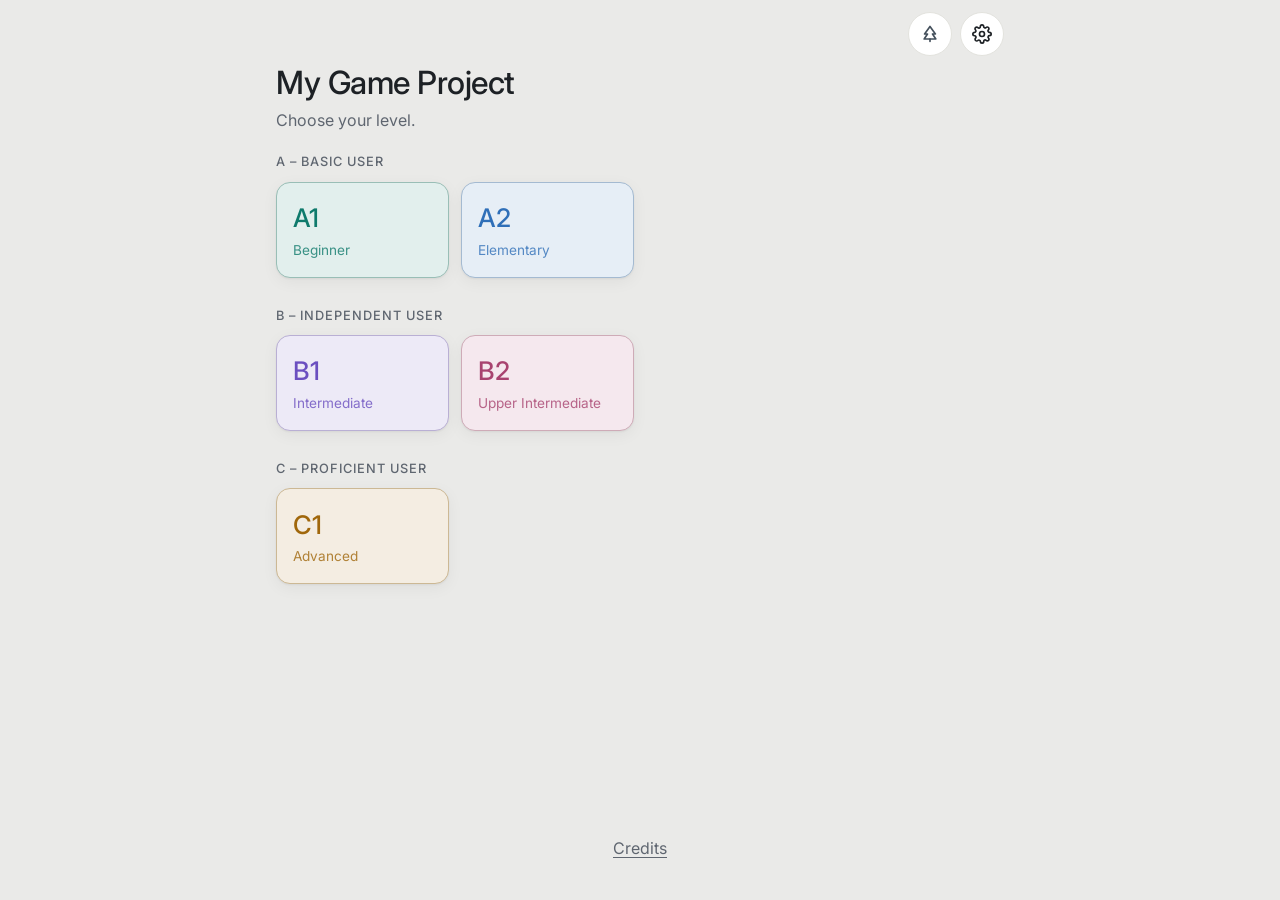
<file: index.html>
<!DOCTYPE html>
<html lang="en">
<head>
<meta charset="UTF-8">
<meta name="viewport" content="width=device-width, initial-scale=1">
<meta name="color-scheme" content="light dark">
<title>My Game Project</title>
<script>
  // Apply the saved theme before first paint (see DESIGN.md "Light and dark mode").
  try {
    var savedTheme = localStorage.getItem('lg-theme');
    if (savedTheme === 'light' || savedTheme === 'dark') document.documentElement.dataset.theme = savedTheme;
  } catch (e) { /* storage unavailable: follow the device */ }
</script>
<link rel="preconnect" href="https://fonts.googleapis.com">
<link rel="preconnect" href="https://fonts.gstatic.com" crossorigin>
<link rel="stylesheet" href="https://fonts.googleapis.com/css2?family=Inter:wght@400;500&display=swap">
<style>
  /* Design language: see DESIGN.md. Change token values here, not inline. */
  :root {
    --lvl-A1: #0F7A6C;
    --lvl-A2: #2F6FB8;
    --lvl-B1: #6B4FC0;
    --lvl-B2: #A8436F;
    --lvl-C1: #A0670B;
    --neutral-accent: #44505C;

    --bg: #F6F6F3;
    --surface: #FFFFFF;
    --fg: #1D2125;
    --muted: #5F6670;
    --border: #E3E3DE;
    --ok: #1E7B3C;
    --bad: #B3261E;
    --extra: #C2410C;
    --on-accent: #FFFFFF;
    --knob: #FFFFFF;
    --shadow: 0 1px 2px rgba(20, 24, 28, 0.05), 0 4px 16px rgba(20, 24, 28, 0.05);
    --shadow-lg: 0 8px 32px rgba(20, 24, 28, 0.16);
    --overlay: rgba(20, 24, 28, 0.5);
    --tint: 7%;
    --soft: 12%;

    --accent: var(--neutral-accent);
    --radius: 14px;
    --radius-sm: 10px;
    --gap: 12px;
    --font: "Inter", system-ui, -apple-system, "Segoe UI", Roboto, "Helvetica Neue", Arial, sans-serif;
    color-scheme: light;
  }

  @media (prefers-color-scheme: dark) {
    :root:not([data-theme="light"]) {
      --lvl-A1: #5CC9B8;
      --lvl-A2: #7DB1EC;
      --lvl-B1: #A894EE;
      --lvl-B2: #E89BBB;
      --lvl-C1: #E7B54F;
      --neutral-accent: #B4BEC9;
      --bg: #121417;
      --surface: #1A1D21;
      --fg: #E6E8EB;
      --muted: #9AA1AA;
      --border: #2C3137;
      --ok: #6CCB8A;
      --bad: #F08A80;
      --extra: #FB923C;
      --on-accent: #121417;
      --knob: #E6E8EB;
      --shadow: 0 1px 2px rgba(0, 0, 0, 0.3), 0 4px 16px rgba(0, 0, 0, 0.25);
      --shadow-lg: 0 8px 32px rgba(0, 0, 0, 0.5);
      --overlay: rgba(0, 0, 0, 0.66);
      --tint: 10%;
      --soft: 18%;
      color-scheme: dark;
    }
  }

  :root[data-theme="dark"] {
    --lvl-A1: #5CC9B8;
    --lvl-A2: #7DB1EC;
    --lvl-B1: #A894EE;
    --lvl-B2: #E89BBB;
    --lvl-C1: #E7B54F;
    --neutral-accent: #B4BEC9;
    --bg: #121417;
    --surface: #1A1D21;
    --fg: #E6E8EB;
    --muted: #9AA1AA;
    --border: #2C3137;
    --ok: #6CCB8A;
    --bad: #F08A80;
    --extra: #FB923C;
    --on-accent: #121417;
    --knob: #E6E8EB;
    --shadow: 0 1px 2px rgba(0, 0, 0, 0.3), 0 4px 16px rgba(0, 0, 0, 0.25);
    --shadow-lg: 0 8px 32px rgba(0, 0, 0, 0.5);
    --overlay: rgba(0, 0, 0, 0.66);
    --tint: 10%;
    --soft: 18%;
    color-scheme: dark;
  }

  /* The level accent is chosen by body[data-level]; derived tints are computed on body. */
  body[data-level="A1"] { --accent: var(--lvl-A1); }
  body[data-level="A2"] { --accent: var(--lvl-A2); }
  body[data-level="B1"] { --accent: var(--lvl-B1); }
  body[data-level="B2"] { --accent: var(--lvl-B2); }
  body[data-level="C1"] { --accent: var(--lvl-C1); }

  * { box-sizing: border-box; }

  html { -webkit-text-size-adjust: 100%; }

  body {
    --page-bg: color-mix(in srgb, var(--accent) var(--tint), var(--bg));
    --accent-soft: color-mix(in srgb, var(--accent) var(--soft), var(--surface));
    --accent-line: color-mix(in srgb, var(--accent) 40%, var(--border));
    --ok-soft: color-mix(in srgb, var(--ok) var(--soft), var(--surface));
    --bad-soft: color-mix(in srgb, var(--bad) var(--soft), var(--surface));
    margin: 0;
    min-height: 100vh;
    min-height: 100dvh;
    display: flex;
    flex-direction: column;
    background: var(--page-bg);
    color: var(--fg);
    font-family: var(--font);
    font-weight: 400;
    font-size: 16px;
    line-height: 1.5;
    transition: background-color 0.3s ease;
  }

  [hidden] { display: none !important; }

  /* Top bar (Settings button), hidden on the quiz screen */
  .topbar {
    width: 100%;
    max-width: 760px;
    margin: 0 auto;
    padding: 12px 16px 0;
    display: flex;
    justify-content: flex-end;
    gap: 8px;
  }
  .icon-btn {
    width: 44px;
    height: 44px;
    min-height: 44px;
    padding: 0;
    display: inline-flex;
    align-items: center;
    justify-content: center;
    border-radius: 50%;
  }
  .icon-btn svg { width: 20px; height: 20px; }

  main {
    flex: 1;
    width: 100%;
    max-width: 760px;
    margin: 0 auto;
    padding: 8px 16px 32px;
  }

  .screen { animation: rise 0.22s ease-out; }

  h1 {
    margin: 0 0 6px;
    font-size: clamp(1.5rem, 1.2rem + 1.2vw, 2rem);
    font-weight: 500;
    letter-spacing: -0.015em;
    line-height: 1.2;
  }
  .subtitle, .breadcrumb { margin: 0 0 20px; color: var(--muted); }
  .breadcrumb { font-size: 0.95rem; }
  .breadcrumb:empty { display: none; }

  /* Buttons */
  button {
    font: inherit;
    font-weight: 500;
    color: inherit;
    min-height: 48px;
    padding: 12px 18px;
    border: 1px solid var(--border);
    border-radius: var(--radius-sm);
    background: var(--surface);
    cursor: pointer;
    -webkit-tap-highlight-color: transparent;
    transition: background-color 0.15s, border-color 0.15s, color 0.15s, transform 0.1s;
  }
  button:hover:not(:disabled) { border-color: var(--accent-line); background: var(--accent-soft); }
  button:active:not(:disabled) { transform: scale(0.98); }
  button:focus-visible { outline: 3px solid color-mix(in srgb, var(--accent) 55%, transparent); outline-offset: 2px; }
  button:disabled { opacity: 0.55; cursor: not-allowed; }
  button.primary { background: var(--accent); border-color: var(--accent); color: var(--on-accent); }
  button.primary:hover:not(:disabled) {
    background: color-mix(in srgb, var(--accent) 86%, var(--fg));
    border-color: color-mix(in srgb, var(--accent) 86%, var(--fg));
  }

  .back-btn {
    margin: 0 0 12px -8px;
    padding: 8px 14px 8px 8px;
    min-height: 44px;
    background: transparent;
    border-color: transparent;
    color: var(--muted);
  }
  .back-btn:hover:not(:disabled) { color: var(--fg); }

  .card {
    background: var(--surface);
    border: 1px solid var(--border);
    border-radius: var(--radius);
    box-shadow: var(--shadow);
    padding: 20px;
  }

  /* Menu grids: 2 columns on phones, auto-fill on wider screens */
  .grid { display: grid; grid-template-columns: repeat(2, minmax(0, 1fr)); gap: var(--gap); }
  @media (min-width: 600px) {
    .grid { grid-template-columns: repeat(auto-fill, minmax(160px, 1fr)); }
  }
  .menu-btn {
    position: relative;
    min-height: 72px;
    padding: 14px 16px;
    border-radius: var(--radius);
    box-shadow: var(--shadow);
    text-align: left;
    display: flex;
    flex-direction: column;
    justify-content: center;
    gap: 2px;
  }
  .menu-btn small { color: var(--muted); font-weight: 400; font-size: 0.9rem; }
  /* The quiz suggested by "Next exercise" on the Difficulty screen */
  .menu-btn.is-next { border-color: var(--accent); box-shadow: 0 0 0 2px var(--accent); }
  .next-tag {
    position: absolute;
    top: 8px;
    right: 10px;
    padding: 1px 9px;
    border-radius: 999px;
    background: var(--accent);
    color: var(--on-accent);
    font-size: 0.75rem;
    font-weight: 500;
    line-height: 1.5;
  }

  .level-btn {
    --chip: var(--accent);
    min-height: 96px;
    font-size: 1.6rem;
    letter-spacing: -0.01em;
    color: var(--chip);
    background: color-mix(in srgb, var(--chip) var(--soft), var(--surface));
    border-color: color-mix(in srgb, var(--chip) 35%, var(--border));
  }
  .level-btn small { color: var(--chip); opacity: 0.8; font-size: 0.85rem; letter-spacing: 0; }
  .level-group + .level-group { margin-top: 28px; }
  .level-group-title {
    margin: 0 0 10px;
    font-size: 0.8rem;
    font-weight: 500;
    letter-spacing: 0.08em;
    text-transform: uppercase;
    color: var(--muted);
  }
  .level-btn:hover:not(:disabled) {
    background: color-mix(in srgb, var(--chip) calc(var(--soft) * 1.7), var(--surface));
    border-color: var(--chip);
  }

  /* Switch */
  .switch-row {
    display: flex;
    align-items: center;
    gap: 14px;
    margin-top: 20px;
    padding: 14px 16px;
    min-height: 56px;
    background: var(--surface);
    border: 1px solid var(--border);
    border-radius: var(--radius);
    cursor: pointer;
  }
  .switch { position: relative; flex: none; width: 48px; height: 28px; }
  .switch input { position: absolute; inset: 0; opacity: 0; width: 100%; height: 100%; margin: 0; cursor: pointer; }
  .switch .slider {
    position: absolute;
    inset: 0;
    background: color-mix(in srgb, var(--fg) 22%, var(--surface));
    border-radius: 14px;
    pointer-events: none;
    transition: background-color 0.2s;
  }
  .switch .slider::before {
    content: "";
    position: absolute;
    top: 3px;
    left: 3px;
    width: 22px;
    height: 22px;
    background: var(--knob);
    border-radius: 50%;
    box-shadow: 0 1px 2px rgba(0, 0, 0, 0.2);
    transition: transform 0.2s ease;
  }
  .switch input:checked + .slider { background: var(--accent); }
  .switch input:checked + .slider::before { transform: translateX(20px); background: var(--on-accent); }
  .switch input:focus-visible + .slider { outline: 3px solid color-mix(in srgb, var(--accent) 55%, transparent); outline-offset: 2px; }

  /* Quiz header */
  .quiz-meta {
    display: flex;
    flex-wrap: wrap;
    justify-content: space-between;
    align-items: center;
    gap: 8px;
    margin-bottom: 10px;
    color: var(--muted);
    font-weight: 500;
    font-variant-numeric: tabular-nums;
  }
  #quiz-timer-text { color: var(--fg); }
  #quiz-timer-text.is-extension { color: var(--extra); }
  .timer-bar {
    height: 8px;
    margin-bottom: 20px;
    border-radius: 999px;
    overflow: hidden;
    background: color-mix(in srgb, var(--accent) 16%, var(--surface));
  }
  .timer-fill { height: 100%; width: 100%; border-radius: inherit; background: var(--accent); transition: width 0.1s linear; }
  .timer-bar.is-low .timer-fill { animation: pulse 1s ease-in-out infinite; }
  .timer-bar.is-extension { background: color-mix(in srgb, var(--extra) 16%, var(--surface)); }
  .timer-bar.is-extension .timer-fill {
    background: repeating-linear-gradient(-45deg, var(--extra) 0 8px, color-mix(in srgb, var(--extra) 70%, var(--surface)) 8px 16px);
  }

  .prompt { font-size: 1.25rem; font-weight: 500; line-height: 1.45; margin: 0 0 18px; }
  .instructions { color: var(--muted); margin: 0 0 12px; }
  .options { display: grid; gap: 10px; }
  .options.two { grid-template-columns: 1fr 1fr; }
  .option { min-height: 56px; text-align: left; font-size: 1.05rem; }
  .options.two .option { text-align: center; }

  .is-correct { background: var(--ok-soft) !important; border-color: var(--ok) !important; color: var(--ok) !important; }
  .is-wrong { background: var(--bad-soft) !important; border-color: var(--bad) !important; color: var(--bad) !important; }
  button.is-correct:disabled, button.is-wrong:disabled { opacity: 1; }
  .pop { animation: pop 0.32s ease-out; }

  .check-btn { width: 100%; margin-top: 4px; }
  @media (min-width: 600px) { .check-btn { width: auto; min-width: 160px; } }

  /* Fill in the blanks */
  .word-bank {
    display: flex;
    flex-wrap: wrap;
    gap: 10px;
    min-height: 66px;
    padding: 10px;
    margin-bottom: 18px;
    background: var(--accent-soft);
    border: 1.5px dashed var(--accent-line);
    border-radius: var(--radius-sm);
  }
  .chip {
    display: inline-flex;
    align-items: center;
    min-height: 44px;
    padding: 8px 18px;
    background: var(--surface);
    border: 1px solid var(--border);
    border-radius: 999px;
    box-shadow: var(--shadow);
    font-weight: 500;
  }
  .fill-sentence { line-height: 2.4; }
  /* Typed blank: fixed width so it never hints at the word's length */
  .blank-input {
    width: 9.5em;
    max-width: 100%;
    min-height: 46px;
    padding: 4px 10px;
    vertical-align: middle;
    font: inherit;
    color: var(--fg);
    background: color-mix(in srgb, var(--accent) 6%, var(--surface));
    border: none;
    border-bottom: 2px solid var(--accent);
    border-radius: 8px 8px 0 0;
    outline: none;
  }
  .blank-input:focus-visible { background: var(--accent-soft); box-shadow: 0 0 0 2px var(--accent-line); }
  .blank-input:disabled { opacity: 1; }
  .blank-input.is-partial { background: var(--accent-soft) !important; border-color: var(--accent) !important; }

  /* SmartBoard mode: tappable bank words and a tappable blank (no typing) */
  button.chip { cursor: pointer; font: inherit; font-weight: 500; color: var(--fg); }
  .chip.is-used { opacity: 0.4; border-style: dashed; }
  .blank-slot {
    display: inline-block;
    width: 9.5em;
    max-width: 100%;
    min-height: 46px;
    padding: 4px 10px;
    vertical-align: middle;
    font: inherit;
    font-weight: 500;
    text-align: center;
    color: var(--fg);
    background: color-mix(in srgb, var(--accent) 6%, var(--surface));
    border: none;
    border-bottom: 2px solid var(--accent);
    border-radius: 8px 8px 0 0;
    cursor: pointer;
  }
  .blank-slot:disabled { opacity: 1; }

  /* Matching */
  /* Phones: the word column is only as wide as its longest word (words never break), the meanings get
     the rest, and the pair badge sits on the top-right corner, so no text space is kept free for it.
     Wider screens: equal columns, badge inside the box on the right. */
  .match-columns { display: grid; grid-template-columns: auto 1fr; gap: var(--gap); margin-bottom: 16px; }
  .match-col { display: grid; gap: 10px; align-content: start; }
  .match-item { position: relative; min-height: 52px; padding: 10px 12px; text-align: left; overflow-wrap: anywhere; }
  .match-col:first-child .match-item { overflow-wrap: normal; }
  .match-item[data-pair] { border-color: var(--accent-line); }
  .match-item.is-selected { border-color: var(--accent); background: var(--accent-soft); box-shadow: inset 0 0 0 1px var(--accent); }
  .match-item[data-pair]::after {
    content: attr(data-pair);
    position: absolute;
    top: -8px;
    right: -8px;
    width: 22px;
    height: 22px;
    display: flex;
    align-items: center;
    justify-content: center;
    border-radius: 50%;
    background: var(--accent);
    color: var(--on-accent);
    font-size: 0.8rem;
  }
  @media (min-width: 600px) {
    .match-columns { grid-template-columns: 1fr 1fr; }
    .match-item { padding: 12px 42px 12px 18px; }
    .match-item[data-pair]::after { top: 50%; right: 10px; width: 24px; height: 24px; transform: translateY(-50%); }
  }

  .feedback {
    margin: 16px 0;
    padding: 14px 16px;
    border: 1px solid var(--border);
    border-radius: var(--radius-sm);
    animation: rise 0.25s ease-out;
  }
  .feedback.ok { background: var(--ok-soft); border-color: color-mix(in srgb, var(--ok) 40%, var(--surface)); }
  .feedback.bad { background: var(--bad-soft); border-color: color-mix(in srgb, var(--bad) 40%, var(--surface)); }
  .feedback.partial { background: var(--accent-soft); border-color: var(--accent-line); }
  .feedback.ok strong { color: var(--ok); }
  .feedback.bad strong { color: var(--bad); }
  .feedback.partial strong { color: var(--accent); }
  .feedback .points { color: var(--muted); }
  .feedback p { margin: 4px 0; }
  .feedback strong { font-weight: 500; font-size: 1.1rem; }

  #quiz-next { width: 100%; }
  @media (min-width: 600px) { #quiz-next { width: auto; min-width: 160px; } }

  .actions { display: flex; flex-wrap: wrap; gap: var(--gap); margin-top: 16px; }
  .actions button { flex: 1 1 auto; }
  @media (min-width: 600px) { .actions button { flex: 0 0 auto; min-width: 140px; } }

  /* Results */
  .results-hero { text-align: center; }
  .results-score { margin: 4px 0 0; font-variant-numeric: tabular-nums; }
  .score-num { font-size: 3.5rem; font-weight: 500; line-height: 1.1; color: var(--accent); letter-spacing: -0.02em; }
  .score-max { font-size: 1.25rem; color: var(--muted); }
  .score-na { font-size: 1.5rem; font-weight: 500; color: var(--accent); }
  .results-summary { display: flex; flex-wrap: wrap; justify-content: center; gap: 8px; margin: 14px 0 0; padding: 0; list-style: none; }
  .results-summary li { padding: 4px 12px; border-radius: 999px; background: var(--accent-soft); font-size: 0.9rem; }
  .results-hero .actions { justify-content: center; }
  .results-list { list-style: none; padding: 0; margin: 20px 0 0; display: grid; gap: var(--gap); }
  .results-list li {
    padding: 14px 16px;
    background: var(--surface);
    border: 1px solid var(--border);
    border-left: 4px solid var(--muted);
    border-radius: var(--radius-sm);
  }
  .results-list li.st-correct { border-left-color: var(--ok); }
  .results-list li.st-incorrect { border-left-color: var(--bad); }
  .results-list li.st-partial { border-left-color: var(--accent); }
  .results-list p { margin: 2px 0; }
  .results-list strong { font-weight: 500; }
  .results-list .label { color: var(--muted); }

  /* Footer / credits */
  footer { padding: 16px 16px 28px; text-align: center; }
  .link-btn {
    min-height: 44px;
    background: none;
    border: none;
    color: var(--muted);
    font-weight: 400;
    text-decoration: underline;
    text-underline-offset: 3px;
  }
  .link-btn:hover:not(:disabled) { background: none; color: var(--accent); }

  /* Modal */
  .modal-overlay {
    position: fixed;
    inset: 0;
    z-index: 900;
    display: flex;
    align-items: center;
    justify-content: center;
    padding: 16px;
    background: var(--overlay);
    animation: fade 0.2s ease-out;
  }
  .modal {
    width: 100%;
    max-width: 440px;
    max-height: 90vh;
    overflow: auto;
    padding: 24px;
    background: var(--surface);
    border: 1px solid var(--border);
    border-radius: 16px;
    box-shadow: var(--shadow-lg);
    animation: rise 0.2s ease-out;
  }
  .modal-head { display: flex; align-items: center; gap: 12px; margin: 0 0 8px; }
  .modal-head .icon-btn { margin-left: -6px; flex: none; }
  .modal h2 { margin: 0; font-size: 1.35rem; font-weight: 500; }
  .modal p { color: var(--muted); }
  .modal ul { padding-left: 20px; }
  /* "Words in this game" pop-up: word, type, meaning */
  .modal ul.word-list { list-style: none; padding: 0; margin: 8px 0 0; display: grid; gap: 8px; }
  .word-list li {
    padding: 8px 12px;
    background: var(--accent-soft);
    border-radius: var(--radius-sm);
  }
  .word-list .word { font-weight: 500; }
  .modal .word-list .word-sense { margin: 2px 0 0; color: var(--fg); }
  .word-list .word-type { margin-right: 4px; color: var(--muted); font-size: 0.85rem; font-style: italic; }
  /* the word type used in this game */
  .word-list .word-type.is-used {
    color: var(--fg);
    text-decoration: underline;
    text-decoration-color: var(--accent);
    text-decoration-thickness: 2px;
    text-underline-offset: 3px;
  }

  /* Settings pop-up: one row per setting (name + control, short explanation underneath) */
  .settings { display: grid; gap: var(--gap); margin-top: 12px; }
  .setting { padding: 12px 14px; border: 1px solid var(--border); border-radius: var(--radius-sm); }
  .setting-head { display: flex; align-items: center; justify-content: space-between; gap: 14px; }
  label.setting-head { min-height: 44px; cursor: pointer; }
  .setting-name { font-weight: 500; }
  .modal .setting-help { margin: 4px 0 0; font-size: 0.9rem; color: var(--muted); }
  .segmented { display: flex; gap: 4px; margin-top: 8px; padding: 4px; background: var(--accent-soft); border-radius: var(--radius-sm); }
  .segmented button {
    flex: 1 1 0;
    min-height: 44px;
    padding: 8px;
    display: inline-flex;
    align-items: center;
    justify-content: center;
    gap: 6px;
    border: none;
    background: transparent;
    font-weight: 400;
  }
  .segmented button svg { width: 18px; height: 18px; flex: none; }
  .segmented button[aria-pressed="true"],
  .segmented button[aria-pressed="true"]:hover:not(:disabled) { background: var(--accent); color: var(--on-accent); font-weight: 500; }
  .settings-note { margin: 12px 0 0; text-align: center; font-size: 0.85rem; color: var(--muted); }
  .setting-head.can-wrap { flex-wrap: wrap; }

  /* Language toggle (Settings): a sliding pill, both names always shown (DESIGN.md "Language toggle").
     Plain elements, not buttons: a tap on a half picks that side, arrow keys pick a side, Space / Enter switch. */
  .lang-toggle {
    position: relative;
    display: grid;
    grid-template-columns: 1fr 1fr;
    flex: none;
    box-sizing: border-box;
    width: 176px;
    height: 44px;
    padding: 3px;
    border-radius: 22px;
    background: color-mix(in srgb, var(--accent) 11%, var(--surface));
    border: 1px solid color-mix(in srgb, var(--accent) 26%, var(--surface));
    cursor: pointer;
    user-select: none;
    -webkit-tap-highlight-color: transparent;
  }
  .lang-toggle:focus-visible { outline: 3px solid color-mix(in srgb, var(--accent) 55%, transparent); outline-offset: 2px; }
  .lang-thumb {
    position: absolute;
    top: 3px;
    left: 3px;
    width: calc(50% - 3px);
    height: 36px;
    border-radius: 18px;
    background: var(--accent);
    box-shadow: 0 1px 4px color-mix(in srgb, #000 28%, transparent), inset 0 1px 0 color-mix(in srgb, #fff 30%, transparent);
    transition: transform 0.3s cubic-bezier(0.22, 0.9, 0.3, 1);
  }
  .lang-toggle[aria-checked="true"] .lang-thumb { transform: translateX(100%); }
  .lang-toggle:active .lang-thumb { transform: scale(0.98); }
  .lang-toggle[aria-checked="true"]:active .lang-thumb { transform: translateX(100%) scale(0.98); }
  .lang-lbl {
    position: relative;
    display: flex;
    align-items: center;
    justify-content: center;
    font-weight: 500;
    letter-spacing: 0.01em;
    color: var(--muted);
    transition: color 0.22s ease-out;
  }
  .lang-lbl.is-on { color: var(--on-accent); }

  /* Menu tree: a drawer on the right on wide screens, a bottom sheet on phones */
  #tree-btn, #home-btn { color: var(--accent); }
  .tree-overlay {
    position: fixed;
    inset: 0;
    z-index: 890;
    background: var(--overlay);
    opacity: 0;
    transition: opacity 0.25s ease;
  }
  .tree-overlay.is-open { opacity: 1; }
  .tree-panel {
    position: absolute;
    top: 0;
    right: 0;
    bottom: 0;
    width: min(340px, 100%);
    padding: 20px;
    overflow: auto;
    background: var(--surface);
    border-left: 1px solid var(--border);
    box-shadow: var(--shadow-lg);
    transform: translateX(100%);
    transition: transform 0.28s cubic-bezier(0.2, 0.8, 0.2, 1);
    will-change: transform; /* the panel is moved on the graphics card, no repaint per frame */
  }
  .tree-overlay.is-open .tree-panel { transform: none; }
  @media (max-width: 599px) {
    .tree-panel {
      top: auto;
      left: 0;
      width: auto;
      max-height: 75vh;
      max-height: 75dvh;
      padding-bottom: max(20px, env(safe-area-inset-bottom));
      border-left: none;
      border-top: 1px solid var(--border);
      border-radius: 16px 16px 0 0;
      transform: translateY(100%);
      transition-duration: 0.22s;
    }
  }
  .tree-head { display: flex; align-items: center; justify-content: space-between; gap: 12px; margin-bottom: 12px; }
  .tree-head h2 { margin: 0; font-size: 1.35rem; font-weight: 500; }
  .tree-close { min-height: 44px; padding: 8px 14px; }
  .tree { list-style: none; margin: 0; padding: 0; }
  /* each step sits one level deeper; an elbow line joins it to the step above, a dot marks it */
  .tree li {
    position: relative;
    margin-left: calc(var(--depth) * 14px);
    padding-left: 22px;
    opacity: 0;
    transform: translateX(10px);
    transition: opacity 0.3s ease, transform 0.3s ease;
  }
  .tree-overlay.is-open .tree li {
    opacity: 1;
    transform: none;
    transition-delay: calc(0.12s + var(--i) * 0.06s);
  }
  .tree li + li::before {
    content: "";
    position: absolute;
    left: -8px;
    top: 0;
    width: 14px;
    height: 21px;
    border-left: 2px solid var(--accent-line);
    border-bottom: 2px solid var(--accent-line);
    border-bottom-left-radius: 8px;
  }
  .tree li::after {
    content: "";
    position: absolute;
    left: 0;
    top: 15px;
    width: 12px;
    height: 12px;
    border-radius: 50%;
    background: var(--accent);
  }
  .tree li.is-pending::after { background: var(--surface); border: 2px solid var(--muted); }
  .tree li.is-current::after { box-shadow: 0 0 0 4px color-mix(in srgb, var(--accent) 30%, transparent); }
  .tree-step {
    display: block;
    width: 100%;
    min-height: 56px;
    margin: 2px 0;
    padding: 8px 12px;
    text-align: left;
    border: 1px solid transparent;
    background: transparent;
    font-weight: 400;
  }
  .tree-step .cap { display: block; color: var(--muted); font-size: 0.8rem; }
  .tree-step .val { display: block; font-weight: 500; overflow-wrap: anywhere; }
  .tree li.is-pending .tree-step .val { font-weight: 400; color: var(--muted); }
  .tree li.is-current .tree-step { background: var(--accent-soft); border-color: var(--accent-line); }
  .tree-here {
    margin-left: 6px;
    padding: 0 8px;
    border-radius: 999px;
    background: var(--accent);
    color: var(--on-accent);
    font-size: 0.72rem;
    font-weight: 500;
    white-space: nowrap;
  }

  .confetti { position: fixed; inset: 0; width: 100%; height: 100%; pointer-events: none; z-index: 950; }

  @keyframes fade { from { opacity: 0; } to { opacity: 1; } }
  @keyframes rise { from { opacity: 0; transform: translateY(6px); } to { opacity: 1; transform: none; } }
  @keyframes pop { 0% { transform: scale(1); } 40% { transform: scale(1.035); } 100% { transform: scale(1); } }
  @keyframes pulse { 0%, 100% { opacity: 1; } 50% { opacity: 0.55; } }

  @media (prefers-reduced-motion: reduce) {
    *, *::before, *::after { animation: none !important; transition: none !important; }
  }
</style>
</head>
<body>

<header class="topbar" id="topbar">
  <button class="icon-btn" id="home-btn" type="button" title="Main menu" aria-label="Main menu" data-i18n-label="mainMenu"></button>
  <button class="icon-btn" id="tree-btn" type="button" title="Menu tree" aria-label="Menu tree" data-i18n-label="menuTree"></button>
  <button class="icon-btn" id="settings-btn" type="button" title="Settings" aria-label="Settings" data-i18n-label="settings"></button>
</header>

<main id="app">

  <!-- Screen: level selection (root, no back button) -->
  <section id="screen-level" class="screen">
    <h1>My Game Project</h1>
    <p class="subtitle" data-i18n="chooseLevel">Choose your level.</p>
    <div id="level-buttons"></div>
  </section>

  <!-- Screen: category (Vocabulary / Grammar) -->
  <section id="screen-category" class="screen" hidden>
    <button class="back-btn" data-back="level" data-i18n="backArrow">&larr; Back</button>
    <h1 data-i18n="practiceTitle">What do you want to practice?</h1>
    <p class="breadcrumb"></p>
    <div class="grid" id="category-buttons"></div>
  </section>

  <!-- Screen: topic -->
  <section id="screen-topic" class="screen" hidden>
    <button class="back-btn" data-back="category" data-i18n="backArrow">&larr; Back</button>
    <h1 data-i18n="topicTitle">Choose a topic</h1>
    <p class="breadcrumb"></p>
    <div class="grid" id="topic-buttons"></div>
  </section>

  <!-- Screen: question type -->
  <section id="screen-type" class="screen" hidden>
    <button class="back-btn" data-back="topic" data-i18n="backArrow">&larr; Back</button>
    <h1 data-i18n="typeTitle">Choose a question type</h1>
    <p class="breadcrumb"></p>
    <div class="grid" id="type-buttons"></div>
  </section>

  <!-- Screen: difficulty + same-duration switch -->
  <section id="screen-difficulty" class="screen" hidden>
    <button class="back-btn" data-back="type" data-i18n="backArrow">&larr; Back</button>
    <h1 data-i18n="difficultyTitle">Choose a difficulty</h1>
    <p class="breadcrumb"></p>
    <div class="grid" id="difficulty-buttons"></div>
    <label class="switch-row">
      <span class="switch">
        <input type="checkbox" id="same-duration-switch">
        <span class="slider"></span>
      </span>
      <span data-i18n="sameDuration">Same duration per question across all difficulty settings</span>
    </label>
  </section>

  <!-- Screen: quiz (game page: no credits, no top bar) -->
  <section id="screen-quiz" class="screen" hidden>
    <button class="back-btn" id="quiz-quit" data-i18n="backArrow">&larr; Back</button>
    <p class="breadcrumb"></p>
    <div class="quiz-meta">
      <span id="quiz-progress"></span>
      <span id="quiz-score"></span>
      <span id="quiz-timer-text"></span>
    </div>
    <div class="timer-bar" id="quiz-timer-bar"><div class="timer-fill" id="quiz-timer-fill"></div></div>
    <div id="quiz-question" class="card" lang="en"></div>
    <div id="quiz-feedback" class="feedback" hidden></div>
    <button id="quiz-next" class="primary" hidden>Next</button>
  </section>

  <!-- Screen: results -->
  <section id="screen-results" class="screen" hidden>
    <button class="back-btn" data-back="difficulty" data-i18n="backArrow">&larr; Back</button>
    <h1 data-i18n="resultsTitle">Your results</h1>
    <p class="breadcrumb"></p>
    <div class="card results-hero">
      <p class="results-score" id="results-score"></p>
      <ul class="results-summary" id="results-summary"></ul>
      <div class="actions">
        <button class="primary" id="results-next" data-i18n="nextExercise">Next exercise</button>
        <button id="results-retry" data-i18n="retry">Retry</button>
        <button id="results-home" data-i18n="mainMenu">Main menu</button>
      </div>
    </div>
    <ol class="results-list" id="results-list"></ol>
  </section>

</main>

<footer id="credits-footer">
  <button class="link-btn" id="credits-btn" data-i18n="credits">Credits</button>
</footer>

<div class="tree-overlay" id="tree-overlay" hidden>
  <aside class="tree-panel" role="dialog" aria-modal="true" aria-labelledby="tree-title">
    <div class="tree-head">
      <h2 id="tree-title" data-i18n="treeTitle">Where you are</h2>
      <button type="button" class="tree-close" id="tree-close" data-i18n="close">Close</button>
    </div>
    <ol class="tree" id="tree-list"></ol>
  </aside>
</div>

<div class="modal-overlay" id="modal-overlay" hidden>
  <div class="modal" role="dialog" aria-modal="true" aria-labelledby="modal-title">
    <div class="modal-head">
      <button type="button" class="icon-btn" id="modal-back" title="Back" aria-label="Back" data-i18n-label="back" hidden></button>
      <h2 id="modal-title"></h2>
    </div>
    <div id="modal-body"></div>
    <div class="actions" id="modal-actions"></div>
  </div>
</div>

<!--
  Real questions. Key: "level|category|topicIndex|type|difficulty" (e.g. "A1|vocabulary|0|mc|easy").
  Value: array of question objects; shapes in README.md "Question types". The correct answer is stored first
  (options[0], bank[0]); the game shuffles. Missing keys get lorem ipsum questions.
  Must be valid JSON: checked by .gitignore/tools/check_questions.ps1.
-->
<script type="application/json" id="question-bank">
{
  "A1|vocabulary|0|mc|easy": [
    { "type": "mc", "prompt": "Ken sees Anna at school in the morning. He says, \"___, Anna! How are you?\"", "options": ["Hello", "Bye", "Please", "No"], "target": "hello", "targetType": "exclamation", "explanation": "We say \"hello\" when we meet someone. \"Bye\" is for when we leave." },
    { "type": "mc", "prompt": "Lisa: \"See you tomorrow, Sam!\" Sam: \"___, Lisa!\"", "options": ["Bye", "Hello", "Please", "Welcome"], "target": "bye", "explanation": "\"See you tomorrow\" tells us Lisa is leaving. We say \"bye\" to friends when we leave." },
    { "type": "mc", "prompt": "Tom is going to Tokyo for a year. What does his mother say to him at the airport?", "options": ["Goodbye", "Hello", "Please", "Yes"], "target": "goodbye", "targetType": "exclamation", "explanation": "Tom is leaving, so his mother says \"goodbye\". \"Bye\" means the same, but we say it more to friends." },
    { "type": "mc", "prompt": "Emma gives Ben a pen. Ben says, \"___ for the pen, Emma!\"", "options": ["Thanks", "Hello", "Bye", "Please"], "target": "thanks", "targetType": "exclamation", "explanation": "We say \"thanks\" when someone gives us something. It means \"thank you\"." },
    { "type": "mc", "prompt": "Maria is at a cafe. She says, \"A cup of tea, ___.\"", "options": ["please", "sorry", "bye", "hello"], "explanation": "We say \"please\" when we ask for something. It is the nice way to ask." },
    { "type": "mc", "prompt": "Leo is late for class. He says, \"___ I'm late!\"", "options": ["Sorry", "Thanks", "Welcome", "Please"], "target": "sorry", "targetType": "exclamation", "explanation": "We say \"sorry\" when we do something wrong, like being late. \"Sorry I'm late!\" is very common." },
    { "type": "mc", "prompt": "Mia: \"How are you, Ali?\" Ali: \"I'm ___, thank you.\"", "options": ["fine", "blue", "cheap", "tall"], "explanation": "\"I'm fine\" means \"I'm OK, I'm well\". It is a common answer to \"How are you?\"." },
    { "type": "mc", "prompt": "Tom: \"Let's play tennis after school.\" Anna: \"___! Good idea.\"", "options": ["OK", "Sorry", "Bye", "Hello"], "targetType": "exclamation", "explanation": "We say \"OK\" when we agree with an idea. Anna wants to play, too." }
  ],
  "A1|vocabulary|0|mc|medium": [
    { "type": "mc", "prompt": "\"Can I have a sandwich? I'm ___,\" Ken says.", "options": ["hungry", "thirsty", "afraid", "angry"], "explanation": "When you are hungry, you want to eat. When you are thirsty, you want to drink." },
    { "type": "mc", "prompt": "It is very hot today. Maria wants a big glass of cold water. She is ___.", "options": ["thirsty", "hungry", "angry", "afraid"], "explanation": "Maria wants water, so she is thirsty. Hungry people want food." },
    { "type": "mc", "prompt": "Tom works from morning to night. Now he wants to go to bed. He is ___.", "options": ["tired", "hungry", "thirsty", "afraid"], "explanation": "When you are tired, you want to sleep. Tom wants to go to bed." },
    { "type": "mc", "prompt": "Lisa's best friend is moving to another country. Lisa is very ___.", "options": ["sad", "happy", "hot", "hungry"], "explanation": "Lisa is not going to see her best friend every day, so she is sad. \"Sad\" means \"not happy\"." },
    { "type": "mc", "prompt": "Kate's brother breaks her new phone. Kate is very ___.", "options": ["angry", "happy", "tired", "thirsty"], "explanation": "We are angry when someone does something bad to us. Kate's brother broke her new phone." },
    { "type": "mc", "prompt": "Anna: \"My cat is sick.\" Mia: \"___, no! I'm sorry.\"", "options": ["Oh", "Hi", "Bye", "Welcome"], "target": "oh", "explanation": "We say \"oh\" when we hear something new, good or bad. \"Oh, no!\" shows we are sad about the news." },
    { "type": "mc", "prompt": "Tom: \"Do you want to play football?\" Ali: \"___! Let's go!\"", "options": ["Yeah", "Sorry", "Bye", "Welcome"], "target": "yeah", "explanation": "\"Yeah\" means \"yes\". We say it to friends." },
    { "type": "mc", "prompt": "\"___ to our school!\" the teacher says to the new students.", "options": ["Welcome", "Sorry", "Thanks", "Bye"], "target": "welcome", "targetType": "exclamation", "explanation": "We say \"welcome\" to people when they come to a new place. The students are new at the school." }
  ],
  "A1|vocabulary|0|mc|hard": [
    { "type": "mc", "prompt": "Emma runs away from big dogs. She is ___ of them.", "options": ["afraid", "angry", "hungry", "excited"], "explanation": "When you are afraid, you think something bad can happen. We say \"afraid of\" something." },
    { "type": "mc", "prompt": "There is nothing to do at home. Sam watches the clock all day. He is ___.", "options": ["bored", "afraid", "angry", "thirsty"], "explanation": "When there is nothing to do, we feel bored. Sam wants the day to end." },
    { "type": "mc", "prompt": "Tomorrow is Ali's birthday party. He can't wait! He is very ___.", "options": ["excited", "bored", "tired", "afraid"], "explanation": "When something good is going to happen, we are excited. \"I can't wait\" shows this." },
    { "type": "mc", "prompt": "Mia reads lots of books about animals. She is ___ in animals.", "options": ["interested", "afraid", "excited", "bored"], "explanation": "When you are interested in something, you want to know more about it. We say \"interested in\"." },
    { "type": "mc", "prompt": "Teacher: \"Is the answer 12?\" Ken: \"Yes, I'm ___. I checked it twice.\"", "options": ["sure", "sorry", "bored", "hungry"], "explanation": "\"I'm sure\" means \"I know it is true\". Ken checked the answer two times." },
    { "type": "mc", "prompt": "\"I want to ___ you for the beautiful flowers,\" says Tom.", "options": ["thank", "like", "miss", "laugh"], "targetType": "verb", "explanation": "We thank people when they give us something or help us. \"Thank you for…\" is very common." },
    { "type": "mc", "prompt": "Ben writes an email to his aunt. He starts with \"___ Aunt Mary,\".", "options": ["Dear", "Sure", "Sorry", "Afraid"], "target": "dear", "explanation": "We often start a letter or an email with \"Dear\" and the person's name." },
    { "type": "mc", "prompt": "The movie is very funny. Everyone in the theater ___ a lot.", "options": ["laughs", "misses", "hopes", "believes"], "target": "laugh", "targetType": "verb", "explanation": "When something is funny, we laugh. The movie is funny, so the people laugh." }
  ],
  "A1|vocabulary|0|mc|veryhard": [
    { "type": "mc", "prompt": "The lesson is long and slow. Everyone in the class is sleeping! It's so ___.", "options": ["boring", "bored", "exciting", "interesting"], "explanation": "A lesson that makes people sleep is boring. We use \"boring\" for things and \"bored\" for people." },
    { "type": "mc", "prompt": "Our team wins in the last minute! It's a very ___ game.", "options": ["exciting", "excited", "bored", "interested"], "explanation": "A game is exciting; the people who watch it are excited. \"-ing\" words describe the thing, and \"-ed\" words describe how people feel." },
    { "type": "mc", "prompt": "Tom reads a book about space. He learns a lot of new things. The book is very ___.", "options": ["interesting", "interested", "excited", "bored"], "explanation": "A book can be interesting, but it can't be interested. People are interested; things are interesting." },
    { "type": "mc", "prompt": "Ali says he can fly. Nobody ___ him.", "options": ["believes", "misses", "hopes", "thanks"], "target": "believe", "explanation": "To believe someone is to think that their words are true. People can't fly, so nobody thinks Ali's words are true." },
    { "type": "mc", "prompt": "Anna is going to Paris tomorrow. Her friend says, \"I ___ you have a great trip!\"", "options": ["hope", "miss", "thank", "feel"], "explanation": "We use \"hope\" when we want something good to happen. Her friend wants Anna's trip to be great." },
    { "type": "mc", "prompt": "\"What ___?\" Maria asks. There are police cars on our street.", "options": ["happened", "missed", "hoped", "laughed"], "target": "happen", "explanation": "\"What happened?\" asks about something that took place. The police are there, so something took place." },
    { "type": "mc", "prompt": "Mehmet lives in London now. His family is in Ankara. He ___ them a lot.", "options": ["misses", "hopes", "believes", "thanks"], "target": "miss", "explanation": "We miss people when they are not with us and we want to see them. Mehmet's family lives far away." },
    { "type": "mc", "prompt": "Love is a beautiful ___.", "options": ["feeling", "laugh", "goodbye", "hello"], "explanation": "Love is something we feel, so it is a feeling. Happy, sad and angry are feelings, too." }
  ],
  "A1|vocabulary|0|fill|easy": [
    { "type": "fill", "before": "Sara sees her friend Omar in the park. She says, \"", "after": "! How are you, Omar?\"", "answer": "Hi", "bank": ["Hi", "Bye", "Please"], "target": "hi", "explanation": "We say \"hi\" when we meet a friend. It is like \"hello\", but we say it more to friends." },
    { "type": "fill", "before": "Ali answers the phone: \"", "after": "? Who is it?\"", "answer": "Hello", "bank": ["Hello", "Bye", "Thanks"], "target": "hello", "targetType": "exclamation", "explanation": "We often say \"hello\" when we answer the phone. \"Hello? Who is it?\" is very common." },
    { "type": "fill", "before": "Paul leaves school and says, \"", "after": ", everyone! See you on Monday!\"", "answer": "Bye", "bank": ["Bye", "Hello", "Please"], "target": "bye", "explanation": "Paul is leaving, so he says \"bye\". We say \"hello\" when we arrive." },
    { "type": "fill", "before": "The train is leaving. Mia's mother says, \"", "after": ", Mia! Call me tonight!\"", "answer": "Goodbye", "bank": ["Goodbye", "Hello", "Welcome"], "target": "goodbye", "targetType": "exclamation", "explanation": "Mia is leaving on the train, so her mother says \"goodbye\"." },
    { "type": "fill", "before": "Waiter: \"Here is your pizza.\" Lucas: \"", "after": "!\"", "answer": "Thanks", "bank": ["Thanks", "Sorry", "Bye"], "target": "thanks", "targetType": "exclamation", "explanation": "We say \"thanks\" when someone gives us something. The waiter gives Lucas his pizza." },
    { "type": "fill", "before": "Can I have some water,", "after": "?", "answer": "please", "bank": ["please", "sorry", "hello"], "explanation": "We say \"please\" when we ask for something. It makes the question nice." },
    { "type": "fill", "before": "\"I'm", "after": "I broke your cup,\" Nina says.", "answer": "sorry", "bank": ["sorry", "fine", "blue"], "targetType": "adjective", "explanation": "We say \"I'm sorry\" when we do something wrong. Nina broke her friend's cup." },
    { "type": "fill", "before": "My brother is sick, but my sister is", "after": ".", "answer": "fine", "bank": ["fine", "blue", "cheap"], "explanation": "\"Fine\" means \"well, not sick\". The brother is sick, but the sister is not." }
  ],
  "A1|vocabulary|0|fill|medium": [
    { "type": "fill", "before": "\"", "after": ", Mike! Wait for me!\" Sam calls from across the street.", "answer": "Hey", "bank": ["Hey", "Goodbye", "Welcome"], "target": "hey", "explanation": "We say \"hey\" when we want a friend to look at us or listen. It is like \"hi\", but only for friends." },
    { "type": "fill", "before": "Mom: \"Your phone is on the table.\" Carlos: \"", "after": ", good! Thank you.\"", "answer": "Oh", "bank": ["Oh", "Bye", "Welcome"], "target": "oh", "explanation": "We say \"oh\" when we hear something new. \"Oh, good!\" means we are happy about the news." },
    { "type": "fill", "before": "Amy: \"Thank you for the cake!\" Yuki: \"You're", "after": "!\"", "answer": "welcome", "bank": ["welcome", "hungry", "sad"], "targetType": "adjective", "explanation": "\"You're welcome\" is the answer to \"Thank you\". It is a nice, friendly answer." },
    { "type": "fill", "before": "Elif: \"Let's have lunch now. I'm", "after": "!\"", "answer": "hungry", "bank": ["hungry", "thirsty", "sad"], "explanation": "Elif wants to eat, so she is hungry. \"Thirsty\" is for when we want a drink." },
    { "type": "fill", "before": "After the game, the players drink lots of water. They are", "after": ".", "answer": "thirsty", "bank": ["thirsty", "hungry", "sad"], "explanation": "People drink water when they are thirsty. Players are often thirsty after a game." },
    { "type": "fill", "before": "Omar walks ten miles today. Now he is very", "after": "and sits down.", "answer": "tired", "bank": ["tired", "angry", "sad"], "explanation": "After a long walk, we are tired. We want to sit down or sleep." },
    { "type": "fill", "before": "It's raining, so the children can't go to the park. They are", "after": ".", "answer": "sad", "bank": ["sad", "thirsty", "hungry"], "explanation": "The children can't go to the park, so they are not happy. They are sad." },
    { "type": "fill", "before": "\"Don't take my things without asking!\" Ahmet is", "after": "with his brother.", "answer": "angry", "bank": ["angry", "thirsty", "tired"], "explanation": "Ahmet's brother takes his things, and Ahmet is not happy about it. We are \"angry with\" someone." }
  ],
  "A1|vocabulary|0|fill|hard": [
    { "type": "fill", "before": "Lisa is", "after": "to fly, so she always goes by train.", "answer": "afraid", "bank": ["afraid", "bored", "excited", "interested"], "explanation": "Lisa thinks flying is dangerous, so she is afraid to fly. She takes the train." },
    { "type": "fill", "before": "It's Sunday afternoon, and Ben has nothing to do. He is", "after": ".", "answer": "bored", "bank": ["bored", "afraid", "excited", "sure"], "explanation": "Ben has nothing to do, so he is bored." },
    { "type": "fill", "before": "The children are very", "after": "about the school trip tomorrow.", "answer": "excited", "bank": ["excited", "bored", "afraid", "interested"], "explanation": "The trip is something good that is going to happen, so the children are excited. We say \"excited about\"." },
    { "type": "fill", "before": "\"Are you", "after": "in art?\" \"Yes, I love painting.\"", "answer": "interested", "bank": ["interested", "excited", "bored", "afraid"], "explanation": "The answer \"I love painting\" tells us the person likes art. We say \"interested in\"." },
    { "type": "fill", "before": "\"Is the museum open today?\" \"I'm not", "after": ". Let's check online.\"", "answer": "sure", "bank": ["sure", "afraid", "bored", "interested"], "explanation": "\"I'm not sure\" means \"I don't know\". So they check online." },
    { "type": "fill", "before": "Don't forget to", "after": "your grandfather for the birthday money.", "answer": "thank", "bank": ["thank", "laugh", "hope", "miss"], "targetType": "verb", "explanation": "We thank people when they give us something. Your grandfather gives you money, so you thank him." },
    { "type": "fill", "before": "Maria's email starts: \"", "after": "Tom, thanks for your letter.\"", "answer": "Dear", "bank": ["Dear", "Sure", "Afraid", "Bored"], "target": "dear", "explanation": "Letters and emails often start with \"Dear\" and the person's name." },
    { "type": "fill", "before": "My brother is very funny. He always makes me", "after": ".", "answer": "laugh", "bank": ["laugh", "miss", "hope", "thank"], "targetType": "verb", "explanation": "Funny people make us laugh." }
  ],
  "A1|vocabulary|0|fill|veryhard": [
    { "type": "fill", "before": "This TV show is the same every week. It's really", "after": ".", "answer": "boring", "bank": ["boring", "bored", "exciting", "interesting"], "explanation": "A show that is the same every week is not interesting. It is boring." },
    { "type": "fill", "before": "Nina rides a fast horse for the first time. \"This is so", "after": "!\" she says.", "answer": "exciting", "bank": ["exciting", "excited", "bored", "interested"], "explanation": "Nina is excited, and the ride is exciting. \"-ing\" words describe the thing, and \"-ed\" words describe how people feel." },
    { "type": "fill", "before": "Our new history teacher tells great stories. Her lessons are very", "after": ".", "answer": "interesting", "bank": ["interesting", "interested", "boring", "bored"], "explanation": "Great stories make a lesson interesting. \"Interested\" is for people, not lessons." },
    { "type": "fill", "before": "\"I can speak ten languages,\" says Paul. \"I don't", "after": "you!\" says his friend.", "answer": "believe", "bank": ["believe", "hope", "miss", "happen"], "explanation": "His friend thinks Paul's words are not true. \"I don't believe you\" means \"I don't think it's true\"." },
    { "type": "fill", "before": "I", "after": "it doesn't rain tomorrow. We want to go to the beach.", "answer": "hope", "bank": ["hope", "miss", "laugh", "happen"], "explanation": "We hope for good things in the future. They want good weather for the beach." },
    { "type": "fill", "before": "\"What", "after": "to your arm?\" \"I fell off my bike.\"", "answer": "happened", "bank": ["happened", "hoped", "missed", "believed"], "target": "happen", "explanation": "We ask \"What happened?\" when we want to know about something that took place. He fell off his bike." },
    { "type": "fill", "before": "I", "after": "the bus this morning, so I was late for school.", "answer": "missed", "bank": ["missed", "hoped", "happened", "believed"], "target": "miss", "explanation": "When you miss the bus, you are too late and it goes without you. Then you are late, too." },
    { "type": "fill", "before": "I see my family after a long time. It's a wonderful", "after": ".", "answer": "feeling", "bank": ["feeling", "problem", "question", "mistake"], "explanation": "Seeing your family again makes you very happy. It is a wonderful feeling." }
  ],
  "A1|vocabulary|0|tf|easy": [
    { "type": "tf", "prompt": "When Anna meets her teacher in the morning, she can say \"hello\".", "answer": true, "target": "hello", "targetType": "exclamation", "explanation": "Yes. We say \"hello\" when we meet someone." },
    { "type": "tf", "prompt": "You say \"goodbye\" when you arrive at a party.", "answer": false, "target": "goodbye", "targetType": "exclamation", "explanation": "No. We say \"goodbye\" when we leave. When we arrive, we say \"hello\" or \"hi\"." },
    { "type": "tf", "prompt": "\"Hi\" is a short, friendly way to say \"hello\".", "answer": true, "target": "hi", "explanation": "Yes. We often say \"hi\" to friends and family." },
    { "type": "tf", "prompt": "We say \"thanks\" when we do something wrong.", "answer": false, "target": "thanks", "targetType": "exclamation", "explanation": "No. We say \"thanks\" when someone helps us or gives us something. When we do something wrong, we say \"sorry\"." },
    { "type": "tf", "prompt": "\"Please\" is the answer to \"Thank you\".", "answer": false, "target": "please", "explanation": "No. The answer to \"Thank you\" is \"You're welcome\". We say \"please\" when we ask for something." },
    { "type": "tf", "prompt": "Leo takes his sister's pen without asking. He should say \"sorry\".", "answer": true, "target": "sorry", "targetType": "exclamation", "explanation": "Yes. Leo did something wrong, so he should say \"sorry\"." },
    { "type": "tf", "prompt": "\"I'm fine\" is a good answer to \"How are you?\".", "answer": true, "target": "fine", "explanation": "Yes. \"I'm fine, thank you\" is a very common answer." },
    { "type": "tf", "prompt": "\"OK\" means \"no\".", "answer": false, "target": "OK", "targetType": "exclamation", "explanation": "No. \"OK\" means \"yes\" or \"all right\". We say it when we agree." }
  ],
  "A1|vocabulary|0|tf|medium": [
    { "type": "tf", "prompt": "A thirsty person wants something to eat.", "answer": false, "target": "thirsty", "explanation": "No. A thirsty person wants something to drink, like water or juice. A hungry person wants to eat." },
    { "type": "tf", "prompt": "If you have no breakfast, you are often hungry before lunch.", "answer": true, "target": "hungry", "explanation": "Yes. When we don't eat in the morning, we want food early. We are hungry." },
    { "type": "tf", "prompt": "After a long day at work, people are often tired.", "answer": true, "target": "tired", "explanation": "Yes. Work makes us tired, and we want to sit down or sleep." },
    { "type": "tf", "prompt": "Kate is sad because she gets a great birthday present.", "answer": false, "target": "sad", "explanation": "No. A great present makes us happy, not sad." },
    { "type": "tf", "prompt": "People say \"Welcome!\" when friends come to their new house.", "answer": true, "target": "welcome", "targetType": "exclamation", "explanation": "Yes. We say \"welcome\" when someone comes to our home or a new place." },
    { "type": "tf", "prompt": "When your team wins a game, you feel angry.", "answer": false, "target": "angry", "explanation": "No. When our team wins, we are happy. We are angry when someone does something bad." },
    { "type": "tf", "prompt": "\"Hey\" is a way to say \"goodbye\".", "answer": false, "target": "hey", "explanation": "No. \"Hey\" is like \"hi\". We say it when we meet a friend or want them to listen." },
    { "type": "tf", "prompt": "\"Yeah\" means \"yes\", and we say it to friends.", "answer": true, "target": "yeah", "explanation": "Yes. \"Yeah\" is a friendly way to say \"yes\"." }
  ],
  "A1|vocabulary|0|tf|hard": [
    { "type": "tf", "prompt": "People who are afraid of dogs stay away from them.", "answer": true, "target": "afraid", "explanation": "Yes. When we are afraid of something, we don't want to be near it." },
    { "type": "tf", "prompt": "An exciting movie makes people bored.", "answer": false, "target": "bored", "explanation": "No. An exciting movie makes people excited. We feel bored when we have nothing to do, or when something is not interesting." },
    { "type": "tf", "prompt": "\"I'm excited\" means \"I'm very tired\".", "answer": false, "target": "excited", "explanation": "No. \"Excited\" means very happy because something good is going to happen." },
    { "type": "tf", "prompt": "A person interested in music wants to know more about it.", "answer": true, "target": "interested", "explanation": "Yes. When we are interested in something, we want to learn more about it." },
    { "type": "tf", "prompt": "\"I'm sure\" means \"I don't know\".", "answer": false, "target": "sure", "explanation": "No. \"I'm sure\" means \"I know it is true\". \"I'm not sure\" means \"I don't know\"." },
    { "type": "tf", "prompt": "You can thank a friend for a nice birthday card.", "answer": true, "target": "thank", "targetType": "verb", "explanation": "Yes. We thank people when they give us something or help us." },
    { "type": "tf", "prompt": "People often write \"Dear\" at the end of a letter.", "answer": false, "target": "dear", "explanation": "No. We write \"Dear\" at the start of a letter or email, before the person's name." },
    { "type": "tf", "prompt": "A laugh is a happy sound.", "answer": true, "target": "laugh", "targetType": "noun", "explanation": "Yes. We make this happy sound when something is funny." }
  ],
  "A1|vocabulary|0|tf|veryhard": [
    { "type": "tf", "prompt": "\"I'm boring\" and \"I'm bored\" mean the same thing.", "answer": false, "target": "boring", "explanation": "No. \"I'm bored\" tells how I feel. \"I'm boring\" means other people think I am not interesting!" },
    { "type": "tf", "prompt": "An exciting game makes the people who watch it excited.", "answer": true, "target": "exciting", "explanation": "Yes. \"Exciting\" is for the game, and \"excited\" is for how people feel." },
    { "type": "tf", "prompt": "People want to stop reading an interesting book.", "answer": false, "target": "interesting", "explanation": "No. An interesting book makes you want to read more." },
    { "type": "tf", "prompt": "If you believe someone, you think their words are true.", "answer": true, "target": "believe", "explanation": "Yes. \"I believe you\" means \"I think your words are true\"." },
    { "type": "tf", "prompt": "You can hope for good weather for your vacation.", "answer": true, "target": "hope", "explanation": "Yes. We hope for good things that we want to happen." },
    { "type": "tf", "prompt": "\"What happened?\" is a question about the future.", "answer": false, "target": "happen", "explanation": "No. \"What happened?\" asks about something that took place before now, not later." },
    { "type": "tf", "prompt": "People often miss their friends when they move to another city.", "answer": true, "target": "miss", "explanation": "Yes. We miss people when they are far away and we can't see them." },
    { "type": "tf", "prompt": "A bad feeling about a test means you think it's easy.", "answer": false, "target": "feeling", "explanation": "No. A bad feeling means you think something bad is going to happen." }
  ],
  "A1|vocabulary|0|match|easy": [
    { "type": "match", "prompt": "Match each word with its meaning.", "pairs": [
      { "left": "hello", "right": "you often say it when you answer the phone", "type": "exclamation" },
      { "left": "sorry", "right": "you say it when you make a mistake", "type": "exclamation" },
      { "left": "fine", "right": "well; not sick" },
      { "left": "please", "right": "a nice word to use when you ask for something" }
    ], "explanation": "We say \"hello\" on the phone and \"sorry\" for a mistake. \"Fine\" means well, and \"please\" makes a question nice." },
    { "type": "match", "prompt": "Match each word with its meaning.", "pairs": [
      { "left": "hi", "right": "a short, friendly \"hello\"" },
      { "left": "bye", "right": "a short way to say \"goodbye\"" },
      { "left": "thanks", "right": "you say it when someone helps you", "type": "exclamation" },
      { "left": "OK", "right": "you say it to agree, like \"yes\"", "type": "exclamation" }
    ], "explanation": "\"Hi\" is for meeting and \"bye\" is for leaving. We say \"thanks\" for help, and \"OK\" when we agree." }
  ],
  "A1|vocabulary|0|match|medium": [
    { "type": "match", "prompt": "Match each word with its meaning.", "pairs": [
      { "left": "hey", "right": "you say it to a friend to make them look at you" },
      { "left": "hungry", "right": "you need food" },
      { "left": "sad", "right": "how you feel when something bad happens" },
      { "left": "welcome", "right": "you say it when someone comes to your home", "type": "exclamation" }
    ], "explanation": "\"Hey\" gets a friend to look at you. Hungry people need food, and we say \"welcome\" to people who come to our home." },
    { "type": "match", "prompt": "Match each word with its meaning.", "pairs": [
      { "left": "yeah", "right": "\"yes\" when you talk to friends" },
      { "left": "oh", "right": "you say it before \"no!\" when you hear bad news" },
      { "left": "tired", "right": "how you feel after a long day of work" },
      { "left": "angry", "right": "how you feel when someone is bad to you" }
    ], "explanation": "\"Yeah\" is a friendly \"yes\", and \"Oh, no!\" is what we say when we hear bad news. After a long day we are tired, and we are angry when someone is bad to us." }
  ],
  "A1|vocabulary|0|match|hard": [
    { "type": "match", "prompt": "Match each word with its meaning.", "pairs": [
      { "left": "afraid", "right": "how you feel near a big, dangerous animal" },
      { "left": "excited", "right": "how you feel the night before your birthday party" },
      { "left": "sure", "right": "you know you are right" },
      { "left": "dear", "right": "you write it before a name at the start of a letter" }
    ], "explanation": "We are afraid of dangerous things and excited about good things. \"Sure\" means we know we are right, and \"Dear\" starts a letter." },
    { "type": "match", "prompt": "Match each word with its meaning.", "pairs": [
      { "left": "bored", "right": "you have nothing to do, and the day is long" },
      { "left": "interested", "right": "you like a subject and want to learn about it" },
      { "left": "thank", "right": "to tell someone you are happy about their help", "type": "verb" },
      { "left": "laugh", "right": "what you do when something is funny", "type": "verb" }
    ], "explanation": "With nothing to do, we are bored. We want to learn more when we are interested, we thank people for help, and we laugh at funny things." }
  ],
  "A1|vocabulary|0|match|veryhard": [
    { "type": "match", "prompt": "Match each word with its meaning.", "pairs": [
      { "left": "boring", "right": "it makes people feel bored" },
      { "left": "exciting", "right": "it makes people feel excited" },
      { "left": "believe", "right": "to think that someone's words are true" },
      { "left": "miss", "right": "to feel sad because a person is far away" }
    ], "explanation": "\"-ing\" words describe the thing: a boring lesson makes people bored. We believe true words, and we miss people who are far away." },
    { "type": "match", "prompt": "Match each word with its meaning.", "pairs": [
      { "left": "interesting", "right": "a book like this makes you want to read more" },
      { "left": "hope", "right": "to want a good result, for example in a test" },
      { "left": "happen", "right": "to take place, like a party or a problem" },
      { "left": "feeling", "right": "happy, sad and angry are examples of this" }
    ], "explanation": "An interesting book makes us want to read more, and we hope for good results. Events happen, and happy, sad and angry are feelings." }
  ],
  "A1|vocabulary|1|mc|easy": [
    { "type": "mc", "prompt": "The teacher says, \"Open your book at page 1.\" That is page ___.", "options": ["one", "four", "seven", "nine"], "target": "one", "targetType": "number", "explanation": "The number 1 is \"one\". Page one is the first page of the book." },
    { "type": "mc", "prompt": "People have ___ hands.", "options": ["two", "five", "eight", "ten"], "explanation": "We have a left hand and a right hand. That is two hands." },
    { "type": "mc", "prompt": "Ken has an apple, a banana and an egg in his bag. He has ___ things in his bag.", "options": ["three", "six", "eight", "ten"], "explanation": "An apple, a banana and an egg are three things." },
    { "type": "mc", "prompt": "A cat has ___ legs.", "options": ["four", "two", "six", "nine"], "explanation": "A cat walks on four legs. A person has two legs." },
    { "type": "mc", "prompt": "Mia has pens: red, blue, green, pink and black. She has ___ pens.", "options": ["five", "two", "three", "seven"], "explanation": "Red, blue, green, pink and black are five colors, so Mia has five pens." },
    { "type": "mc", "prompt": "Ali takes bus 6 to school. He takes bus ___.", "options": ["six", "one", "three", "ten"], "explanation": "The number 6 is \"six\"." },
    { "type": "mc", "prompt": "A week has ___ days.", "options": ["seven", "three", "four", "nine"], "explanation": "A week has seven days: Monday, Tuesday, Wednesday, Thursday, Friday, Saturday and Sunday." },
    { "type": "mc", "prompt": "The book is $8. It is ___ dollars.", "options": ["eight", "two", "five", "six"], "explanation": "The number 8 is \"eight\". The book is eight dollars." }
  ],
  "A1|vocabulary|1|mc|medium": [
    { "type": "mc", "prompt": "January is the ___ month of the year.", "options": ["first", "second", "third", "fourth"], "target": "first", "targetType": "number", "explanation": "January comes first in the year, so it is the first month." },
    { "type": "mc", "prompt": "Ali, Ken and Tom run to school. Ali is 1st and Ken is 2nd. Ken is ___.", "options": ["second", "first", "third", "fifth"], "target": "second", "targetType": "number", "explanation": "Ali is first. Ken comes next after Ali, so he is second." },
    { "type": "mc", "prompt": "Sam lives on the 3rd floor. He lives on the ___ floor.", "options": ["third", "second", "fourth", "fifth"], "explanation": "We write 3rd and we say \"third\"." },
    { "type": "mc", "prompt": "Today is July 4th. It is the ___ of July.", "options": ["fourth", "third", "fifth", "first"], "explanation": "We write 4th and we say \"fourth\". July 4th is the fourth day of July." },
    { "type": "mc", "prompt": "Anna writes her phone ___ on the paper: 555-0182.", "options": ["number", "name", "address", "email"], "explanation": "A phone number has numbers in it. Anna writes them on the paper." },
    { "type": "mc", "prompt": "Maria cuts a pizza in two. The two parts look the same. Each part is a ___.", "options": ["half", "quarter", "pair", "number"], "target": "half", "targetType": "noun", "explanation": "Each of two parts that look the same is a half. A quarter is one of four parts." },
    { "type": "mc", "prompt": "Anna buys new shoes. One shoe is for each foot, so she buys a ___ of shoes.", "options": ["pair", "mile", "meter", "quarter"], "explanation": "A pair is two things that go together, like two shoes." },
    { "type": "mc", "prompt": "Ali walks to school every day. It is 2 ___ and takes him one hour.", "options": ["miles", "meters", "pairs", "numbers"], "target": "mile", "explanation": "A meter is very short, but Ali walks for one hour. A mile is a long way, so it is two miles." }
  ],
  "A1|vocabulary|1|mc|hard": [
    { "type": "mc", "prompt": "The movie starts at 11:15. Ben says, \"Oh! It starts at ___ fifteen!\"", "options": ["eleven", "twelve", "ten", "twenty"], "explanation": "We say 11:15 \"eleven fifteen\". The number 11 is \"eleven\"." },
    { "type": "mc", "prompt": "A year has ___ months.", "options": ["twelve", "eleven", "thirteen", "ten"], "explanation": "A year has twelve months, from January to December." },
    { "type": "mc", "prompt": "Emma opens her birthday card. It says, \"Happy birthday! You are 13 today!\" Emma says, \"Yes, I am ___!\"", "options": ["thirteen", "thirty", "twelve", "fourteen"], "explanation": "The number 13 ends with \"-teen\": thirteen. The number 30 ends with \"-ty\": thirty." },
    { "type": "mc", "prompt": "The teacher says, \"Go to room 14.\" Tom says, \"OK, room ___.\"", "options": ["fourteen", "forty", "fifteen", "thirteen"], "explanation": "The number 14 ends with \"-teen\": fourteen. The number 40 is \"forty\"." },
    { "type": "mc", "prompt": "The bus comes at 8:15. It comes at eight ___.", "options": ["fifteen", "fifty", "fourteen", "sixteen"], "explanation": "We say 8:15 \"eight fifteen\". The number 15 is \"fifteen\" and the number 50 is \"fifty\"." },
    { "type": "mc", "prompt": "The teacher says, \"Open your books at page 16.\" Anna says, \"Page ___?\"", "options": ["sixteen", "sixty", "fifteen", "seventeen"], "explanation": "The number 16 ends with \"-teen\": sixteen. The number 60 ends with \"-ty\": sixty." },
    { "type": "mc", "prompt": "The big building has 18 floors. It has ___ floors.", "options": ["eighteen", "eighty", "seventeen", "nineteen"], "explanation": "In 18, the 1 comes first and the 8 comes next: eighteen. In 80, the 8 comes first: eighty." },
    { "type": "mc", "prompt": "The pizza is $20. It is ___ dollars.", "options": ["twenty", "twelve", "thirty", "nineteen"], "explanation": "The number 20 is \"twenty\". It has no \"-teen\" at the end." }
  ],
  "A1|vocabulary|1|mc|veryhard": [
    { "type": "mc", "prompt": "Ali says, \"The bag is $30.\" Anna says, \"OK, ___ dollars.\"", "options": ["thirty", "thirteen", "forty", "twenty"], "explanation": "The number 30 ends with \"-ty\": thirty. The number 13 ends with \"-teen\": thirteen." },
    { "type": "mc", "prompt": "The bus is late! It is 6:40. Ali says, \"It is six ___!\"", "options": ["forty", "fourteen", "fifty", "thirty"], "explanation": "We say 6:40 \"six forty\". Forty has no \"u\"." },
    { "type": "mc", "prompt": "Mia says, \"My class is big. It has 50 students.\" Ken says, \"Oh, ___ students!\"", "options": ["fifty", "fifteen", "sixty", "forty"], "explanation": "The number 50 ends with \"-ty\": fifty. The number 15 ends with \"-teen\": fifteen." },
    { "type": "mc", "prompt": "A minute has ___ seconds.", "options": ["sixty", "sixteen", "fifty", "seventy"], "explanation": "A minute has sixty seconds. The number 60 is \"sixty\" and the number 16 is \"sixteen\"." },
    { "type": "mc", "prompt": "Mia says, \"My grandmother is 70.\" Ken says, \"Oh, she is ___!\"", "options": ["seventy", "seventeen", "sixty", "eighty"], "explanation": "The number 70 ends with \"-ty\": seventy. The number 17 ends with \"-teen\": seventeen." },
    { "type": "mc", "prompt": "The city is 80 miles from here. It is ___ miles.", "options": ["eighty", "eighteen", "seventy", "ninety"], "explanation": "In 80, the 8 comes first: eighty. In 18, the 1 comes first and the 8 comes next: eighteen." },
    { "type": "mc", "prompt": "The test is 90 minutes long. It is ___ minutes.", "options": ["ninety", "nineteen", "eighty", "seventy"], "explanation": "The number 90 is \"ninety\". The number 19 is \"nineteen\" and ends with \"-teen\"." },
    { "type": "mc", "prompt": "The new bike costs $1,000. It costs one ___ dollars.", "options": ["thousand", "hundred", "million", "ten"], "explanation": "One thousand is 1,000. One hundred is only 100, and one million is a very big number." }
  ],
  "A1|vocabulary|1|fill|easy": [
    { "type": "fill", "before": "Mia's bus is number 1. She takes bus", "after": ".", "answer": "one", "bank": ["one", "five", "nine"], "target": "one", "targetType": "number", "explanation": "The number 1 is \"one\". Mia takes bus one." },
    { "type": "fill", "before": "One, two,", "after": ", four.", "answer": "three", "bank": ["three", "eight", "ten"], "explanation": "The numbers go: one, two, three, four." },
    { "type": "fill", "before": "The bus leaves at 5:30. It leaves at", "after": "thirty.", "answer": "five", "bank": ["five", "seven", "ten"], "explanation": "We say 5:30 \"five thirty\". The number 5 is \"five\"." },
    { "type": "fill", "before": "Open your book at page 6. Please read page", "after": ".", "answer": "six", "bank": ["six", "three", "eight"], "explanation": "The number 6 is \"six\"." },
    { "type": "fill", "before": "Ali lives at 7 Park Street. He lives at number", "after": "Park Street.", "answer": "seven", "bank": ["seven", "one", "nine"], "explanation": "The number 7 is \"seven\". Ali lives at number seven." },
    { "type": "fill", "before": "Mia's phone number is 555-0128. The last number is", "after": ".", "answer": "eight", "bank": ["eight", "three", "five"], "explanation": "The last number in 555-0128 is 8, and 8 is \"eight\"." },
    { "type": "fill", "before": "The class has 9 boys. There are", "after": "boys in the class.", "answer": "nine", "bank": ["nine", "six", "ten"], "explanation": "The number 9 is \"nine\"." },
    { "type": "fill", "before": "Tom says the numbers: eight, nine,", "after": ".", "answer": "ten", "bank": ["ten", "five", "one"], "explanation": "After nine comes ten." }
  ],
  "A1|vocabulary|1|fill|medium": [
    { "type": "fill", "before": "Sam lives on floor 3. It is the", "after": "floor.", "answer": "third", "bank": ["third", "first", "fifth"], "explanation": "Floor 3 is the third floor. We write 3rd and we say \"third\"." },
    { "type": "fill", "before": "Tom lives at 12 Green Street. His house", "after": "is 12.", "answer": "number", "bank": ["number", "name", "color"], "explanation": "A house number tells us where a house is on the street. Tom's house number is 12." },
    { "type": "fill", "before": "Ken and Mia run to school. Ken is 3rd and Mia is 4th. Mia is", "after": ".", "answer": "fourth", "bank": ["fourth", "second", "fifth"], "explanation": "Ken is third and Mia comes next, so she is fourth." },
    { "type": "fill", "before": "Maria cuts a cake in four parts that look the same. Each part is a", "after": ".", "answer": "quarter", "bank": ["quarter", "half", "pair"], "explanation": "Each of four parts that look the same is a quarter. Two of them make a half." },
    { "type": "fill", "before": "Maria's birthday is on May 5th. It is on May", "after": ".", "answer": "fifth", "bank": ["fifth", "third", "fourth"], "explanation": "We write 5th and we say \"fifth\". We say \"May fifth\"." },
    { "type": "fill", "before": "Ken has two new shoes. They are a", "after": "of shoes.", "answer": "pair", "bank": ["pair", "mile", "meter"], "explanation": "A pair is two things that go together, like two shoes." },
    { "type": "fill", "before": "A door is about two", "after": "tall.", "answer": "meters", "bank": ["meters", "miles", "numbers"], "target": "meter", "explanation": "A door is not very tall, so it is two meters, not two miles." },
    { "type": "fill", "before": "The bus goes 60", "after": "in one hour.", "answer": "miles", "bank": ["miles", "meters", "pairs"], "target": "mile", "explanation": "A bus goes a long way in one hour. A mile is much longer than a meter, so the bus goes 60 miles." }
  ],
  "A1|vocabulary|1|fill|hard": [
    { "type": "fill", "before": "Ten,", "after": ", twelve.", "answer": "eleven", "bank": ["eleven", "thirteen", "fifteen", "twenty"], "explanation": "The numbers go: ten, eleven, twelve." },
    { "type": "fill", "before": "It is 12:30. It is", "after": "thirty.", "answer": "twelve", "bank": ["twelve", "ten", "nineteen", "fourteen"], "explanation": "We say 12:30 \"twelve thirty\". The number 12 is \"twelve\"." },
    { "type": "fill", "before": "Ken says, \"I am in room 13.\" Mia asks, \"Room", "after": "?\"", "answer": "thirteen", "bank": ["thirteen", "thirty", "fourteen", "eleven"], "explanation": "The number 13 ends with \"-teen\": thirteen. The number 30 ends with \"-ty\": thirty." },
    { "type": "fill", "before": "The teacher says, \"Read page 14.\" Mia says, \"Page", "after": "?\"", "answer": "fourteen", "bank": ["fourteen", "forty", "sixteen", "twelve"], "explanation": "The number 14 ends with \"-teen\": fourteen. The number 40 is \"forty\"." },
    { "type": "fill", "before": "Ali says, \"The test is 15 minutes long.\" Ken says, \"OK,", "after": "minutes.\"", "answer": "fifteen", "bank": ["fifteen", "fifty", "fourteen", "eleven"], "explanation": "The number 15 is \"fifteen\" and the number 50 is \"fifty\"." },
    { "type": "fill", "before": "The big hotel has 17 floors. It has", "after": "floors.", "answer": "seventeen", "bank": ["seventeen", "seventy", "eighteen", "sixteen"], "explanation": "In 17, the 1 comes first: seventeen. In 70, the 7 comes first: seventy." },
    { "type": "fill", "before": "The ticket is $19. It is", "after": "dollars.", "answer": "nineteen", "bank": ["nineteen", "ninety", "eleven", "twelve"], "explanation": "The number 19 ends with \"-teen\": nineteen. The number 90 is \"ninety\"." },
    { "type": "fill", "before": "Eighteen, nineteen,", "after": ".", "answer": "twenty", "bank": ["twenty", "twelve", "thirty", "fifteen"], "explanation": "The numbers go: eighteen, nineteen, twenty." }
  ],
  "A1|vocabulary|1|fill|veryhard": [
    { "type": "fill", "before": "Ten, twenty,", "after": ", forty.", "answer": "thirty", "bank": ["thirty", "thirteen", "fifty", "sixty"], "explanation": "The numbers go up by tens: ten, twenty, thirty, forty." },
    { "type": "fill", "before": "Mia says, \"The bag is $40.\" Ali says, \"OK,", "after": "dollars.\"", "answer": "forty", "bank": ["forty", "fourteen", "fifty", "thirty"], "explanation": "The number 40 is \"forty\". Forty has no \"u\"." },
    { "type": "fill", "before": "Half of 100 is", "after": ".", "answer": "fifty", "bank": ["fifty", "fifteen", "forty", "sixty"], "explanation": "One of two same parts of 100 is 50, and 50 is \"fifty\"." },
    { "type": "fill", "before": "An hour has", "after": "minutes.", "answer": "sixty", "bank": ["sixty", "sixteen", "seventy", "fifty"], "explanation": "An hour has sixty minutes. The number 60 is \"sixty\"." },
    { "type": "fill", "before": "Ken says, \"The bus has 70 students.\" Mia says, \"Oh,", "after": "students!\"", "answer": "seventy", "bank": ["seventy", "seventeen", "sixty", "eighty"], "explanation": "The number 70 is \"seventy\". The number 17 is \"seventeen\"." },
    { "type": "fill", "before": "Eighty,", "after": ", one hundred.", "answer": "ninety", "bank": ["ninety", "nineteen", "forty", "seventy"], "explanation": "The numbers go up by tens: eighty, ninety, one hundred." },
    { "type": "fill", "before": "The old tree is 100 years old. It is one", "after": "years old.", "answer": "hundred", "bank": ["hundred", "thousand", "million", "seventy"], "explanation": "The number 100 is \"one hundred\". One thousand is much more than that." },
    { "type": "fill", "before": "The city has 1,000,000 people. It has a", "after": "people.", "answer": "million", "bank": ["million", "hundred", "thousand", "ninety"], "explanation": "The number 1,000,000 is \"one million\". A million is much more than a thousand." }
  ],
  "A1|vocabulary|1|tf|easy": [
    { "type": "tf", "prompt": "A weekend has two days.", "answer": true, "target": "two", "explanation": "A weekend is Saturday and Sunday. That is two days." },
    { "type": "tf", "prompt": "We say \"three\" for the number 4.", "answer": false, "target": "three", "explanation": "The number 3 is \"three\". The number 4 is \"four\"." },
    { "type": "tf", "prompt": "Four is bigger than 5.", "answer": false, "target": "four", "explanation": "Five comes after four, so four is smaller than 5." },
    { "type": "tf", "prompt": "The number before 7 is \"six\".", "answer": true, "target": "six", "explanation": "The numbers go: five, six, seven. Six comes before seven." },
    { "type": "tf", "prompt": "Seven is more than 6.", "answer": true, "target": "seven", "explanation": "Seven comes after six, so it is more than 6." },
    { "type": "tf", "prompt": "Eight comes before 7.", "answer": false, "target": "eight", "explanation": "The numbers go: seven, eight. Eight comes after seven." },
    { "type": "tf", "prompt": "The number 9 is \"nine\".", "answer": true, "target": "nine", "explanation": "We write 9 and we say \"nine\"." },
    { "type": "tf", "prompt": "A baby is ten years old.", "answer": false, "target": "ten", "explanation": "A baby is very young. A child of ten years is not a baby." }
  ],
  "A1|vocabulary|1|tf|medium": [
    { "type": "tf", "prompt": "January is the fifth month of the year.", "answer": false, "target": "fifth", "explanation": "January is the first month, not the fifth." },
    { "type": "tf", "prompt": "We write 1st and we say \"first\".", "answer": true, "target": "first", "targetType": "number", "explanation": "The number 1 is \"one\", and 1st is \"first\"." },
    { "type": "tf", "prompt": "In a line, the person after the first one is second.", "answer": true, "target": "second", "targetType": "number", "explanation": "The first person is first. The next person is second." },
    { "type": "tf", "prompt": "In a line of three people, Tom is fourth.", "answer": false, "target": "fourth", "explanation": "A line of three people has a first, a second and a third person. There is no fourth." },
    { "type": "tf", "prompt": "\"Number\" means a kind of fruit.", "answer": false, "target": "number", "explanation": "A number is something like 7 or 15 that tells how many. It is not a fruit." },
    { "type": "tf", "prompt": "Half of 10 is 5.", "answer": true, "target": "half", "targetType": "noun", "explanation": "Five and five is ten, so 5 is half of 10." },
    { "type": "tf", "prompt": "A quarter is one of two parts that look the same.", "answer": false, "target": "quarter", "explanation": "A quarter is one of four parts that look the same. One of two parts is a half." },
    { "type": "tf", "prompt": "A meter is shorter than a mile.", "answer": true, "target": "meter", "explanation": "A mile is a long way. A meter is much shorter." }
  ],
  "A1|vocabulary|1|tf|hard": [
    { "type": "tf", "prompt": "The number after 10 is \"eleven\".", "answer": true, "target": "eleven", "explanation": "The numbers go: ten, eleven, twelve." },
    { "type": "tf", "prompt": "Twelve is more than 11.", "answer": true, "target": "twelve", "explanation": "Twelve comes after eleven, so it is more than 11." },
    { "type": "tf", "prompt": "We say \"fourteen\" for the number 40.", "answer": false, "target": "fourteen", "explanation": "The number 14 is \"fourteen\" and the number 40 is \"forty\"." },
    { "type": "tf", "prompt": "Sixteen ends with \"-teen\".", "answer": true, "target": "sixteen", "explanation": "The numbers 13 to 19 end with \"-teen\": sixteen, seventeen, eighteen." },
    { "type": "tf", "prompt": "We write \"seventeen\" as 71.", "answer": false, "target": "seventeen", "explanation": "Seventeen is 17. The number 71 is \"seventy-one\"." },
    { "type": "tf", "prompt": "Eighteen is smaller than 17.", "answer": false, "target": "eighteen", "explanation": "Seventeen comes before eighteen, so eighteen is more than 17." },
    { "type": "tf", "prompt": "Nineteen comes before 20.", "answer": true, "target": "nineteen", "explanation": "The numbers go: nineteen, twenty. Nineteen comes before twenty." },
    { "type": "tf", "prompt": "Twenty ends with \"-teen\".", "answer": false, "target": "twenty", "explanation": "Twenty ends with \"-ty\". Only the numbers 13 to 19 end with \"-teen\"." }
  ],
  "A1|vocabulary|1|tf|veryhard": [
    { "type": "tf", "prompt": "The word \"forty\" has a \"u\".", "answer": false, "target": "forty", "explanation": "Forty has no \"u\". The word \"fourteen\" has a \"u\"." },
    { "type": "tf", "prompt": "Fifty ends with \"-teen\".", "answer": false, "target": "fifty", "explanation": "Fifty ends with \"-ty\". Fifteen ends with \"-teen\"." },
    { "type": "tf", "prompt": "The numbers go by tens: 60, seventy, 80.", "answer": true, "target": "seventy", "explanation": "We say 70 \"seventy\". It comes after 60 and before 80." },
    { "type": "tf", "prompt": "Eighty is smaller than 70.", "answer": false, "target": "eighty", "explanation": "Seventy comes before eighty, so eighty is more than 70." },
    { "type": "tf", "prompt": "Ninety ends with \"-ty\".", "answer": true, "target": "ninety", "explanation": "Ninety ends with \"-ty\". Nineteen ends with \"-teen\"." },
    { "type": "tf", "prompt": "A hundred is more than 90.", "answer": true, "target": "hundred", "explanation": "Ninety comes before a hundred, so a hundred is more than 90." },
    { "type": "tf", "prompt": "We say \"one thousand\" for the number 100.", "answer": false, "target": "thousand", "explanation": "The number 100 is \"one hundred\". The number 1,000 is \"one thousand\"." },
    { "type": "tf", "prompt": "The number 1,000,000 is \"one million\".", "answer": true, "target": "million", "explanation": "We say 1,000,000 \"one million\". It is a very big number." }
  ],
  "A1|vocabulary|1|match|easy": [
    { "type": "match", "prompt": "Match each word with its meaning.", "pairs": [
      { "left": "one", "right": "the number of heads people have", "type": "number" },
      { "left": "two", "right": "the number of eyes people have" },
      { "left": "four", "right": "the number of spring, summer, fall and winter" },
      { "left": "nine", "right": "the number before 10" }
    ], "explanation": "People have one head and two eyes. Spring, summer, fall and winter are four, and nine comes before ten." },
    { "type": "match", "prompt": "Match each word with its meaning.", "pairs": [
      { "left": "five", "right": "the number of school days from Monday to Friday" },
      { "left": "six", "right": "the number before 7" },
      { "left": "eight", "right": "the number after 7" },
      { "left": "ten", "right": "the number after 9" }
    ], "explanation": "Monday, Tuesday, Wednesday, Thursday and Friday are five days. Six comes before seven, and eight comes after seven. Ten comes after nine." }
  ],
  "A1|vocabulary|1|match|medium": [
    { "type": "match", "prompt": "Match each word with its meaning.", "pairs": [
      { "left": "second", "right": "the place of the letter B in A, B, C", "type": "number" },
      { "left": "half", "right": "the part of a class of 20 students that is 10 students", "type": "noun" },
      { "left": "pair", "right": "two people who do something together, like two friends" },
      { "left": "mile", "right": "how we say how far a person runs, like 3 of them in the park" }
    ], "explanation": "B is the second letter. Ten of twenty students is half of the class. Two friends who do something together are a pair, and people can run a mile or more." },
    { "type": "match", "prompt": "Match each word with its meaning.", "pairs": [
      { "left": "third", "right": "the place of the letter C in A, B, C" },
      { "left": "fifth", "right": "the place of the letter E in A, B, C, D, E" },
      { "left": "quarter", "right": "the part of an hour that is 15 minutes" },
      { "left": "meter", "right": "how long a room is: a room can be 4 of them long" }
    ], "explanation": "C is the third letter and E is the fifth letter. Fifteen minutes is a quarter of an hour. A meter is a short way, so a room can be 4 meters long." }
  ],
  "A1|vocabulary|1|match|hard": [
    { "type": "match", "prompt": "Match each word with its meaning.", "pairs": [
      { "left": "twelve", "right": "the number of hours in half a day" },
      { "left": "fifteen", "right": "the number on page 15 of a book" },
      { "left": "seventeen", "right": "the number before 18" },
      { "left": "twenty", "right": "the number after 19" }
    ], "explanation": "A day has twenty-four hours, so half a day is twelve hours. Page 15 has the number fifteen. Seventeen comes before 18, and twenty comes after 19." },
    { "type": "match", "prompt": "Match each word with its meaning.", "pairs": [
      { "left": "thirteen", "right": "one more than 12" },
      { "left": "sixteen", "right": "8 and 8 together" },
      { "left": "eighteen", "right": "the number on a hotel door: room 18" },
      { "left": "nineteen", "right": "the number before 20" }
    ], "explanation": "Thirteen is one more than 12. Eight and eight together are sixteen. Room 18 is room eighteen, and nineteen comes before 20." }
  ],
  "A1|vocabulary|1|match|veryhard": [
    { "type": "match", "prompt": "Match each word with its meaning.", "pairs": [
      { "left": "thirty", "right": "the number of days in April" },
      { "left": "seventy", "right": "the number after 69" },
      { "left": "hundred", "right": "the most points you can get on a test: 100" },
      { "left": "million", "right": "500,000 and 500,000 together" }
    ], "explanation": "April has thirty days. Seventy comes after 69. The most points you can get on a test is a hundred, and 500,000 and 500,000 together are a million." },
    { "type": "match", "prompt": "Match each word with its meaning.", "pairs": [
      { "left": "sixty", "right": "the number after 59" },
      { "left": "eighty", "right": "the price of a coat that costs $80" },
      { "left": "ninety", "right": "the number after 89" },
      { "left": "thousand", "right": "500 and 500 together" }
    ], "explanation": "Sixty comes after 59, and ninety comes after 89. A coat that costs $80 costs eighty dollars. 500 and 500 together are a thousand." }
  ]
}
</script>

<!--
  Glossary for the "Words in this game" pop-up: one short meaning per tested word, written once per level and
  reused in every quiz. Shape: { "A1": { "banana": { "type": "noun", "meaning": "a long yellow fruit" } } }.
  Keys are lower case. Checked by .gitignore/tools/check_questions.ps1.
-->
<script type="application/json" id="glossary">
{
  "A1": {
    "hello": [
      { "type": "exclamation", "meaning": "you say it when you meet someone" },
      { "type": "noun", "meaning": "the word people say when they meet" }
    ],
    "hi": { "type": "exclamation", "meaning": "you say it when you meet a friend" },
    "hey": { "type": "exclamation", "meaning": "you say it to a friend when you meet them or want them to listen" },
    "bye": { "type": "exclamation", "meaning": "you say it to a friend when you leave" },
    "goodbye": [
      { "type": "exclamation", "meaning": "you say it when you leave someone" },
      { "type": "noun", "meaning": "the word people say when they leave" }
    ],
    "thanks": [
      { "type": "exclamation", "meaning": "you say it when someone gives you something or helps you" },
      { "type": "noun", "meaning": "words that tell someone you are happy about their help" }
    ],
    "please": { "type": "exclamation", "meaning": "you say it when you ask for something in a nice way" },
    "sorry": [
      { "type": "adjective", "meaning": "sad about something you did" },
      { "type": "exclamation", "meaning": "you say it when you do something wrong" }
    ],
    "fine": { "type": "adjective", "meaning": "well or OK; not sick and not sad" },
    "ok": [
      { "type": "exclamation", "meaning": "you say it when you agree" },
      { "type": "adjective", "meaning": "good enough, not bad" },
      { "type": "adverb", "meaning": "in a way that is good enough" }
    ],
    "yeah": { "type": "exclamation", "meaning": "yes (you say it to friends)" },
    "oh": { "type": "exclamation", "meaning": "you say it when you hear something new, good or bad" },
    "welcome": [
      { "type": "exclamation", "meaning": "you say it to someone when they arrive" },
      { "type": "verb", "meaning": "to be nice to someone who comes to your home or a new place" },
      { "type": "adjective", "meaning": "people are happy to see you or have you with them" }
    ],
    "hungry": { "type": "adjective", "meaning": "you want to eat" },
    "thirsty": { "type": "adjective", "meaning": "you want to drink" },
    "tired": { "type": "adjective", "meaning": "you want to sleep or sit down" },
    "sad": { "type": "adjective", "meaning": "not happy" },
    "angry": { "type": "adjective", "meaning": "not happy with someone because of something bad they did" },
    "afraid": { "type": "adjective", "meaning": "you think something bad can happen to you" },
    "bored": { "type": "adjective", "meaning": "not interested, because there is nothing to do" },
    "excited": { "type": "adjective", "meaning": "very happy because something good is going to happen" },
    "interested": { "type": "adjective", "meaning": "you want to know more about something" },
    "sure": { "type": "adjective", "meaning": "you know something is true" },
    "thank": { "type": "verb", "meaning": "to tell someone you are happy about their help or about something they gave you" },
    "dear": { "type": "adjective", "meaning": "a word before a name at the start of a letter or email" },
    "laugh": [
      { "type": "verb", "meaning": "to make a happy sound when something is funny" },
      { "type": "noun", "meaning": "the happy sound people make when something is funny" }
    ],
    "boring": { "type": "adjective", "meaning": "not interesting at all" },
    "exciting": { "type": "adjective", "meaning": "it makes you feel very happy and interested" },
    "interesting": { "type": "adjective", "meaning": "it makes you want to know more" },
    "believe": { "type": "verb", "meaning": "to think that something is true" },
    "hope": { "type": "verb", "meaning": "to want something good to happen" },
    "happen": { "type": "verb", "meaning": "to take place, like an event or a problem" },
    "one": [
      { "type": "number", "meaning": "the number 1" },
      { "type": "determiner", "meaning": "only this person or thing, not two or more" },
      { "type": "pronoun", "meaning": "a person or thing from a group of them" }
    ],
    "two": { "type": "number", "meaning": "the number 2" },
    "three": { "type": "number", "meaning": "the number 3" },
    "four": { "type": "number", "meaning": "the number 4" },
    "five": { "type": "number", "meaning": "the number 5" },
    "six": { "type": "number", "meaning": "the number 6" },
    "seven": { "type": "number", "meaning": "the number 7" },
    "eight": { "type": "number", "meaning": "the number 8" },
    "first": [
      { "type": "determiner", "meaning": "that comes before all the others" },
      { "type": "number", "meaning": "the one in place number 1, like 1st" },
      { "type": "adverb", "meaning": "before anyone or anything else" }
    ],
    "second": [
      { "type": "number", "meaning": "the one in place number 2, like 2nd" },
      { "type": "determiner", "meaning": "that comes after the first one" },
      { "type": "noun", "meaning": "a very short time: 60 of them make a minute" }
    ],
    "third": { "type": "number", "meaning": "the one in place number 3, like 3rd" },
    "fourth": { "type": "number", "meaning": "the one in place number 4, like 4th" },
    "number": { "type": "noun", "meaning": "something like 7 or 15 that tells how many" },
    "half": [
      { "type": "noun", "meaning": "one of two parts that look the same" },
      { "type": "determiner", "meaning": "one of two parts that look the same, said before a word like class or cake" },
      { "type": "pronoun", "meaning": "one of two parts that look the same, said without a word after it" }
    ],
    "pair": { "type": "noun", "meaning": "two things that go together, like two shoes" },
    "mile": { "type": "noun", "meaning": "a long way, much longer than a meter" },
    "eleven": { "type": "number", "meaning": "the number 11" },
    "twelve": { "type": "number", "meaning": "the number 12" },
    "thirteen": { "type": "number", "meaning": "the number 13" },
    "fourteen": { "type": "number", "meaning": "the number 14" },
    "fifteen": { "type": "number", "meaning": "the number 15" },
    "sixteen": { "type": "number", "meaning": "the number 16" },
    "eighteen": { "type": "number", "meaning": "the number 18" },
    "twenty": { "type": "number", "meaning": "the number 20" },
    "thirty": { "type": "number", "meaning": "the number 30" },
    "forty": { "type": "number", "meaning": "the number 40" },
    "fifty": { "type": "number", "meaning": "the number 50" },
    "sixty": { "type": "number", "meaning": "the number 60" },
    "seventy": { "type": "number", "meaning": "the number 70" },
    "eighty": { "type": "number", "meaning": "the number 80" },
    "ninety": { "type": "number", "meaning": "the number 90" },
    "thousand": { "type": "number", "meaning": "the number 1,000" },
    "nine": { "type": "number", "meaning": "the number 9" },
    "ten": { "type": "number", "meaning": "the number 10" },
    "fifth": { "type": "number", "meaning": "the one in place number 5, like 5th" },
    "quarter": { "type": "noun", "meaning": "one of four parts that look the same" },
    "meter": { "type": "noun", "meaning": "a way to say how long or tall something is; a door is about 2 of them tall" },
    "seventeen": { "type": "number", "meaning": "the number 17" },
    "nineteen": { "type": "number", "meaning": "the number 19" },
    "hundred": { "type": "number", "meaning": "the number 100" },
    "million": { "type": "number", "meaning": "the number 1,000,000" },
    "miss": { "type": "verb", "meaning": "to feel sad because someone is not with you; also, to be late for a bus, train or plane" },
    "feeling": { "type": "noun", "meaning": "something you feel, like happy or sad" }
  }
}
</script>

<script>
'use strict';

/* =========================================================================
 * CONFIG — every tunable number lives here. See README.md "Configuration".
 * ========================================================================= */
const CONFIG = {
  LEVELS: ['A1', 'A2', 'B1', 'B2', 'C1'],
  // Level screen: the buttons are shown in these groups. The group headings and the level names
  // ("levelGroup.A", "levelName.A1") and the names of categories, types and difficulties are texts: see I18N.
  LEVEL_GROUPS: [
    { id: 'A', levels: ['A1', 'A2'] },
    { id: 'B', levels: ['B1', 'B2'] },
    { id: 'C', levels: ['C1'] },
  ],
  CATEGORIES: [
    { id: 'vocabulary' },
    { id: 'grammar' },
  ],
  TYPES: [
    { id: 'mc' },
    { id: 'fill' },
    { id: 'tf' },
    { id: 'match' },
  ],
  DIFFICULTIES: [
    { id: 'easy', seconds: 60 },
    { id: 'medium', seconds: 45 },
    { id: 'hard', seconds: 30 },
    { id: 'veryhard', seconds: 20 },
  ],
  SAME_DURATION_SECONDS: 60,     // used for every difficulty when the switch is ON
  QUESTIONS_PER_QUIZ: 8,
  POINTS_CORRECT: 12.5,
  POINTS_INCORRECT: 6,           // subtracted
  EXTENSION_SECONDS: 10,
  EXTENSION_PENALTY: 10,         // subtracted
  SCORE_MIN: 0,                  // clamp applied only on the results screen
  SCORE_MAX: 100,
  UNGRADED_TYPES: [],            // types that give/take no points (none since matching is graded)
  MC_OPTIONS: 4,
  MC_MAX_SAME_POSITION_IN_A_ROW: 2, // correct answer never in the same position more often in a row
  MATCH_PAIRS: 4,
  MATCH_MIN_QUESTIONS: 2,        // matching quizzes have a variable length (see README.md)
  MATCH_MAX_LOREM_QUESTIONS: 4,  // lorem matching quizzes: 2..this questions
  FILL_BANK_MIN: 3,
  FILL_BANK_MAX: 4,
  FILL_MISSPELLED_SHARE: 0.5,    // misspelled fill answer: this share of POINTS_CORRECT, no penalty
  SPELL_EXACT_MAX_LENGTH: 3,     // answers up to this many letters must be typed exactly (no "misspelled" half points)
  SPELL_SHORT_MAX_LENGTH: 5,     // answers up to this many letters count as "short"
  SPELL_MAX_EDITS_SHORT: 1,      // allowed spelling differences for short answers
  SPELL_MAX_EDITS_LONG: 2,       // allowed spelling differences for longer answers
  TIMER_TICK_MS: 100,
  TIMER_LOW_RATIO: 0.25,         // timer bar pulses below this fraction
  TICK_LAST_SECONDS: 5,          // tick sound in the last N seconds (normal and extra time)
  CONFETTI_MIN_SCORE: 80,        // final score >= this (multiple choice, fill, true/false)
  CONFETTI_MIN_MATCH_SCORE: 75,  // matching: final score >= this
  CONFETTI_COUNT: 90,
  CONFETTI_MS: 2800,
  TREE_CLOSE_MS: 280,            // menu tree: how long the close animation runs before the panel is hidden (matches the CSS)
};

/* =========================================================================
 * TEXTS (English / Turkish). t(key, params) gives a text in the chosen language; {name} is replaced from params.
 * Not translated, on purpose: topic names, questions, answer options and bank words, the game name, level codes,
 * the True / False answer buttons and people's names. See README.md "Language (English / Turkish)".
 * ========================================================================= */
const LANGS = ['en', 'tr'];
const LANG_NAMES = { en: 'English', tr: 'Türkçe' }; // always shown in their own language

const I18N = {
  en: {
    back: 'Back', backArrow: '← Back', close: 'Close',
    mainMenu: 'Main menu', menuTree: 'Menu tree', settings: 'Settings', credits: 'Credits',

    chooseLevel: 'Choose your level.',
    'levelGroup.A': 'A – Basic user', 'levelGroup.B': 'B – Independent user', 'levelGroup.C': 'C – Proficient user',
    'levelName.A1': 'Beginner', 'levelName.A2': 'Elementary', 'levelName.B1': 'Intermediate',
    'levelName.B2': 'Upper Intermediate', 'levelName.C1': 'Advanced',
    practiceTitle: 'What do you want to practice?', topicTitle: 'Choose a topic',
    typeTitle: 'Choose a question type', difficultyTitle: 'Choose a difficulty',
    'category.vocabulary': 'Vocabulary', 'category.grammar': 'Grammar',
    'type.mc': 'Multiple Choice', 'type.fill': 'Fill in the Blanks', 'type.tf': 'True or False', 'type.match': 'Matching',
    'difficulty.easy': 'Easy', 'difficulty.medium': 'Medium', 'difficulty.hard': 'Hard', 'difficulty.veryhard': 'Very Hard',
    nextTag: 'Next', secondsShort: '{n}s',
    sameDuration: 'Same duration per question across all difficulty settings',

    homeTitle: 'Go to the main menu?', homeBody: 'You will go back to the level selection screen.', no: 'No', yes: 'Yes',
    endTitle: 'End of {here}',
    endBody: 'You have reached the end of {here}. Where do you want to go next?',
    quitTitle: 'Quit quiz?', quitBody: 'Your answers in this quiz will be lost.', cancel: 'Cancel', quit: 'Quit',
    timeOutTitle: 'Time out',
    timeOutBodyPts: 'Time is up! Take {n} more seconds (−{p} points) or skip this question.',
    timeOutBody: 'Time is up! Take {n} more seconds or skip this question.',
    plusSecondsPts: '+{n} seconds (−{p} points)', plusSeconds: '+{n} seconds', skipQuestion: 'Skip question',
    gameOverTitle: 'Game over', gameOverBody: 'Time is up again, so the quiz ends here. Try again or see your results.',
    retry: 'Retry', seeResults: 'See results',
    wordsTitle: 'Words in this game', start: 'Start',

    languageName: 'Language',
    languageHelp: 'Choose the language of menus and buttons. Questions and answer options always stay in English.',
    themeName: 'Theme', themeHelp: 'Choose light or dark colors. Auto follows your device.',
    'theme.auto': 'Auto', 'theme.light': 'Light', 'theme.dark': 'Dark',
    soundName: 'Sound', soundHelp: 'Play sounds for correct and wrong answers and for the timer.',
    durationHelp: 'Every question gets {n} seconds, whatever the difficulty.',
    smartBoardName: 'SmartBoard mode',
    smartBoardHelp: 'Typing is hard on a smart board. When this is on, activities that ask you to type, like Fill in the Blanks, let you tap a word to put it in the blank instead.',
    smartBoardLock: 'You can change this between quizzes.',
    workInProgress: 'Work in Progress',

    treeTitle: 'Where you are',
    'step.level': 'Level', 'step.category': 'Category', 'step.topic': 'Topic', 'step.type': 'Question type', 'step.difficulty': 'Difficulty',
    notChosen: 'Not chosen yet', youAreHere: 'You are here',

    questionOf: 'Question {n} / {total}', score: 'Score', scoreNotGraded: 'Score: not graded yet',
    time: 'Time', extraTime: 'Extra time', next: 'Next', check: 'Check',
    typeInstruction: 'Type the missing word.', tapInstruction: 'Tap a word to put it in the blank.',
    yourAnswer: 'Your answer', theBlank: 'The blank',
    'feedback.correct': 'Correct!', 'feedback.almost': 'Almost!', 'feedback.partial': 'Partly correct.', 'feedback.incorrect': 'Incorrect.',
    answer: 'Answer', correctAnswer: 'Correct answer', explanation: 'Explanation', points: 'Points', result: 'Result', note: 'Note',
    spellingWarning: 'Check your spelling: "{answer}", not "{typed}".',
    pairsCorrect: '{n} of {total} pairs are correct.',
    resultsTitle: 'Your results', nextExercise: 'Next exercise',
    'count.correct': 'Correct', 'count.partial': 'Partly correct', 'count.misspelled': 'Misspelled',
    'count.incorrect': 'Incorrect', 'count.skipped': 'Skipped', 'count.unanswered': 'Not answered',
    'status.correct': 'Correct', 'status.partial': 'Partly correct', 'status.misspelled': 'Misspelled',
    'status.incorrect': 'Incorrect', 'status.skipped': 'Skipped (0)', 'status.unanswered': 'Not answered',
    'status.timedOut': 'Time ran out — game over',
    used: 'used', notGraded: 'not graded', questionNumber: 'Q{n}.',
  },
  tr: {
    back: 'Geri', backArrow: '← Geri', close: 'Kapat',
    mainMenu: 'Ana menü', menuTree: 'Menü ağacı', settings: 'Ayarlar', credits: 'Emeği Geçenler',

    chooseLevel: 'Seviyeni seç.',
    'levelGroup.A': 'A – Temel kullanıcı', 'levelGroup.B': 'B – Bağımsız kullanıcı', 'levelGroup.C': 'C – Yetkin kullanıcı',
    'levelName.A1': 'Başlangıç', 'levelName.A2': 'Temel', 'levelName.B1': 'Orta',
    'levelName.B2': 'Orta Üstü', 'levelName.C1': 'İleri',
    practiceTitle: 'Neyi çalışmak istiyorsun?', topicTitle: 'Bir konu seç',
    typeTitle: 'Bir soru türü seç', difficultyTitle: 'Bir zorluk seviyesi seç',
    'category.vocabulary': 'Kelime Bilgisi', 'category.grammar': 'Dil Bilgisi',
    'type.mc': 'Çoktan Seçmeli', 'type.fill': 'Boşluk Doldurma', 'type.tf': 'Doğru veya Yanlış', 'type.match': 'Eşleştirme',
    'difficulty.easy': 'Kolay', 'difficulty.medium': 'Orta', 'difficulty.hard': 'Zor', 'difficulty.veryhard': 'Çok Zor',
    nextTag: 'Sıradaki', secondsShort: '{n} sn',
    sameDuration: 'Tüm zorluk seviyelerinde soru başına aynı süre',

    homeTitle: 'Ana menüye gitmek istiyor musun?', homeBody: 'Seviye seçim ekranına geri döneceksin.', no: 'Hayır', yes: 'Evet',
    endTitle: '{here} tamamlandı',
    endBody: '{here} bölümünün sonuna geldin. Şimdi nereye gitmek istersin?',
    quitTitle: 'Alıştırmadan çıkmak istiyor musun?', quitBody: 'Bu alıştırmadaki cevapların kaybolacak.', cancel: 'Vazgeç', quit: 'Çık',
    timeOutTitle: 'Süre doldu',
    timeOutBodyPts: 'Süre doldu! {n} saniye daha al (−{p} puan) ya da bu soruyu atla.',
    timeOutBody: 'Süre doldu! {n} saniye daha al ya da bu soruyu atla.',
    plusSecondsPts: '+{n} saniye (−{p} puan)', plusSeconds: '+{n} saniye', skipQuestion: 'Soruyu atla',
    gameOverTitle: 'Oyun bitti', gameOverBody: 'Süre yine doldu, bu yüzden alıştırma burada bitiyor. Tekrar dene ya da sonuçlarını gör.',
    retry: 'Tekrar dene', seeResults: 'Sonuçları gör',
    wordsTitle: 'Bu oyundaki kelimeler', start: 'Başla',

    languageName: 'Dil',
    languageHelp: 'Menülerin ve düğmelerin dilini seç. Sorular ve cevap seçenekleri her zaman İngilizce kalır.',
    themeName: 'Tema', themeHelp: 'Açık ya da koyu renkleri seç. Otomatik, cihazının ayarını izler.',
    'theme.auto': 'Otomatik', 'theme.light': 'Açık', 'theme.dark': 'Koyu',
    soundName: 'Ses', soundHelp: 'Doğru ve yanlış cevaplarda ve süre sayacında ses çalınır.',
    durationHelp: 'Her soru, zorluk ne olursa olsun {n} saniye alır.',
    smartBoardName: 'Akıllı tahta modu',
    smartBoardHelp: 'Akıllı tahtada yazı yazmak zordur. Bu açıkken Boşluk Doldurma gibi yazmayı gerektiren etkinliklerde, yazmak yerine bir kelimeye dokunup boşluğa yerleştirirsin.',
    smartBoardLock: 'Bunu alıştırmalar arasında değiştirebilirsin.',
    workInProgress: 'Yapım aşamasında',

    treeTitle: 'Bulunduğun yer',
    'step.level': 'Seviye', 'step.category': 'Kategori', 'step.topic': 'Konu', 'step.type': 'Soru türü', 'step.difficulty': 'Zorluk',
    notChosen: 'Henüz seçilmedi', youAreHere: 'Buradasın',

    questionOf: 'Soru {n} / {total}', score: 'Puan', scoreNotGraded: 'Puan: henüz puanlanmıyor',
    time: 'Süre', extraTime: 'Ek süre', next: 'Sonraki', check: 'Kontrol et',
    typeInstruction: 'Eksik kelimeyi yaz.', tapInstruction: 'Boşluğa koymak için bir kelimeye dokun.',
    yourAnswer: 'Cevabın', theBlank: 'Boşluk',
    'feedback.correct': 'Doğru!', 'feedback.almost': 'Neredeyse!', 'feedback.partial': 'Kısmen doğru.', 'feedback.incorrect': 'Yanlış.',
    answer: 'Cevap', correctAnswer: 'Doğru cevap', explanation: 'Açıklama', points: 'Puan', result: 'Sonuç', note: 'Not',
    spellingWarning: 'Yazımını kontrol et: "{answer}" olmalı, "{typed}" değil.',
    pairsCorrect: '{total} çiftten {n} tanesi doğru.',
    resultsTitle: 'Sonuçların', nextExercise: 'Sonraki alıştırma',
    'count.correct': 'Doğru sayısı', 'count.partial': 'Kısmen doğru sayısı', 'count.misspelled': 'Yazım hatası sayısı',
    'count.incorrect': 'Yanlış sayısı', 'count.skipped': 'Atlanan sayısı', 'count.unanswered': 'Cevaplanmayan sayısı',
    'status.correct': 'Doğru', 'status.partial': 'Kısmen doğru', 'status.misspelled': 'Yazım hatalı',
    'status.incorrect': 'Yanlış', 'status.skipped': 'Atlandı (0)', 'status.unanswered': 'Cevaplanmadı',
    'status.timedOut': 'Süre bitti — oyun bitti',
    used: 'kullanıldı', notGraded: 'puanlanmıyor', questionNumber: 'Soru {n}.',
  },
};

// The text for `key` in the chosen language (English if a Turkish text is missing). {name} is replaced from params.
function t(key, params) {
  let text = I18N[state.lang] && I18N[state.lang][key];
  if (text === undefined) text = I18N.en[key];
  if (text === undefined) {
    console.warn(`Missing text: ${key}`);
    return key;
  }
  return params ? text.replace(/\{(\w+)\}/g, (match, name) => (name in params ? params[name] : match)) : text;
}

/* =========================================================================
 * TOPICS AND DATA (topic names, credits, the JSON blocks, lorem words, icons)
 * ========================================================================= */
// Placeholder topic names, used for every level/category without its own list.
const DEFAULT_TOPICS = [
  'Lorem Ipsum', 'Dolor Sit', 'Amet Consectetur', 'Adipiscing Elit', 'Sed Eiusmod',
  'Tempor Incididunt', 'Labore Dolore', 'Magna Aliqua', 'Enim Minim', 'Veniam Nostrud',
];

// Real topic names per section. Key: `${level}|${category}`. Order = button order.
const TOPICS_BY_SECTION = {
  'A1|vocabulary': [
    'Greetings and Feelings',
    'Numbers and Amounts',
    'People and Family',
    'School and Classroom',
    'Time and Dates',
    'Home and Daily Routine',
    'Food and Drink',
    'Clothes and Colors',
    'Town and Shopping',
    'Free Time and Sports',
    'Body and Health',
    'Nature and Animals',
    'Travel and the World',
    'Jobs and Technology',
    'Learning and Ideas',
  ],
  'A1|grammar': [
    'To be (am / is / are)',
    'A / an / the',
    'Present simple',
    'Present continuous',
    'Past simple of "to be" (was / were)',
    'Past simple',
    'Going to',
    'Imperatives',
    "Can / can't / could / couldn't",
    'Questions (yes/no and wh-)',
    'There is / there are',
    'How much / how many (countable and uncountable)',
    'Personal pronouns',
    "Possessives (my, mine, 's)",
    'This / that / these / those',
    'Adjectives with very / really',
    'Comparatives and superlatives',
    'Adverbs of frequency',
    'Prepositions of place',
    'Prepositions of time (in / on / at)',
    "Like / love / hate + -ing and I'd like",
  ],
};

function getTopics(nav) {
  return TOPICS_BY_SECTION[`${nav.level}|${nav.category}`] || DEFAULT_TOPICS;
}

// Placeholder credits.
const CREDITS = ['Claude', 'Ahmet Kaan Sarılarlı', 'Enes Miraç Ateş'];

// Real questions and the glossary live in JSON blocks (<script id="question-bank">, <script id="glossary">).
const QUESTION_BANK = loadJsonBlock('question-bank');
const GLOSSARY = loadJsonBlock('glossary');

function loadJsonBlock(id) {
  const node = document.getElementById(id);
  try {
    return node ? JSON.parse(node.textContent) : {};
  } catch (e) {
    console.warn(`#${id} is not valid JSON; it is ignored.`, e);
    return {};
  }
}

const LOREM_WORDS = Array.from(new Set((
  'lorem ipsum dolor sit amet consectetur adipiscing elit sed do eiusmod tempor incididunt ut labore et ' +
  'dolore magna aliqua enim ad minim veniam quis nostrud exercitation ullamco laboris nisi aliquip ex ea ' +
  'commodo consequat duis aute irure in reprehenderit voluptate velit esse cillum fugiat nulla pariatur ' +
  'excepteur sint occaecat cupidatat non proident sunt culpa qui officia deserunt mollit anim id est laborum'
).split(' ')));

// Inline SVG icons: the tree and Settings buttons in the top bar and the theme buttons in Settings (stroke uses currentColor).
const ICONS = {
  auto: '<svg viewBox="0 0 24 24" fill="none" stroke="currentColor" stroke-width="2" stroke-linecap="round" stroke-linejoin="round" aria-hidden="true"><circle cx="12" cy="12" r="9"/><path d="M12 3a9 9 0 0 1 0 18z" fill="currentColor"/></svg>',
  light: '<svg viewBox="0 0 24 24" fill="none" stroke="currentColor" stroke-width="2" stroke-linecap="round" stroke-linejoin="round" aria-hidden="true"><circle cx="12" cy="12" r="4"/><path d="M12 2v2M12 20v2M4.9 4.9l1.4 1.4M17.7 17.7l1.4 1.4M2 12h2M20 12h2M4.9 19.1l1.4-1.4M17.7 6.3l1.4-1.4"/></svg>',
  dark: '<svg viewBox="0 0 24 24" fill="none" stroke="currentColor" stroke-width="2" stroke-linecap="round" stroke-linejoin="round" aria-hidden="true"><path d="M21 12.8A9 9 0 1 1 11.2 3a7 7 0 0 0 9.8 9.8z"/></svg>',
  back: '<svg viewBox="0 0 24 24" fill="none" stroke="currentColor" stroke-width="2" stroke-linecap="round" stroke-linejoin="round" aria-hidden="true"><path d="M19 12H5"/><path d="m11 18-6-6 6-6"/></svg>',
  home: '<svg viewBox="0 0 24 24" fill="none" stroke="currentColor" stroke-width="2" stroke-linecap="round" stroke-linejoin="round" aria-hidden="true"><path d="M3 11.5 12 4l9 7.5"/><path d="M5.5 10v10h13V10"/><path d="M10 20v-5.5h4V20"/></svg>',
  tree: '<svg viewBox="0 0 24 24" fill="none" stroke="currentColor" stroke-width="2" stroke-linecap="round" stroke-linejoin="round" aria-hidden="true"><path d="M12 3 5.5 12H9l-4 6h14l-4-6h3.5z"/><path d="M12 18v3"/></svg>',
  settings: '<svg viewBox="0 0 24 24" fill="none" stroke="currentColor" stroke-width="2" stroke-linecap="round" stroke-linejoin="round" aria-hidden="true"><circle cx="12" cy="12" r="3"/><path d="M19.4 15a1.65 1.65 0 0 0 .33 1.82l.06.06a2 2 0 0 1 0 2.83 2 2 0 0 1-2.83 0l-.06-.06a1.65 1.65 0 0 0-1.82-.33 1.65 1.65 0 0 0-1 1.51V21a2 2 0 0 1-2 2 2 2 0 0 1-2-2v-.09A1.65 1.65 0 0 0 9 19.4a1.65 1.65 0 0 0-1.82.33l-.06.06a2 2 0 0 1-2.83 0 2 2 0 0 1 0-2.83l.06-.06a1.65 1.65 0 0 0 .33-1.82 1.65 1.65 0 0 0-1.51-1H3a2 2 0 0 1-2-2 2 2 0 0 1 2-2h.09A1.65 1.65 0 0 0 4.6 9a1.65 1.65 0 0 0-.33-1.82l-.06-.06a2 2 0 0 1 0-2.83 2 2 0 0 1 2.83 0l.06.06a1.65 1.65 0 0 0 1.82.33H9a1.65 1.65 0 0 0 1-1.51V3a2 2 0 0 1 2-2 2 2 0 0 1 2 2v.09a1.65 1.65 0 0 0 1 1.51 1.65 1.65 0 0 0 1.82-.33l.06-.06a2 2 0 0 1 2.83 0 2 2 0 0 1 0 2.83l-.06.06a1.65 1.65 0 0 0-.33 1.82V9a1.65 1.65 0 0 0 1.51 1H21a2 2 0 0 1 2 2 2 2 0 0 1-2 2h-.09a1.65 1.65 0 0 0-1.51 1z"/></svg>',
};

/* =========================================================================
 * STATE
 * ========================================================================= */
const state = {
  nav: { level: null, category: null, topic: null, type: null, difficulty: null, sameDuration: false },
  quiz: null, // created by startQuiz()
  smartBoard: false, // SmartBoard mode (Settings): Fill in the Blanks uses taps instead of typing; remembered ('lg-smartboard')
  lang: 'en', // language of menus, buttons and pop-ups (Settings): 'en' or 'tr'; remembered ('lg-lang'); set by initLanguage()
  screen: 'level', // the screen being shown (set by showScreen)
  nextHint: null, // { difficulty }: the quiz "Next exercise" suggests; marked on the Difficulty screen, cleared on any other screen
};

/* =========================================================================
 * HELPERS
 * ========================================================================= */
const $ = (sel) => document.querySelector(sel);

function el(tag, attrs = {}, children = []) {
  const node = document.createElement(tag);
  for (const [key, value] of Object.entries(attrs)) {
    if (key === 'text') node.textContent = value;
    else if (key === 'class') node.className = value;
    else if (key === 'disabled') node.disabled = value;
    else node.setAttribute(key, value);
  }
  for (const child of [].concat(children)) {
    node.append(child);
  }
  return node;
}

// Scores are kept exact (e.g. 3 × 33.33…); round away float noise, show at most 2 decimals (6.25, 33.33).
// Display only: in Turkish the decimal sign is a comma (6,25). Stored numbers always keep the dot.
function fmt(n) {
  const r = Math.round(n * 1e6) / 1e6;
  const text = String(Number(r.toFixed(2)));
  return state.lang === 'tr' ? text.replace('.', ',') : text;
}

// English content (a question, an answer, an explanation) inside a Turkish line says so with lang="en".
function englishText(text) {
  return el('span', { lang: 'en', text });
}

// A record's note is stored as { key, params } (not as a sentence), so it can be shown in either language later.
function noteText(note) {
  return t(note.key, note.params);
}

function clampScore(n) {
  return Math.min(CONFIG.SCORE_MAX, Math.max(CONFIG.SCORE_MIN, Math.round(n * 1e6) / 1e6));
}

function findById(list, id) {
  return list.find((item) => item.id === id);
}

// localStorage can throw (private mode, blocked storage): always fall back silently.
function loadPref(key, fallback) {
  try {
    const value = localStorage.getItem(key);
    return value === null ? fallback : value;
  } catch (e) {
    return fallback;
  }
}

function savePref(key, value) {
  try { localStorage.setItem(key, value); } catch (e) { /* ignore */ }
}

function prefersReducedMotion() {
  return window.matchMedia('(prefers-reduced-motion: reduce)').matches;
}

// Seeded RNG so the same quiz (level/category/topic/type) always yields the same questions.
function hashString(str) {
  let h = 2166136261;
  for (let i = 0; i < str.length; i++) {
    h ^= str.charCodeAt(i);
    h = Math.imul(h, 16777619);
  }
  return h >>> 0;
}

function mulberry32(seed) {
  let a = seed;
  return function () {
    a |= 0;
    a = (a + 0x6D2B79F5) | 0;
    let t = Math.imul(a ^ (a >>> 15), 1 | a);
    t = (t + Math.imul(t ^ (t >>> 7), 61 | t)) ^ t;
    return ((t ^ (t >>> 14)) >>> 0) / 4294967296;
  };
}

function makeLorem(rng) {
  const int = (min, max) => min + Math.floor(rng() * (max - min + 1));
  const shuffle = (arr) => {
    const copy = arr.slice();
    for (let i = copy.length - 1; i > 0; i--) {
      const j = Math.floor(rng() * (i + 1));
      [copy[i], copy[j]] = [copy[j], copy[i]];
    }
    return copy;
  };
  const words = (n) => shuffle(LOREM_WORDS).slice(0, n);
  const capitalize = (w) => w.charAt(0).toUpperCase() + w.slice(1);
  const sentence = (min, max, end = '.') => {
    const w = words(int(min, max));
    w[0] = capitalize(w[0]);
    return w.join(' ') + end;
  };
  return { int, shuffle, words, capitalize, sentence, bool: () => rng() < 0.5 };
}

/* =========================================================================
 * LANGUAGE  (English / Turkish, chosen in Settings, remembered in localStorage "lg-lang")
 * ========================================================================= */
function initLanguage() {
  const saved = loadPref('lg-lang', 'en');
  state.lang = LANGS.includes(saved) ? saved : 'en';
}

// Static texts carry data-i18n="key" (their text) or data-i18n-label="key" (tooltip and screen reader name).
// <html lang> follows the language; English content (questions, topic names, the word list) carries lang="en" itself.
function applyStaticTexts() {
  document.documentElement.lang = state.lang;
  document.querySelectorAll('[data-i18n]').forEach((node) => { node.textContent = t(node.dataset.i18n); });
  document.querySelectorAll('[data-i18n-label]').forEach((node) => {
    const label = t(node.dataset.i18nLabel);
    node.title = label;
    node.setAttribute('aria-label', label);
  });
}

function setLanguage(lang, save = true) {
  if (!LANGS.includes(lang) || lang === state.lang) return;
  state.lang = lang;
  if (save) savePref('lg-lang', lang);
  applyStaticTexts();
  renderMenus();
  renderDifficultyButtons();
  refreshBreadcrumb();
  // Settings is the only pop-up that can be open now: its texts change in place, so the toggle keeps its slide and its focus.
  if (modalState.kind === 'settings' && !$('#modal-overlay').hidden) translateSettings();
  // The results screen is built from the quiz record: build it again in the new language.
  if (state.screen === 'results' && state.quiz) renderResultsContent();
}

/* =========================================================================
 * THEME  (Auto / Light / Dark, chosen in Settings, remembered in localStorage "lg-theme")
 * ========================================================================= */
const THEMES = ['auto', 'light', 'dark'];
let currentTheme = 'auto';

function setTheme(theme, save = true) {
  if (!THEMES.includes(theme)) theme = 'auto';
  currentTheme = theme;
  if (theme === 'auto') delete document.documentElement.dataset.theme;
  else document.documentElement.dataset.theme = theme;
  if (save) savePref('lg-theme', theme);
  refreshSettings();
}

function initTheme() {
  setTheme(loadPref('lg-theme', 'auto'), false);
}

/* =========================================================================
 * SOUND  (Web Audio API, no files; mute remembered in localStorage "lg-muted")
 * ========================================================================= */
const sound = { ctx: null, muted: loadPref('lg-muted', '0') === '1' };

// Each note: { freq, endFreq?, type?, start (s), duration (s), gain }
const SOUNDS = {
  correct: [
    { freq: 659.25, type: 'sine', start: 0, duration: 0.5, gain: 0.12 },
    { freq: 987.77, type: 'sine', start: 0.09, duration: 0.7, gain: 0.09 },
  ],
  partial: [
    { freq: 587.33, type: 'sine', start: 0, duration: 0.45, gain: 0.1 },
  ],
  wrong: [
    { freq: 220, endFreq: 174.6, type: 'triangle', start: 0, duration: 0.45, gain: 0.13 },
  ],
  tick: [
    { freq: 1250, type: 'sine', start: 0, duration: 0.05, gain: 0.035 },
  ],
};

function getAudio() {
  if (sound.muted) return null;
  if (!sound.ctx) {
    const AudioCtx = window.AudioContext || window.webkitAudioContext;
    if (!AudioCtx) return null;
    sound.ctx = new AudioCtx();
  }
  if (sound.ctx.state === 'suspended') sound.ctx.resume();
  return sound.ctx;
}

function playNote(ctx, note) {
  const t0 = ctx.currentTime + note.start;
  const osc = ctx.createOscillator();
  const gain = ctx.createGain();
  osc.type = note.type || 'sine';
  osc.frequency.setValueAtTime(note.freq, t0);
  if (note.endFreq) osc.frequency.exponentialRampToValueAtTime(note.endFreq, t0 + note.duration);
  gain.gain.setValueAtTime(0.0001, t0);
  gain.gain.exponentialRampToValueAtTime(note.gain, t0 + 0.015);
  gain.gain.exponentialRampToValueAtTime(0.0001, t0 + note.duration);
  osc.connect(gain).connect(ctx.destination);
  osc.start(t0);
  osc.stop(t0 + note.duration + 0.05);
}

function playSound(name) {
  const ctx = getAudio();
  if (!ctx) return;
  SOUNDS[name].forEach((note) => playNote(ctx, note));
}

function setMuted(muted) {
  sound.muted = muted;
  savePref('lg-muted', muted ? '1' : '0');
  refreshSettings();
}

function initSound() {
  // Browsers only allow audio after a user gesture: create/resume the context on the first one.
  const unlock = () => { if (!sound.muted) getAudio(); };
  document.addEventListener('pointerdown', unlock, true);
  document.addEventListener('keydown', unlock, true);
}

/* =========================================================================
 * CONFETTI  (results screen, high score only, skipped with reduced motion)
 * ========================================================================= */
let confetti = null;

function launchConfetti() {
  stopConfetti();
  if (prefersReducedMotion()) return;
  const canvas = el('canvas', { class: 'confetti', 'aria-hidden': 'true' });
  document.body.append(canvas);
  const ctx = canvas.getContext('2d');
  const dpr = window.devicePixelRatio || 1;
  const width = window.innerWidth;
  const height = window.innerHeight;
  canvas.width = width * dpr;
  canvas.height = height * dpr;
  ctx.scale(dpr, dpr);

  const styles = getComputedStyle(document.documentElement);
  const colors = CONFIG.LEVELS.map((l) => styles.getPropertyValue(`--lvl-${l}`).trim());
  const pieces = Array.from({ length: CONFIG.CONFETTI_COUNT }, () => ({
    x: Math.random() * width,
    y: -20 - Math.random() * height * 0.4,
    w: 6 + Math.random() * 4,
    h: 8 + Math.random() * 6,
    vx: (Math.random() - 0.5) * 1.2,
    vy: 1.8 + Math.random() * 2.2,
    rot: Math.random() * Math.PI,
    vr: (Math.random() - 0.5) * 0.15,
    color: colors[Math.floor(Math.random() * colors.length)],
  }));

  const start = performance.now();
  confetti = { canvas, raf: 0 };
  const frame = (now) => {
    const elapsed = now - start;
    if (elapsed >= CONFIG.CONFETTI_MS) {
      stopConfetti();
      return;
    }
    const fadeStart = CONFIG.CONFETTI_MS - 700;
    ctx.globalAlpha = elapsed > fadeStart ? 1 - (elapsed - fadeStart) / 700 : 1;
    ctx.clearRect(0, 0, width, height);
    for (const p of pieces) {
      p.x += p.vx;
      p.y += p.vy;
      p.rot += p.vr;
      ctx.save();
      ctx.translate(p.x, p.y);
      ctx.rotate(p.rot);
      ctx.fillStyle = p.color;
      ctx.fillRect(-p.w / 2, -p.h / 2, p.w, p.h);
      ctx.restore();
    }
    confetti.raf = requestAnimationFrame(frame);
  };
  confetti.raf = requestAnimationFrame(frame);
}

function stopConfetti() {
  if (!confetti) return;
  cancelAnimationFrame(confetti.raf);
  confetti.canvas.remove();
  confetti = null;
}

/* =========================================================================
 * QUESTIONS
 * ========================================================================= */
function quizKey(nav) {
  return `${nav.level}|${nav.category}|${nav.topic}|${nav.type}|${nav.difficulty}`;
}

// Stored shapes: the correct answer is first (mc options[0], fill bank[0]); prepareQuiz() shuffles.
function getQuestions(nav) {
  const bank = QUESTION_BANK[quizKey(nav)];
  if (nav.type === 'match') {
    // Matching quizzes have a variable length: use every question of the entry.
    if (bank && bank.length >= CONFIG.MATCH_MIN_QUESTIONS) return bank;
  } else if (bank && bank.length >= CONFIG.QUESTIONS_PER_QUIZ) {
    return bank.slice(0, CONFIG.QUESTIONS_PER_QUIZ);
  }
  return generateLoremQuestions(nav);
}

function generateLoremQuestions(nav) {
  const L = makeLorem(mulberry32(hashString(quizKey(nav))));
  const count = nav.type === 'match'
    ? L.int(CONFIG.MATCH_MIN_QUESTIONS, CONFIG.MATCH_MAX_LOREM_QUESTIONS)
    : CONFIG.QUESTIONS_PER_QUIZ;
  const questions = [];
  for (let i = 0; i < count; i++) {
    const explanation = L.sentence(10, 16);
    if (nav.type === 'mc') {
      questions.push({ type: 'mc', prompt: L.sentence(6, 10, '?'), options: L.words(CONFIG.MC_OPTIONS), explanation });
    } else if (nav.type === 'tf') {
      const prompt = L.sentence(6, 10);
      questions.push({ type: 'tf', prompt, answer: i % 2 === 0, target: prompt.split(' ')[1], explanation });
    } else if (nav.type === 'fill') {
      const length = L.int(6, 9);                        // words in sentence incl. the blank
      const bankSize = L.int(CONFIG.FILL_BANK_MIN, CONFIG.FILL_BANK_MAX);
      const all = L.words(length - 1 + bankSize);
      const sentenceWords = all.slice(0, length - 1);
      const bankWords = all.slice(length - 1);           // bankWords[0] is the answer
      const pos = L.int(1, length - 2);                  // blank never first or last
      sentenceWords[0] = L.capitalize(sentenceWords[0]);
      questions.push({
        type: 'fill',
        before: sentenceWords.slice(0, pos).join(' '),
        after: sentenceWords.slice(pos).join(' ') + '.',
        answer: bankWords[0],
        bank: bankWords,
        explanation,
      });
    } else if (nav.type === 'match') {
      const w = L.words(CONFIG.MATCH_PAIRS * 2);
      const pairs = [];
      for (let p = 0; p < CONFIG.MATCH_PAIRS; p++) pairs.push({ left: w[p], right: w[p + CONFIG.MATCH_PAIRS] });
      questions.push({ type: 'match', prompt: L.sentence(5, 8), pairs, explanation });
    }
  }
  // Lorem true/false: 4 true and 4 false in a mixed (seeded) order, like real quizzes.
  return nav.type === 'tf' ? L.shuffle(questions) : questions;
}

/*
 * Mindful shuffling, seeded by the quiz key so Retry shows exactly the same quiz.
 * Returns copies; the stored questions are never changed.
 * - mc: each position holds the correct answer equally often (8 questions → each position twice),
 *       never more than MC_MAX_SAME_POSITION_IN_A_ROW times in a row. Sets q.answer (index).
 * - fill: bank order shuffled.
 * - match: right-side order shuffled, never the same order as the left side. Sets q.rightOrder.
 */
function prepareQuiz(questions, key) {
  const L = makeLorem(mulberry32(hashString(`shuffle|${key}`)));
  const mcCount = questions.filter((q) => q.type === 'mc').length;
  const positions = balancedPositions(mcCount, CONFIG.MC_OPTIONS, CONFIG.MC_MAX_SAME_POSITION_IN_A_ROW, L);
  let mcIndex = 0;
  return questions.map((q) => {
    if (q.type === 'mc') {
      const [correct, ...wrong] = q.options;
      const options = L.shuffle(wrong);
      const answer = positions[mcIndex++];
      options.splice(answer, 0, correct);
      return { ...q, options, answer };
    }
    if (q.type === 'fill') return { ...q, bank: L.shuffle(q.bank) };
    if (q.type === 'match') {
      const identity = q.pairs.map((_, i) => i);
      let order = L.shuffle(identity);
      while (order.every((v, i) => v === i)) order = L.shuffle(identity);
      return { ...q, rightOrder: order };
    }
    return { ...q };
  });
}

function balancedPositions(count, slots, maxRun, L) {
  const list = Array.from({ length: count }, (_, i) => i % slots);
  const runTooLong = (arr) => arr.some((_, i) => i >= maxRun && arr.slice(i - maxRun, i + 1).every((v) => v === arr[i]));
  let order = L.shuffle(list);
  for (let tries = 0; tries < 200 && runTooLong(order); tries++) order = L.shuffle(list);
  return order;
}

// Spelling: optimal string alignment distance (insert, delete, replace, or swap of two neighbors = 1).
function editDistance(a, b) {
  const d = Array.from({ length: a.length + 1 }, (_, i) => [i, ...Array(b.length).fill(0)]);
  for (let j = 1; j <= b.length; j++) d[0][j] = j;
  for (let i = 1; i <= a.length; i++) {
    for (let j = 1; j <= b.length; j++) {
      const cost = a[i - 1] === b[j - 1] ? 0 : 1;
      d[i][j] = Math.min(d[i - 1][j] + 1, d[i][j - 1] + 1, d[i - 1][j - 1] + cost);
      if (i > 1 && j > 1 && a[i - 1] === b[j - 2] && a[i - 2] === b[j - 1]) {
        d[i][j] = Math.min(d[i][j], d[i - 2][j - 2] + 1);
      }
    }
  }
  return d[a.length][b.length];
}

function normalizeAnswer(text) {
  return text.trim().toLowerCase().replace(/\s+/g, ' ').replace(/[‘’]/g, "'");
}

// Typed fill answer → 'correct' | 'misspelled' | 'incorrect' (see README.md "Typed Fill in the Blanks").
function judgeFill(input, q) {
  const typed = normalizeAnswer(input);
  const answer = normalizeAnswer(q.answer);
  const others = q.bank.map(normalizeAnswer).filter((w) => w !== answer);
  if (typed === answer) return 'correct';
  if (others.includes(typed)) return 'incorrect';
  if (answer.length <= CONFIG.SPELL_EXACT_MAX_LENGTH) return 'incorrect'; // very short answers (hi, oh, one, six) must be exact: one wrong letter often makes another real word
  const allowed = answer.length <= CONFIG.SPELL_SHORT_MAX_LENGTH ? CONFIG.SPELL_MAX_EDITS_SHORT : CONFIG.SPELL_MAX_EDITS_LONG;
  const toAnswer = editDistance(typed, answer);
  const closerToAnswer = others.every((w) => toAnswer < editDistance(typed, w));
  return toAnswer <= allowed && closerToAnswer ? 'misspelled' : 'incorrect';
}

function questionText(q) {
  if (q.type === 'fill') return `${fillBefore(q.before)}___${fillAfter(q.after)}`;
  return q.prompt;
}

function correctAnswerText(q) {
  if (q.type === 'mc') return q.options[q.answer];
  if (q.type === 'tf') return q.answer ? 'True' : 'False';
  if (q.type === 'fill') return q.answer;
  if (q.type === 'match') return q.pairs.map((p) => `${p.left} → ${p.right}`).join('; ');
  return '';
}

/* =========================================================================
 * NAVIGATION / MENUS
 * ========================================================================= */
const SCREEN_DEPTH = { level: 0, category: 1, topic: 2, type: 3, difficulty: 4, quiz: 5, results: 5 };

function breadcrumbParts() {
  const nav = state.nav;
  return [
    nav.level,
    nav.category ? t(`category.${nav.category}`) : null,
    nav.topic !== null ? getTopics(nav)[nav.topic] : null,
    nav.type ? t(`type.${nav.type}`) : null,
    nav.difficulty ? `${t(`difficulty.${nav.difficulty}`)} (${t('secondsShort', { n: getQuestionSeconds() })})` : null,
  ];
}

// The path line (Level › Category › …) of the screen being shown.
function refreshBreadcrumb() {
  const crumb = $(`#screen-${state.screen} .breadcrumb`);
  if (crumb) crumb.textContent = breadcrumbParts().slice(0, SCREEN_DEPTH[state.screen]).join(' › ');
}

function showScreen(name) {
  state.screen = name;
  stopConfetti();
  if (name !== 'difficulty') state.nextHint = null;
  document.querySelectorAll('.screen').forEach((s) => { s.hidden = s.id !== `screen-${name}`; });
  // Level accent: neutral on the level screen, the chosen level's color everywhere inside a level.
  if (name === 'level') delete document.body.dataset.level;
  else if (state.nav.level) document.body.dataset.level = state.nav.level;
  // Credits and the theme/mute bar are shown on every page except the game (quiz) page.
  $('#credits-footer').hidden = name === 'quiz';
  $('#topbar').hidden = name === 'quiz';
  $('#home-btn').hidden = name === 'level'; // already on the main menu
  refreshBreadcrumb();
  if (name === 'difficulty') renderDifficultyButtons();
  window.scrollTo(0, 0);
}

function renderButtons(container, items, onClick) {
  container.replaceChildren(...items.map((item) => {
    const btn = el('button', { class: 'menu-btn' }, [item.label]);
    if (item.lang) btn.lang = item.lang; // text that is not translated (topic names) says so
    if (item.sub) btn.append(el('small', { text: item.sub }));
    if (item.tag) {
      btn.classList.add('is-next');
      btn.append(el('span', { class: 'next-tag', text: item.tag }));
    }
    btn.addEventListener('click', () => onClick(item));
    return btn;
  }));
}

function getQuestionSeconds() {
  if (state.nav.sameDuration) return CONFIG.SAME_DURATION_SECONDS;
  return findById(CONFIG.DIFFICULTIES, state.nav.difficulty).seconds;
}

// The "same duration" switch lives on the Difficulty screen and in Settings; both always show this one value.
function setSameDuration(value, save = true) {
  state.nav.sameDuration = value;
  if (save) savePref('lg-same-duration', value ? '1' : '0');
  $('#same-duration-switch').checked = value;
  renderDifficultyButtons();
  refreshSettings();
}

function renderDifficultyButtons() {
  const items = CONFIG.DIFFICULTIES.map((d) => ({
    ...d,
    label: t(`difficulty.${d.id}`),
    sub: t('secondsShort', { n: state.nav.sameDuration ? CONFIG.SAME_DURATION_SECONDS : d.seconds }),
    tag: state.nextHint && state.nextHint.difficulty === d.id ? t('nextTag') : null,
  }));
  renderButtons($('#difficulty-buttons'), items, (d) => {
    state.nav.difficulty = d.id;
    startQuiz();
  });
}

/* =========================================================================
 * NEXT EXERCISE  (results screen: difficulty -> question type -> topic; the student chooses at the end of a category)
 * ========================================================================= */
// The next quiz after `nav`: { nav } for the next quiz, { options: [{ nav }] } when the category's topics are finished
// (the student decides where to go), or null after the very last quiz.
function getNextExercise(nav) {
  const diffs = CONFIG.DIFFICULTIES;
  const types = CONFIG.TYPES;
  const d = diffs.findIndex((x) => x.id === nav.difficulty);
  if (d < diffs.length - 1) return { nav: { ...nav, difficulty: diffs[d + 1].id } };
  const t = types.findIndex((x) => x.id === nav.type);
  if (t < types.length - 1) return { nav: { ...nav, type: types[t + 1].id, difficulty: diffs[0].id } };
  if (nav.topic < getTopics(nav).length - 1) {
    return { nav: { ...nav, topic: nav.topic + 1, type: types[0].id, difficulty: diffs[0].id } };
  }
  const start = (level, category) => ({ ...nav, level, category, topic: 0, type: types[0].id, difficulty: diffs[0].id });
  const c = CONFIG.CATEGORIES.findIndex((x) => x.id === nav.category);
  const l = CONFIG.LEVELS.indexOf(nav.level);
  const options = [];
  if (c < CONFIG.CATEGORIES.length - 1) options.push({ nav: start(nav.level, CONFIG.CATEGORIES[c + 1].id) });
  if (l < CONFIG.LEVELS.length - 1) options.push({ nav: start(CONFIG.LEVELS[l + 1], CONFIG.CATEGORIES[0].id) });
  return options.length ? { options } : null;
}

function levelCategoryLabel(nav) {
  return `${nav.level} ${t(`category.${nav.category}`)}`;
}

// Asks before leaving the current screen for the level screen (the top bar's Main menu button).
function openHomeConfirm() {
  openModal({
    title: t('homeTitle'),
    body: t('homeBody'),
    dismissible: true,
    buttons: [
      { label: t('no'), onClick: closeModal },
      { label: t('yes'), primary: true, onClick: () => { closeModal(); goHome(); } },
    ],
  });
}

function goHome() {
  state.quiz = null;
  showScreen('level');
}

// Opens the Difficulty screen of the next quiz and marks it; the student presses it to start.
function goToNextExercise(nav) {
  Object.assign(state.nav, nav);
  state.quiz = null;
  closeModal();
  state.nextHint = { difficulty: nav.difficulty };
  showScreen('difficulty');
}

function openNextExercise() {
  const next = getNextExercise(state.nav);
  if (!next) return;
  if (next.nav) { goToNextExercise(next.nav); return; }
  const here = levelCategoryLabel(state.nav);
  openModal({
    title: t('endTitle', { here }),
    body: t('endBody', { here }),
    buttons: [
      ...next.options.map((o, i) => ({ label: levelCategoryLabel(o.nav), primary: i === 0, onClick: () => goToNextExercise(o.nav) })),
      { label: t('mainMenu'), onClick: () => { closeModal(); goHome(); } },
    ],
    dismissible: true,
  });
}

/* =========================================================================
 * MENU BUTTONS (topic, level, category and question type buttons; the menus' start-up)
 * ========================================================================= */
// Topics depend on level + category, so they are rendered each time a category is chosen.
function renderTopicButtons() {
  renderButtons($('#topic-buttons'), getTopics(state.nav).map((name, i) => ({ id: i, label: name, lang: 'en' })), (item) => {
    state.nav.topic = item.id;
    showScreen('type');
  });
}

// The level, category and question type buttons; built again when the language changes.
function renderMenus() {
  $('#level-buttons').replaceChildren(...CONFIG.LEVEL_GROUPS.map((group) => {
    const grid = el('div', { class: 'grid' });
    renderButtons(grid, group.levels.map((l) => ({ id: l, label: l, sub: t(`levelName.${l}`) })), (item) => {
      state.nav.level = item.id;
      showScreen('category');
    });
    // Each level button previews its own level color.
    [...grid.children].forEach((btn, i) => {
      btn.classList.add('level-btn');
      btn.style.setProperty('--chip', `var(--lvl-${group.levels[i]})`);
    });
    return el('div', { class: 'level-group' }, [el('h2', { class: 'level-group-title', text: t(`levelGroup.${group.id}`) }), grid]);
  }));
  renderButtons($('#category-buttons'), CONFIG.CATEGORIES.map((c) => ({ ...c, label: t(`category.${c.id}`) })), (item) => {
    state.nav.category = item.id;
    renderTopicButtons();
    showScreen('topic');
  });
  renderButtons($('#type-buttons'), CONFIG.TYPES.map((x) => ({ ...x, label: t(`type.${x.id}`) })), (item) => {
    state.nav.type = item.id;
    showScreen('difficulty');
  });
}

function initMenus() {
  renderMenus();

  const sw = $('#same-duration-switch');
  setSameDuration(loadPref('lg-same-duration', '0') === '1', false);
  sw.addEventListener('change', () => setSameDuration(sw.checked));
  setSmartBoard(loadPref('lg-smartboard', '0') === '1', false);

  const settingsBtn = $('#settings-btn');
  settingsBtn.innerHTML = ICONS.settings;
  settingsBtn.addEventListener('click', openSettings);

  document.querySelectorAll('[data-back]').forEach((btn) => {
    btn.addEventListener('click', () => showScreen(btn.dataset.back));
  });

  $('#credits-btn').addEventListener('click', openCredits);
  $('#quiz-quit').addEventListener('click', requestQuit);
  $('#quiz-next').addEventListener('click', goNext);
  $('#results-next').addEventListener('click', openNextExercise);
  $('#results-retry').addEventListener('click', startQuiz);
  $('#results-home').addEventListener('click', goHome);
}

/* =========================================================================
 * MODAL
 * ========================================================================= */
const modalState = { dismissible: false, opener: null, kind: null }; // kind: 'settings' while Settings is open (it is built again when the language changes)

// While a pop-up or the menu tree is open, the page behind it can't be reached with the keyboard
// (Tab, Shift+Tab) or a screen reader: it is made `inert`. Called whenever either one opens or closes.
function updateInert() {
  const active = !$('#modal-overlay').hidden || $('#tree-overlay').classList.contains('is-open');
  ['#topbar', '#app', '#credits-footer'].forEach((sel) => { $(sel).inert = active; });
}

// onBack (optional): shows a left arrow button before the title that runs it (used by the "Words in this game" pop-up).
function openModal({ title, body, buttons, dismissible = false, onBack = null, kind = null }) {
  modalState.kind = kind;
  $('#modal-title').textContent = title;
  $('#modal-back').hidden = !onBack;
  $('#modal-back').onclick = onBack;
  $('#modal-body').replaceChildren(typeof body === 'string' ? el('p', { text: body }) : body);
  $('#modal-actions').replaceChildren(...buttons.map((b) => {
    const btn = el('button', { class: b.primary ? 'primary' : '', text: b.label });
    btn.addEventListener('click', b.onClick);
    return btn;
  }));
  if ($('#modal-overlay').hidden) modalState.opener = document.activeElement; // focus goes back here when it closes
  modalState.dismissible = dismissible;
  $('#modal-overlay').hidden = false;
  updateInert();
  $('#modal-overlay .modal').scrollTop = 0; // a long pop-up (the word list) always opens at its top
  const focusTarget = $('#modal-actions .primary') || $('#modal-actions button');
  if (focusTarget) focusTarget.focus({ preventScroll: true }); // focusing the button must not scroll the pop-up down to it
}

function closeModal() {
  if ($('#modal-overlay').hidden) return;
  $('#modal-overlay').hidden = true;
  modalState.kind = null;
  updateInert();
  const opener = modalState.opener;
  modalState.opener = null;
  if (opener && opener.isConnected && !opener.disabled) opener.focus({ preventScroll: true });
}

function openCredits() {
  openModal({
    title: t('credits'),
    body: el('ul', {}, CREDITS.map((name) => el('li', { text: name }))),
    buttons: [{ label: t('close'), primary: true, onClick: closeModal }],
    dismissible: true,
  });
}

/* =========================================================================
 * SETTINGS  (pop-up: language, theme, sound, same duration, SmartBoard mode; each remembered in localStorage)
 * ========================================================================= */
let settingsUi = null; // controls of the open Settings pop-up, kept in step by refreshSettings()

function refreshSettings() {
  if (!settingsUi) return;
  const isTurkish = state.lang === 'tr';
  settingsUi.languageToggle.setAttribute('aria-checked', String(isTurkish));
  settingsUi.languageToggle.setAttribute('aria-label', `${t('languageName')}: ${LANG_NAMES[state.lang]}`);
  settingsUi.languageToggle.querySelectorAll('.lang-lbl').forEach((lbl, i) => lbl.classList.toggle('is-on', LANGS[i] === state.lang));
  settingsUi.themeButtons.forEach((btn, i) => btn.setAttribute('aria-pressed', String(THEMES[i] === currentTheme)));
  settingsUi.soundSwitch.checked = !sound.muted;
  settingsUi.durationSwitch.checked = state.nav.sameDuration;
  settingsUi.smartBoardSwitch.checked = state.smartBoard;
  // A quiz always runs in one mode: the switch is locked while a quiz is on screen.
  const locked = state.screen === 'quiz';
  settingsUi.smartBoardSwitch.disabled = locked;
  settingsUi.smartBoardLock.hidden = !locked;
}

function setSmartBoard(value, save = true) {
  state.smartBoard = value;
  if (save) savePref('lg-smartboard', value ? '1' : '0');
  refreshSettings();
}

// A text of the Settings pop-up: `texts` remembers [node, key, params] so translateSettings() can set it again.
function settingText(texts, tag, attrs, key, params) {
  const node = el(tag, attrs, [t(key, params)]);
  texts.push([node, key, params]);
  return node;
}

function settingSwitch(texts, id, nameKey, helpKey, helpParams, onChange) {
  const input = el('input', { type: 'checkbox', 'aria-describedby': `${id}-help` });
  input.addEventListener('change', () => onChange(input.checked));
  const row = el('div', { class: 'setting' }, [
    el('label', { class: 'setting-head' }, [
      settingText(texts, 'span', { class: 'setting-name' }, nameKey),
      el('span', { class: 'switch' }, [input, el('span', { class: 'slider' })]),
    ]),
    settingText(texts, 'p', { class: 'setting-help', id: `${id}-help` }, helpKey, helpParams),
  ]);
  return { row, input };
}

// The Language toggle: a sliding pill with both names always shown. A tap on a half chooses that side;
// Left / Right choose a side, Space / Enter switch to the other one.
function languageToggle() {
  const toggle = el('div', {
    class: 'lang-toggle', id: 'setting-language', role: 'switch', tabindex: '0', 'aria-checked': 'false',
    'aria-describedby': 'setting-language-help',
  }, [
    el('span', { class: 'lang-thumb' }),
    ...LANGS.map((lang) => el('span', { class: 'lang-lbl', lang, text: LANG_NAMES[lang] })),
  ]);
  toggle.addEventListener('click', (e) => {
    const box = toggle.getBoundingClientRect();
    setLanguage(e.clientX - box.left > box.width / 2 ? 'tr' : 'en');
  });
  toggle.addEventListener('keydown', (e) => {
    if (e.key === ' ' || e.key === 'Enter') setLanguage(state.lang === 'en' ? 'tr' : 'en');
    else if (e.key === 'ArrowLeft') setLanguage('en');
    else if (e.key === 'ArrowRight') setLanguage('tr');
    else return;
    e.preventDefault();
  });
  return toggle;
}

// Sets every text of the open Settings pop-up again (the language changed) without rebuilding it,
// so the Language toggle keeps its place and its slide plays.
function translateSettings() {
  settingsUi.texts.forEach(([node, key, params]) => { node.textContent = t(key, params); });
  $('#modal-title').textContent = t('settings');
  $('#modal-actions button').textContent = t('close');
  refreshSettings();
}

function openSettings() {
  const texts = [];
  const languageControl = languageToggle();
  const languageRow = el('div', { class: 'setting' }, [
    el('div', { class: 'setting-head can-wrap' }, [settingText(texts, 'span', { class: 'setting-name' }, 'languageName'), languageControl]),
    settingText(texts, 'p', { class: 'setting-help', id: 'setting-language-help' }, 'languageHelp'),
  ]);
  const themeButtons = THEMES.map((theme) => {
    const btn = el('button', { type: 'button', 'aria-pressed': 'false' }, [settingText(texts, 'span', {}, `theme.${theme}`)]);
    btn.insertAdjacentHTML('afterbegin', ICONS[theme]);
    btn.addEventListener('click', () => setTheme(theme));
    return btn;
  });
  const themeRow = el('div', { class: 'setting' }, [
    el('div', { class: 'setting-head' }, [settingText(texts, 'span', { class: 'setting-name', id: 'setting-theme-name' }, 'themeName')]),
    el('div', { class: 'segmented', role: 'group', 'aria-labelledby': 'setting-theme-name', 'aria-describedby': 'setting-theme-help' }, themeButtons),
    settingText(texts, 'p', { class: 'setting-help', id: 'setting-theme-help' }, 'themeHelp'),
  ]);
  const soundRow = settingSwitch(texts, 'setting-sound', 'soundName', 'soundHelp', null, (on) => setMuted(!on));
  const durationRow = settingSwitch(texts, 'setting-duration', 'sameDuration', 'durationHelp',
    { n: CONFIG.SAME_DURATION_SECONDS }, (on) => setSameDuration(on));
  const smartBoardRow = settingSwitch(texts, 'setting-smartboard', 'smartBoardName', 'smartBoardHelp', null, (on) => setSmartBoard(on));
  const smartBoardLock = settingText(texts, 'p', { class: 'setting-help' }, 'smartBoardLock');
  smartBoardRow.row.append(smartBoardLock);
  settingsUi = { texts, languageToggle: languageControl, themeButtons, soundSwitch: soundRow.input,
    durationSwitch: durationRow.input, smartBoardSwitch: smartBoardRow.input, smartBoardLock };
  refreshSettings();
  openModal({
    title: t('settings'),
    body: el('div', {}, [
      el('div', { class: 'settings' }, [languageRow, themeRow, soundRow.row, durationRow.row, smartBoardRow.row]),
      settingText(texts, 'p', { class: 'settings-note' }, 'workInProgress'),
    ]),
    buttons: [{ label: t('close'), primary: true, onClick: closeModal }],
    dismissible: true,
    kind: 'settings',
  });
}

/* =========================================================================
 * MENU TREE  (the student's path through the menu; a chosen step opens that menu screen)
 * ========================================================================= */
const TREE_STEPS = [
  { screen: 'level' },
  { screen: 'category' },
  { screen: 'topic' },
  { screen: 'type' },
  { screen: 'difficulty' },
];
let treeCloseTimer = null;

function renderTree() {
  const values = breadcrumbParts();
  const depth = Math.min(SCREEN_DEPTH[state.screen], TREE_STEPS.length); // how many steps are chosen on this screen
  const current = Math.min(depth, TREE_STEPS.length - 1);                // the step being chosen (the last one on results)
  $('#tree-list').replaceChildren(...TREE_STEPS.map((step, i) => {
    const chosen = i < depth;
    const value = el('span', { class: 'val', text: chosen ? values[i] : t('notChosen') });
    if (i === current) value.append(el('span', { class: 'tree-here', text: t('youAreHere') }));
    const btn = el('button', { type: 'button', class: 'tree-step' }, [el('span', { class: 'cap', text: t(`step.${step.screen}`) }), value]);
    if (i === current) btn.setAttribute('aria-current', 'step');
    if (chosen) {
      btn.addEventListener('click', () => {
        closeTree();
        if (step.screen !== state.screen) showScreen(step.screen);
      });
    } else {
      btn.disabled = true;
    }
    const cls = [i === current ? 'is-current' : '', chosen ? '' : 'is-pending'].join(' ').trim();
    return el('li', { class: cls, style: `--depth:${i};--i:${i}` }, [btn]);
  }));
}

function openTree() {
  clearTimeout(treeCloseTimer);
  renderTree();
  const overlay = $('#tree-overlay');
  overlay.hidden = false;
  void overlay.offsetWidth; // let the browser draw the closed position first, so the slide-in plays
  overlay.classList.add('is-open');
  updateInert();
  $('#tree-close').focus();
}

function closeTree() {
  const overlay = $('#tree-overlay');
  if (overlay.hidden) return;
  overlay.classList.remove('is-open');
  updateInert();
  clearTimeout(treeCloseTimer);
  treeCloseTimer = setTimeout(() => { overlay.hidden = true; }, CONFIG.TREE_CLOSE_MS); // a timer, so it also hides with reduced motion
  $('#tree-btn').focus(); // back to the button that opened it (a click doesn't focus buttons in every browser)
}

function initTree() {
  const home = $('#home-btn');
  home.innerHTML = ICONS.home;
  home.addEventListener('click', openHomeConfirm);
  const btn = $('#tree-btn');
  btn.innerHTML = ICONS.tree;
  btn.addEventListener('click', openTree);
  $('#tree-close').addEventListener('click', closeTree);
  $('#tree-overlay').addEventListener('click', (e) => { if (e.target === e.currentTarget) closeTree(); });
  document.addEventListener('keydown', (e) => {
    if (e.key === 'Escape' && !$('#tree-overlay').hidden) closeTree();
  });
}

function initModal() {
  $('#modal-back').innerHTML = ICONS.back;
  $('#modal-overlay').addEventListener('click', (e) => {
    if (e.target === e.currentTarget && modalState.dismissible) closeModal();
  });
  document.addEventListener('keydown', (e) => {
    if (e.key === 'Escape' && !$('#modal-overlay').hidden && modalState.dismissible) closeModal();
  });
}

/* =========================================================================
 * QUIZ FLOW
 * ========================================================================= */
function startQuiz() {
  stopTimer();
  closeModal();
  const questions = prepareQuiz(getQuestions(state.nav), quizKey(state.nav));
  state.quiz = {
    questions,
    index: 0,
    score: 0,                                   // raw running score, may go negative
    graded: !CONFIG.UNGRADED_TYPES.includes(state.nav.type),
    records: questions.map(() => ({
      status: 'unanswered',                     // correct | partial | incorrect | skipped | unanswered
      userAnswer: null,
      note: null,                               // partial: { key, params } of a text (spellingWarning / pairsCorrect), shown by noteText()
      points: 0,                                // points from answering
      penalty: 0,                               // points lost to the time extension
      extensionUsed: false,
      timedOut: false,                          // true if this question ended the game
    })),
    timer: { totalMs: 0, remainingMs: 0, intervalId: null, lastTs: 0, extension: false, lastTickSecond: null },
    answered: false,                            // current question locked?
    over: false,
    ui: {},                                     // per-question renderer state
  };
  showScreen('quiz');
  // The "Words in this game" pop-up comes first (also on Retry); the timer starts when it closes.
  $('#quiz-question').replaceChildren();
  $('#quiz-feedback').hidden = true;
  $('#quiz-next').hidden = true;
  openWordPreview(() => { closeModal(); renderQuestion(); });
}

// The words a quiz tests, in order of appearance, without repeats: [{ word, type }].
// type = the word type used in this quiz (q.targetType / pair.type); needed when a word has several types.
// q.target (optional on mc / fill) = the dictionary form when the answer is another form ("laughs" -> "laugh").
function quizTargetWords(questions) {
  const words = new Map();
  const add = (word, type) => { if (word && !words.has(word)) words.set(word, { word, type: type || null }); };
  questions.forEach((q) => {
    if (q.type === 'mc') add(q.target || q.options[q.answer], q.targetType);
    else if (q.type === 'fill') add(q.target || q.answer, q.targetType);
    else if (q.type === 'tf') add(q.target, q.targetType);
    else if (q.type === 'match') q.pairs.forEach((p) => add(p.left, p.type));
  });
  return [...words.values()];
}

// All senses of a word from GLOSSARY[level]: [{ type, meaning }]. An entry is one sense (object) or several
// (array, one per word type). Lorem quizzes get a lorem placeholder.
function glossarySenses(level, word) {
  const entry = (GLOSSARY[level] || {})[word.toLowerCase()];
  if (entry) return [].concat(entry);
  const L = makeLorem(mulberry32(hashString(`glossary|${word}`)));
  return [{ type: L.words(1)[0], meaning: L.sentence(3, 6, '') }];
}

function openWordPreview(start) {
  const level = state.nav.level;
  const list = el('ul', { class: 'word-list', lang: 'en' }, quizTargetWords(state.quiz.questions).map(({ word, type }) => {
    const senses = glossarySenses(level, word);
    const used = type || senses[0].type;   // one sense: that one is used
    // Every word type of the word is shown; the one used in this game is underlined.
    return el('li', {}, [
      el('span', { class: 'word', text: word }),
      ...senses.map((s) => el('p', { class: 'word-sense' }, [
        el('span', { class: `word-type${s.type === used ? ' is-used' : ''}`, text: s.type }),
        ` ${s.meaning}`,
      ])),
    ]);
  }));
  openModal({
    title: t('wordsTitle'),
    body: list,
    buttons: [{ label: t('start'), primary: true, onClick: start }],
    // The arrow leaves before the quiz begins: same place as Quit, the Difficulty screen (nothing was answered yet)
    onBack: () => { closeModal(); state.quiz = null; showScreen('difficulty'); },
  });
}

function currentQuestion() {
  return state.quiz.questions[state.quiz.index];
}

function currentRecord() {
  return state.quiz.records[state.quiz.index];
}

function renderQuestion() {
  const quiz = state.quiz;
  const q = currentQuestion();
  quiz.answered = false;
  quiz.ui = {};
  $('#quiz-progress').textContent = t('questionOf', { n: quiz.index + 1, total: quiz.questions.length });
  updateScoreDisplay();
  $('#quiz-feedback').hidden = true;
  $('#quiz-next').hidden = true;
  const area = $('#quiz-question');
  area.replaceChildren();
  (q.type === 'fill' && state.smartBoard ? renderFillTap : RENDERERS[q.type])(q, area);
  startTimer(getQuestionSeconds(), false);
}

function updateScoreDisplay() {
  const quiz = state.quiz;
  $('#quiz-score').textContent = quiz.graded ? `${t('score')}: ${fmt(quiz.score)}` : t('scoreNotGraded');
}

/*
 * outcome: 'correct' | 'partial' | 'incorrect'. points: what the answer earns (renderers compute it,
 * see questionPoints()). note: { key, params } of a text, shown for partial answers (spelling warning, pairs count).
 */
function submitAnswer(outcome, userAnswer, points, note = null) {
  const quiz = state.quiz;
  if (!quiz || quiz.answered) return;
  quiz.answered = true;
  stopTimer();

  const q = currentQuestion();
  const rec = currentRecord();
  rec.status = outcome;
  rec.userAnswer = userAnswer;
  rec.note = note;
  if (quiz.graded) {
    rec.points = points;
    quiz.score += rec.points;
  }
  updateScoreDisplay();
  playSound({ correct: 'correct', partial: 'partial', incorrect: 'wrong' }[outcome]);

  const area = $('#quiz-question');
  area.querySelectorAll('button, input').forEach((b) => { b.disabled = true; });
  // Renderers mark the right element(s) with .is-correct before calling submitAnswer.
  if (outcome === 'correct') area.querySelectorAll('.is-correct').forEach((node) => node.classList.add('pop'));

  const fb = $('#quiz-feedback');
  fb.className = `feedback ${{ correct: 'ok', partial: 'partial', incorrect: 'bad' }[outcome]}`;
  const heading = t({ correct: 'feedback.correct', partial: q.type === 'fill' ? 'feedback.almost' : 'feedback.partial', incorrect: 'feedback.incorrect' }[outcome]);
  const lines = [el('p', {}, [el('strong', { text: heading })])];
  if (note) lines.push(el('p', { text: noteText(note) }));
  // The answer and the explanation are English content: they carry lang="en" inside the (maybe Turkish) line.
  const labelled = (key, value) => el('p', {}, [`${t(key)}: `, englishText(value)]);
  if (outcome === 'correct') {
    lines.push(labelled('answer', correctAnswerText(q)));
  } else {
    lines.push(labelled('correctAnswer', correctAnswerText(q)));
    lines.push(labelled('explanation', q.explanation));
  }
  if (quiz.graded) lines.push(el('p', { class: 'points', text: `${t('points')}: ${points > 0 ? '+' : ''}${fmt(points)}` }));
  fb.replaceChildren(...lines);
  fb.hidden = false;

  const next = $('#quiz-next');
  next.textContent = t(quiz.index === quiz.questions.length - 1 ? 'seeResults' : 'next');
  next.hidden = false;
  next.focus();
}

function goNext() {
  const quiz = state.quiz;
  if (quiz.index < quiz.questions.length - 1) {
    quiz.index++;
    renderQuestion();
  } else {
    showResults();
  }
}

function skipQuestion() {
  const quiz = state.quiz;
  quiz.answered = true;
  currentRecord().status = 'skipped';
  goNext();
}

function requestQuit() {
  const quiz = state.quiz;
  const wasRunning = quiz.timer.intervalId !== null;
  pauseTimer();
  openModal({
    title: t('quitTitle'),
    body: t('quitBody'),
    buttons: [
      { label: t('cancel'), primary: true, onClick: () => { closeModal(); if (wasRunning) resumeTimer(); } },
      { label: t('quit'), onClick: () => { closeModal(); stopTimer(); state.quiz = null; showScreen('difficulty'); } },
    ],
  });
}

/* =========================================================================
 * TIMER  (time-based, so pausing keeps the exact remaining milliseconds)
 * ========================================================================= */
function startTimer(seconds, extension) {
  stopTimer();
  const t = state.quiz.timer;
  t.totalMs = seconds * 1000;
  t.remainingMs = t.totalMs;
  t.extension = extension;
  t.lastTickSecond = null;
  resumeTimer();
}

function resumeTimer() {
  const t = state.quiz.timer;
  if (t.intervalId !== null || t.remainingMs <= 0) return;
  t.lastTs = performance.now();
  t.intervalId = setInterval(tick, CONFIG.TIMER_TICK_MS);
  renderTimer();
}

function pauseTimer() {
  const t = state.quiz && state.quiz.timer;
  if (!t || t.intervalId === null) return;
  t.remainingMs = Math.max(0, t.remainingMs - (performance.now() - t.lastTs));
  stopTimer();
}

function stopTimer() {
  const t = state.quiz && state.quiz.timer;
  if (!t || t.intervalId === null) return;
  clearInterval(t.intervalId);
  t.intervalId = null;
}

function tick() {
  const quiz = state.quiz;
  if (!quiz) return;
  const t = quiz.timer;
  const now = performance.now();
  t.remainingMs -= now - t.lastTs;
  t.lastTs = now;
  if (t.remainingMs <= 0) {
    t.remainingMs = 0;
    stopTimer();
    renderTimer();
    onTimeUp();
    return;
  }
  // Quiet tick once per second in the last TICK_LAST_SECONDS (normal and extra time).
  const secondsLeft = Math.ceil(t.remainingMs / 1000);
  if (secondsLeft <= CONFIG.TICK_LAST_SECONDS && secondsLeft !== t.lastTickSecond) {
    t.lastTickSecond = secondsLeft;
    playSound('tick');
  }
  renderTimer();
}

function renderTimer() {
  const timer = state.quiz.timer; // not named `t`: that is the text function
  const ratio = timer.totalMs ? timer.remainingMs / timer.totalMs : 0;
  const text = $('#quiz-timer-text');
  text.textContent = `${t(timer.extension ? 'extraTime' : 'time')}: ${t('secondsShort', { n: Math.ceil(timer.remainingMs / 1000) })}`;
  text.classList.toggle('is-extension', timer.extension);
  $('#quiz-timer-fill').style.width = `${ratio * 100}%`;
  const bar = $('#quiz-timer-bar');
  bar.classList.toggle('is-extension', timer.extension);
  bar.classList.toggle('is-low', !timer.extension && ratio < CONFIG.TIMER_LOW_RATIO);
}

function onTimeUp() {
  const quiz = state.quiz;
  if (quiz.answered) return;
  const rec = currentRecord();
  if (!rec.extensionUsed) {
    openModal({
      title: t('timeOutTitle'),
      body: t(quiz.graded ? 'timeOutBodyPts' : 'timeOutBody', { n: CONFIG.EXTENSION_SECONDS, p: CONFIG.EXTENSION_PENALTY }),
      buttons: [
        {
          label: t(quiz.graded ? 'plusSecondsPts' : 'plusSeconds', { n: CONFIG.EXTENSION_SECONDS, p: CONFIG.EXTENSION_PENALTY }),
          primary: true,
          onClick: () => { closeModal(); useExtension(); },
        },
        { label: t('skipQuestion'), onClick: () => { closeModal(); skipQuestion(); } },
      ],
    });
  } else {
    gameOver();
  }
}

function useExtension() {
  const quiz = state.quiz;
  const rec = currentRecord();
  rec.extensionUsed = true;
  if (quiz.graded) {
    rec.penalty = -CONFIG.EXTENSION_PENALTY;
    quiz.score += rec.penalty;
  }
  updateScoreDisplay();
  startTimer(CONFIG.EXTENSION_SECONDS, true);
}

function gameOver() {
  const quiz = state.quiz;
  quiz.answered = true;
  quiz.over = true;
  currentRecord().timedOut = true;
  $('#quiz-question').querySelectorAll('button, input').forEach((b) => { b.disabled = true; });
  openModal({
    title: t('gameOverTitle'),
    body: t('gameOverBody'),
    buttons: [
      { label: t('retry'), primary: true, onClick: () => { closeModal(); startQuiz(); } },
      { label: t('seeResults'), onClick: () => { closeModal(); showResults(); } },
    ],
  });
}

/* =========================================================================
 * RENDERERS (one per question type)
 * ========================================================================= */
function renderChoiceButtons(area, labels, correctIndex, onPick, extraClass = '') {
  const wrap = el('div', { class: `options ${extraClass}`.trim() });
  labels.forEach((label, i) => {
    const btn = el('button', { class: 'option', text: label });
    btn.addEventListener('click', () => {
      if (state.quiz.answered) return;
      const correct = i === correctIndex;
      btn.classList.add(correct ? 'is-correct' : 'is-wrong');
      wrap.children[correctIndex].classList.add('is-correct');
      onPick(correct, label);
    });
    wrap.append(btn);
  });
  area.append(wrap);
}

// Points for multiple choice / true or false / fill: +POINTS_CORRECT or −POINTS_INCORRECT.
function choicePoints(correct) {
  return correct ? CONFIG.POINTS_CORRECT : -CONFIG.POINTS_INCORRECT;
}

function submitChoice(correct, label) {
  submitAnswer(correct ? 'correct' : 'incorrect', label, choicePoints(correct));
}

function renderMC(q, area) {
  area.append(el('p', { class: 'prompt', text: q.prompt }));
  renderChoiceButtons(area, q.options, q.answer, submitChoice);
}

function renderTF(q, area) {
  area.append(el('p', { class: 'prompt', text: q.prompt }));
  renderChoiceButtons(area, ['True', 'False'], q.answer ? 0 : 1, submitChoice, 'two');
}

// Typed fill: the word bank is shown above the sentence; the student types one word into the blank.
// Spaces around the blank like normal print: none after an opening quote ("___) and none before
// punctuation or a closing quote (___. / ___!" / ___,).
function fillBefore(text) { return !text || text.endsWith('"') ? text || '' : `${text} `; }
function fillAfter(text) { return !text || /^[.,!?;:"']/.test(text) ? text || '' : ` ${text}`; }

function renderFill(q, area) {
  const bank = el('div', { class: 'word-bank' }, q.bank.map((word) => el('span', { class: 'chip', text: word })));
  const input = el('input', {
    class: 'blank-input',
    type: 'text',
    autocomplete: 'off',
    autocorrect: 'off',
    autocapitalize: 'off',
    spellcheck: 'false',
    enterkeyhint: 'done',
    'aria-label': t('yourAnswer'),
  });
  const check = el('button', { class: 'primary check-btn', text: t('check'), disabled: true });
  const submit = () => {
    const typed = input.value.trim();
    if (!typed || state.quiz.answered) return;
    const result = judgeFill(typed, q);
    if (result === 'correct') {
      input.classList.add('is-correct');
      submitAnswer('correct', typed, CONFIG.POINTS_CORRECT);
    } else if (result === 'misspelled') {
      input.classList.add('is-partial');
      submitAnswer('partial', typed, CONFIG.POINTS_CORRECT * CONFIG.FILL_MISSPELLED_SHARE,
        { key: 'spellingWarning', params: { answer: q.answer, typed } });
    } else {
      input.classList.add('is-wrong');
      submitAnswer('incorrect', typed, -CONFIG.POINTS_INCORRECT);
    }
  };
  input.addEventListener('input', () => { check.disabled = !input.value.trim(); });
  input.addEventListener('keydown', (e) => { if (e.key === 'Enter') { e.preventDefault(); submit(); } });
  check.addEventListener('click', submit);
  area.append(
    el('p', { class: 'instructions', text: t('typeInstruction') }),
    bank,
    el('p', { class: 'prompt fill-sentence' }, [fillBefore(q.before), input, fillAfter(q.after)]),
    check,
  );
  state.quiz.ui = { input, check };
  input.focus({ preventScroll: true });
}

// SmartBoard mode: the same question, answered with taps. Tap a bank word and it goes into the blank;
// tap the placed word (or the blank) to take it back. No "misspelled" case: the word is right or wrong.
function renderFillTap(q, area) {
  const ui = { placed: null }; // index into q.bank of the word in the blank
  const chips = q.bank.map((word, i) => {
    const chip = el('button', { class: 'chip', type: 'button', text: word });
    chip.addEventListener('click', () => {
      if (state.quiz.answered) return;
      ui.placed = ui.placed === i ? null : i;         // tapping a word puts it in the blank (replacing another); tapping the placed one takes it back
      refresh();
    });
    return chip;
  });
  const slot = el('button', { class: 'blank-slot', type: 'button', 'aria-label': t('theBlank') });
  slot.addEventListener('click', () => {
    if (state.quiz.answered) return;
    ui.placed = null;                                 // tapping the word in the blank takes it out
    refresh();
  });
  const check = el('button', { class: 'primary check-btn', text: t('check'), disabled: true });
  const refresh = () => {
    chips.forEach((chip, i) => chip.classList.toggle('is-used', ui.placed === i));
    slot.textContent = ui.placed === null ? '' : q.bank[ui.placed];
    slot.classList.toggle('is-filled', ui.placed !== null);
    check.disabled = ui.placed === null;
  };
  check.addEventListener('click', () => {
    if (ui.placed === null || state.quiz.answered) return;
    const word = q.bank[ui.placed];
    if (normalizeAnswer(word) === normalizeAnswer(q.answer)) {
      slot.classList.add('is-correct');
      submitAnswer('correct', word, CONFIG.POINTS_CORRECT);
    } else {
      slot.classList.add('is-wrong');
      submitAnswer('incorrect', word, -CONFIG.POINTS_INCORRECT);
    }
  });
  area.append(
    el('p', { class: 'instructions', text: t('tapInstruction') }),
    el('div', { class: 'word-bank' }, chips),
    el('p', { class: 'prompt fill-sentence' }, [fillBefore(q.before), slot, fillAfter(q.after)]),
    check,
  );
  state.quiz.ui = ui;
  refresh();
}

function renderMatch(q, area) {
  const ui = { selectedLeft: null, pairs: new Map(), leftBtns: [], rightBtns: [] };
  const leftCol = el('div', { class: 'match-col' });
  const rightCol = el('div', { class: 'match-col' });

  const refresh = () => {
    ui.leftBtns.forEach((btn, i) => {
      btn.classList.toggle('is-selected', ui.selectedLeft === i);
      if (ui.pairs.has(i)) btn.dataset.pair = i + 1; else delete btn.dataset.pair;
    });
    ui.rightBtns.forEach((btn, ri) => {
      const left = [...ui.pairs].find(([, r]) => r === ri);
      if (left) btn.dataset.pair = left[0] + 1; else delete btn.dataset.pair;
    });
    ui.check.disabled = ui.pairs.size !== q.pairs.length;
  };

  q.pairs.forEach((pair, i) => {
    const btn = el('button', { class: 'match-item', text: pair.left });
    btn.addEventListener('click', () => {
      if (state.quiz.answered) return;
      if (ui.pairs.has(i)) {
        ui.pairs.delete(i);                       // clicking a paired item undoes the pair
        ui.selectedLeft = null;
      } else {
        ui.selectedLeft = ui.selectedLeft === i ? null : i;
      }
      refresh();
    });
    ui.leftBtns[i] = btn;
    leftCol.append(btn);
  });

  q.rightOrder.forEach((ri) => {
    const btn = el('button', { class: 'match-item', text: q.pairs[ri].right });
    btn.addEventListener('click', () => {
      if (state.quiz.answered) return;
      const existing = [...ui.pairs].find(([, r]) => r === ri);
      if (existing) {
        ui.pairs.delete(existing[0]);
      } else if (ui.selectedLeft !== null) {
        ui.pairs.set(ui.selectedLeft, ri);
        ui.selectedLeft = null;
      }
      refresh();
    });
    ui.rightBtns[ri] = btn;
    rightCol.append(btn);
  });

  ui.check = el('button', { class: 'primary check-btn', text: t('check'), disabled: true });
  ui.check.addEventListener('click', () => {
    if (state.quiz.answered) return;
    let correctPairs = 0;
    q.pairs.forEach((_, i) => {
      const ri = ui.pairs.get(i);
      const ok = ri === i;
      if (ok) correctPairs++;
      ui.leftBtns[i].classList.add(ok ? 'is-correct' : 'is-wrong');
      ui.rightBtns[ri].classList.add(ok ? 'is-correct' : 'is-wrong');
    });
    const userAnswer = q.pairs.map((p, i) => `${p.left} → ${q.pairs[ui.pairs.get(i)].right}`).join('; ');
    // Partial points: the quiz is worth SCORE_MAX in total; each correct pair earns its share. No penalty.
    const points = (CONFIG.SCORE_MAX / state.quiz.questions.length) * (correctPairs / q.pairs.length);
    const outcome = correctPairs === q.pairs.length ? 'correct' : correctPairs > 0 ? 'partial' : 'incorrect';
    const note = outcome === 'partial' ? { key: 'pairsCorrect', params: { n: correctPairs, total: q.pairs.length } } : null;
    submitAnswer(outcome, userAnswer, points, note);
  });

  area.append(
    el('p', { class: 'prompt', text: q.prompt }),
    el('div', { class: 'match-columns' }, [leftCol, rightCol]),
    ui.check,
  );
  state.quiz.ui = ui;
  refresh();
}

const RENDERERS = { mc: renderMC, tf: renderTF, fill: renderFill, match: renderMatch };

/* =========================================================================
 * RESULTS
 * ========================================================================= */
function statusLabel(rec, graded, type) {
  const pts = (n) => (graded ? ` (${n > 0 ? '+' : ''}${fmt(n)})` : ` (${t('notGraded')})`);
  if (rec.status === 'correct') return `${t('status.correct')}${pts(rec.points)}`;
  if (rec.status === 'partial') return `${t(type === 'fill' ? 'status.misspelled' : 'status.partial')}${pts(rec.points)}`;
  if (rec.status === 'incorrect') return `${t('status.incorrect')}${pts(rec.points)}`;
  if (rec.status === 'skipped') return t('status.skipped');
  return t(rec.timedOut ? 'status.timedOut' : 'status.unanswered');
}

// Builds everything on the results screen from state.quiz. Runs again when the language changes on this screen
// (no timer, screen change or confetti involved).
function renderResultsContent() {
  const quiz = state.quiz;
  const counts = { correct: 0, partial: 0, incorrect: 0, skipped: 0, unanswered: 0 };
  quiz.records.forEach((r) => { counts[r.status]++; });
  const finalScore = clampScore(quiz.score);
  const type = state.nav.type;

  $('#results-score').replaceChildren(...(quiz.graded
    ? [el('span', { class: 'score-num', text: fmt(finalScore) }), el('span', { class: 'score-max', text: ` / ${CONFIG.SCORE_MAX}` })]
    : [el('span', { class: 'score-na', text: t('scoreNotGraded') })]));
  $('#results-summary').replaceChildren(
    el('li', { text: `${t('count.correct')}: ${counts.correct}` }),
    ...(counts.partial ? [el('li', { text: `${t(type === 'fill' ? 'count.misspelled' : 'count.partial')}: ${counts.partial}` })] : []),
    el('li', { text: `${t('count.incorrect')}: ${counts.incorrect}` }),
    el('li', { text: `${t('count.skipped')}: ${counts.skipped}` }),
    el('li', { text: `${t('count.unanswered')}: ${counts.unanswered}` }),
  );

  $('#results-list').replaceChildren(...quiz.questions.map((q, i) => {
    const rec = quiz.records[i];
    const row = (label, value) => el('p', {}, [el('span', { class: 'label', text: `${label}: ` }), value]);
    const children = [
      el('p', {}, [el('strong', {}, [`${t('questionNumber', { n: i + 1 })} `, englishText(questionText(q))])]),
      row(t('yourAnswer'), englishText(rec.userAnswer ?? '—')),
      row(t('correctAnswer'), englishText(correctAnswerText(q))),
      row(t('result'), statusLabel(rec, quiz.graded, q.type)),
    ];
    if (rec.note) children.push(row(t('note'), noteText(rec.note)));
    if (rec.extensionUsed) {
      children.push(row(t('extraTime'), quiz.graded ? `${t('used')} (${fmt(rec.penalty)})` : t('used')));
    }
    children.push(row(t('explanation'), englishText(q.explanation)));
    return el('li', { class: `st-${rec.status}` }, children);
  }));

  $('#results-next').hidden = !getNextExercise(state.nav);   // hidden after the very last quiz
}

function showResults() {
  stopTimer();
  const quiz = state.quiz;
  renderResultsContent();
  showScreen('results');
  const finalScore = clampScore(quiz.score);
  const minScore = state.nav.type === 'match' ? CONFIG.CONFETTI_MIN_MATCH_SCORE : CONFIG.CONFETTI_MIN_SCORE;
  if (quiz.graded && finalScore >= minScore) launchConfetti();
}

/* =========================================================================
 * INIT
 * ========================================================================= */
initLanguage();
initTheme();
initSound();
initMenus();
initModal();
initTree();
applyStaticTexts();
showScreen('level');
</script>
</body>
</html>
</file>
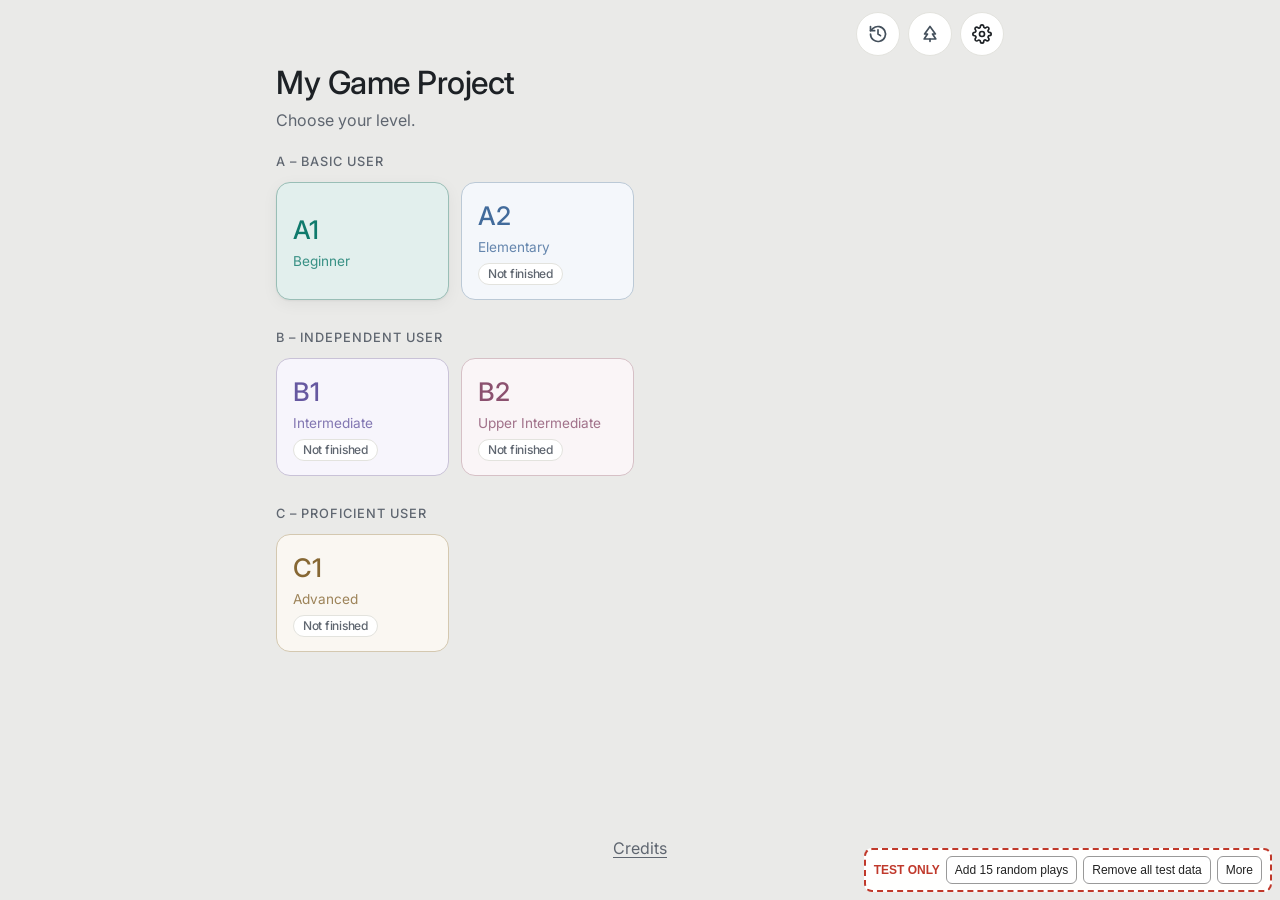
<file: game/index.html>
<!DOCTYPE html>
<html lang="en">
<head>
<meta charset="UTF-8">
<meta name="viewport" content="width=device-width, initial-scale=1">
<meta name="color-scheme" content="light dark">
<title>My Game Project</title>
<script>
  // Apply the saved theme before first paint (see DESIGN.md "Light and dark mode").
  try {
    var savedTheme = localStorage.getItem('lg-theme');
    if (savedTheme === 'light' || savedTheme === 'dark') document.documentElement.dataset.theme = savedTheme;
    // Trick or Treat (the Halloween theme): applied before first paint too (see js/theme.js).
    document.documentElement.dataset.halloween = localStorage.getItem('lg-halloween') === '1' ? 'on' : 'off';
  } catch (e) { /* storage unavailable: follow the device */ }
</script>
<link rel="preconnect" href="https://fonts.googleapis.com">
<link rel="preconnect" href="https://fonts.gstatic.com" crossorigin>
<link rel="stylesheet" href="https://fonts.googleapis.com/css2?family=Inter:wght@400;500&display=swap">
<link rel="stylesheet" href="css/colors.css">
<link rel="stylesheet" href="css/layout.css">
<link rel="stylesheet" href="css/quiz.css">
<link rel="stylesheet" href="css/results.css">
<link rel="stylesheet" href="css/history.css">
<link rel="stylesheet" href="css/dialogs.css">
<link rel="stylesheet" href="css/halloween.css">
</head>
<body>

<header class="topbar" id="topbar">
  <span class="topbar-ghost" aria-hidden="true"><svg viewBox="0 0 32 32" width="30" height="30" fill="none" stroke="currentColor" stroke-width="1.8" stroke-linecap="round" stroke-linejoin="round"><path d="M7 27 V14 C7 8.5 11 5 16 5 C21 5 25 8.5 25 14 V27 L21.5 24 L18.5 27 L16 24.5 L13.5 27 L10.5 24 Z"/><circle cx="12.5" cy="14" r="1.6" fill="currentColor"/><circle cx="19.5" cy="14" r="1.6" fill="currentColor"/><path d="M13.5 19 Q16 21 18.5 19"/></svg></span>
  <button class="icon-btn" id="home-btn" type="button" title="Main menu" aria-label="Main menu" data-i18n-label="mainMenu"></button>
  <button class="icon-btn" id="history-btn" type="button" title="History" aria-label="History" data-i18n-label="historyTitle"></button>
  <button class="icon-btn" id="tree-btn" type="button" title="Menu tree" aria-label="Menu tree" data-i18n-label="menuTree"></button>
  <button class="icon-btn" id="settings-btn" type="button" title="Settings" aria-label="Settings" data-i18n-label="settings"></button>
</header>

<main id="app">

  <!-- Screen: level selection (root, no back button) -->
  <section id="screen-level" class="screen">
    <h1>My Game Project</h1>
    <p class="subtitle" data-i18n="chooseLevel">Choose your level.</p>
    <div id="level-buttons"></div>
  </section>

  <!-- Screen: category (Vocabulary / Grammar) -->
  <section id="screen-category" class="screen" hidden>
    <button class="back-btn" data-back="level" data-i18n="backArrow">&larr; Back</button>
    <h1 data-i18n="practiceTitle">What do you want to practice?</h1>
    <p class="breadcrumb"></p>
    <div class="grid" id="category-buttons"></div>
  </section>

  <!-- Screen: topic -->
  <section id="screen-topic" class="screen" hidden>
    <button class="back-btn" data-back="category" data-i18n="backArrow">&larr; Back</button>
    <h1 data-i18n="topicTitle">Choose a topic</h1>
    <p class="breadcrumb"></p>
    <div class="grid" id="topic-buttons"></div>
  </section>

  <!-- Screen: question type -->
  <section id="screen-type" class="screen" hidden>
    <button class="back-btn" data-back="topic" data-i18n="backArrow">&larr; Back</button>
    <h1 data-i18n="typeTitle">Choose a question type</h1>
    <p class="breadcrumb"></p>
    <div class="grid" id="type-buttons"></div>
  </section>

  <!-- Screen: difficulty + same-duration switch -->
  <section id="screen-difficulty" class="screen" hidden>
    <button class="back-btn" data-back="type" data-i18n="backArrow">&larr; Back</button>
    <h1 data-i18n="difficultyTitle">Choose a difficulty</h1>
    <p class="breadcrumb"></p>
    <div class="grid" id="difficulty-buttons"></div>
    <label class="switch-row">
      <span class="switch">
        <input type="checkbox" id="same-duration-switch">
        <span class="slider"></span>
      </span>
      <span data-i18n="sameDuration">Same duration per question across all difficulty settings</span>
    </label>
  </section>

  <!-- Screen: quiz (game page: no credits, no top bar) -->
  <section id="screen-quiz" class="screen" hidden>
    <button class="back-btn" id="quiz-quit" data-i18n="backArrow">&larr; Back</button>
    <p class="breadcrumb"></p>
    <div class="quiz-meta">
      <span id="quiz-progress"></span>
      <span id="quiz-score"></span>
      <span id="quiz-timer-text"></span>
    </div>
    <div class="timer-bar" id="quiz-timer-bar"><div class="timer-fill" id="quiz-timer-fill"></div></div>
    <div id="quiz-question" class="card" lang="en"></div>
    <div id="quiz-feedback" class="feedback" hidden></div>
    <button id="quiz-next" class="primary" hidden>Next</button>
  </section>

  <!-- Screen: results -->
  <section id="screen-results" class="screen" hidden>
    <button class="back-btn" data-back="difficulty" data-i18n="backArrow">&larr; Back</button>
    <h1 data-i18n="resultsTitle">Your results</h1>
    <p class="breadcrumb"></p>
    <div class="card results-hero">
      <p class="results-score" id="results-score"></p>
      <ul class="results-summary" id="results-summary"></ul>
      <div class="actions">
        <button class="primary" id="results-next" data-i18n="nextExercise">Next exercise</button>
        <button id="results-retry" data-i18n="retry">Retry</button>
        <button id="results-home" data-i18n="mainMenu">Main menu</button>
      </div>
      <button class="link-btn history-link" id="results-history" type="button"><span class="history-link-icon" id="results-history-icon" aria-hidden="true"></span><span data-i18n="historyLink">See your history</span></button>
    </div>
    <div class="card tips results-tip" id="results-tip" hidden>
      <ul class="tips-list" id="results-tip-list"></ul>
    </div>
    <ol class="results-list" id="results-list"></ol>
  </section>

  <!-- Screen: history (the list of finished plays, newest first; built by js/history-screen.js) -->
  <section id="screen-history" class="screen" hidden>
    <button class="back-btn" id="history-back" type="button" data-i18n="backArrow">&larr; Back</button>
    <h1 data-i18n="historyTitle">History</h1>
    <p class="subtitle" data-i18n="historySubtitle">Your previous plays, newest first.</p>
    <p class="history-quit-count" id="history-quit-count" hidden></p>
    <div class="card overall" id="overall" hidden>
      <p class="overall-title" id="overall-title" data-i18n="overallTitle">Your overall result</p>
      <div id="overall-main">
        <div class="segmented" role="group" aria-labelledby="overall-title">
          <button type="button" id="overall-all" aria-pressed="true" data-i18n="overallAll">All plays</button>
          <button type="button" id="overall-recent" aria-pressed="false" data-i18n="overallRecent">Recent plays</button>
        </div>
        <div id="overall-body" aria-live="polite">
          <p class="overall-score" id="overall-score"></p>
          <p class="overall-comment" id="overall-comment"></p>
          <div class="history-pills overall-pills" id="overall-pills"></div>
          <p class="overall-note" id="overall-recent-note" hidden></p>
          <p class="overall-note" id="overall-weights"></p>
          <p class="overall-note" id="overall-few" hidden></p>
        </div>
      </div>
      <p class="overall-empty" id="overall-empty" hidden></p>
    </div>
    <div class="card tips" id="tips" hidden>
      <p class="tips-title" id="tips-title" data-i18n="tipsTitle">Tips for you</p>
      <ul class="tips-list" id="tips-list" aria-labelledby="tips-title"></ul>
    </div>
    <p class="history-message" id="history-message" hidden></p>
    <ol class="history-list" id="history-list"></ol>
    <p class="history-count" id="history-count" tabindex="-1" aria-live="polite"></p>
    <button class="history-more" id="history-more" type="button" data-i18n="historyMore">More</button>
    <div class="history-how" id="history-how">
      <p class="history-how-title" data-i18n="historyHowTitle">How your history works</p>
      <ul>
        <li id="history-note"></li>
        <li data-i18n="historyHowReloads">Only reloads are noticed: if you close the tab or the browser during a quiz, nothing is saved.</li>
        <li data-i18n="historyHowAgain">Play again starts the quiz from the beginning.</li>
        <li data-i18n="overallQuitNote">Quit plays are not counted in your overall result.</li>
      </ul>
    </div>
    <div class="history-resets" id="history-resets" hidden>
      <button type="button" class="link-btn history-danger" id="history-clear" data-i18n="historyClearButton">Clear history</button>
      <button type="button" class="link-btn history-danger" id="history-reset" data-i18n="overallResetButton">Reset calculation</button>
    </div>
  </section>

  <!-- Screen: one play of the history (the summary and the questions to review) -->
  <section id="screen-history-detail" class="screen" hidden>
    <button class="back-btn" id="history-detail-back" type="button" data-i18n="backArrow">&larr; Back</button>
    <h1 id="history-detail-title"></h1>
    <p class="subtitle" id="history-detail-sub"></p>
    <div class="card results-hero">
      <p class="results-score" id="history-detail-score"></p>
      <ul class="results-summary" id="history-detail-summary"></ul>
    </div>
    <h2 class="history-review-title" data-i18n="historyReview">Questions to review</h2>
    <ol class="results-list" id="history-detail-list"></ol>
  </section>

</main>

<footer id="credits-footer">
  <button class="link-btn" id="credits-btn" data-i18n="credits">Credits</button>
</footer>

<div class="walker" id="walker" aria-hidden="true" hidden></div>

<div class="tree-overlay" id="tree-overlay" hidden>
  <aside class="tree-panel" role="dialog" aria-modal="true" aria-labelledby="tree-title">
    <div class="tree-head">
      <h2 id="tree-title" data-i18n="treeTitle">Where you are</h2>
      <button type="button" class="tree-close" id="tree-close" data-i18n="close">Close</button>
    </div>
    <ol class="tree" id="tree-list"></ol>
  </aside>
</div>

<div class="modal-overlay" id="modal-overlay" hidden>
  <div class="modal" role="dialog" aria-modal="true" aria-labelledby="modal-title">
    <div class="modal-head">
      <button type="button" class="icon-btn" id="modal-back" title="Back" aria-label="Back" data-i18n-label="back" hidden></button>
      <h2 id="modal-title"></h2>
    </div>
    <div id="modal-body"></div>
    <div class="actions" id="modal-actions"></div>
  </div>
</div>

<script src="data/start.js"></script>
<script src="data/questions/a1-vocabulary-00-greetings-and-feelings.js"></script>
<script src="data/questions/a1-vocabulary-01-numbers-and-amounts.js"></script>
<script src="data/glossary/a1.js"></script>

<script src="js/config.js"></script>
<script src="js/texts.js"></script>
<script src="js/topics.js"></script>
<script src="js/core.js"></script>
<script src="js/language.js"></script>
<script src="js/theme.js"></script>
<script src="js/sound.js"></script>
<script src="js/confetti.js"></script>
<script src="js/halloween-walker.js"></script>
<script src="js/questions.js"></script>
<script src="js/navigation.js"></script>
<script src="js/next-exercise.js"></script>
<script src="js/menu-buttons.js"></script>
<script src="js/dialogs.js"></script>
<script src="js/settings.js"></script>
<script src="js/menu-tree.js"></script>
<script src="js/quiz-flow.js"></script>
<script src="js/timer.js"></script>
<script src="js/choice.js"></script>
<script src="js/fill.js"></script>
<script src="js/match.js"></script>
<script src="js/history.js"></script>
<script src="js/overall.js"></script>
<script src="js/tips.js"></script>
<script src="js/results.js"></script>
<script src="js/history-screen.js"></script>
<script src="js/demo-data.js"></script>
<script src="js/init.js"></script>
</body>
</html>
</file>
<file: game/css/colors.css>
/* Design language: see DESIGN.md. Change token values here, not inline. */
  :root {
    --lvl-A1: #0F7A6C;
    --lvl-A2: #2F6FB8;
    --lvl-B1: #6B4FC0;
    --lvl-B2: #A8436F;
    --lvl-C1: #A0670B;
    --neutral-accent: #44505C;

    --bg: #F6F6F3;
    --surface: #FFFFFF;
    --fg: #1D2125;
    --muted: #5F6670;
    --border: #E3E3DE;
    --ok: #1E7B3C;
    --bad: #B3261E;
    --extra: #C2410C;
    --on-accent: #FFFFFF;
    --knob: #FFFFFF;
    --shadow: 0 1px 2px rgba(20, 24, 28, 0.05), 0 4px 16px rgba(20, 24, 28, 0.05);
    --shadow-lg: 0 8px 32px rgba(20, 24, 28, 0.16);
    --overlay: rgba(20, 24, 28, 0.5);
    --tint: 7%;
    --soft: 12%;

    --accent: var(--neutral-accent);
    --radius: 14px;
    --radius-sm: 10px;
    --gap: 12px;
    --font: "Inter", system-ui, -apple-system, "Segoe UI", Roboto, "Helvetica Neue", Arial, sans-serif;
    color-scheme: light;
  }

  @media (prefers-color-scheme: dark) {
    :root:not([data-theme="light"]) {
      --lvl-A1: #5CC9B8;
      --lvl-A2: #7DB1EC;
      --lvl-B1: #A894EE;
      --lvl-B2: #E89BBB;
      --lvl-C1: #E7B54F;
      --neutral-accent: #B4BEC9;
      --bg: #121417;
      --surface: #1A1D21;
      --fg: #E6E8EB;
      --muted: #9AA1AA;
      --border: #2C3137;
      --ok: #6CCB8A;
      --bad: #F08A80;
      --extra: #FB923C;
      --on-accent: #121417;
      --knob: #E6E8EB;
      --shadow: 0 1px 2px rgba(0, 0, 0, 0.3), 0 4px 16px rgba(0, 0, 0, 0.25);
      --shadow-lg: 0 8px 32px rgba(0, 0, 0, 0.5);
      --overlay: rgba(0, 0, 0, 0.66);
      --tint: 10%;
      --soft: 18%;
      color-scheme: dark;
    }
  }

  :root[data-theme="dark"] {
    --lvl-A1: #5CC9B8;
    --lvl-A2: #7DB1EC;
    --lvl-B1: #A894EE;
    --lvl-B2: #E89BBB;
    --lvl-C1: #E7B54F;
    --neutral-accent: #B4BEC9;
    --bg: #121417;
    --surface: #1A1D21;
    --fg: #E6E8EB;
    --muted: #9AA1AA;
    --border: #2C3137;
    --ok: #6CCB8A;
    --bad: #F08A80;
    --extra: #FB923C;
    --on-accent: #121417;
    --knob: #E6E8EB;
    --shadow: 0 1px 2px rgba(0, 0, 0, 0.3), 0 4px 16px rgba(0, 0, 0, 0.25);
    --shadow-lg: 0 8px 32px rgba(0, 0, 0, 0.5);
    --overlay: rgba(0, 0, 0, 0.66);
    --tint: 10%;
    --soft: 18%;
    color-scheme: dark;
  }

  /* The level accent is chosen by body[data-level]; derived tints are computed on body. */
  body[data-level="A1"] { --accent: var(--lvl-A1); }
  body[data-level="A2"] { --accent: var(--lvl-A2); }
  body[data-level="B1"] { --accent: var(--lvl-B1); }
  body[data-level="B2"] { --accent: var(--lvl-B2); }
  body[data-level="C1"] { --accent: var(--lvl-C1); }

  * { box-sizing: border-box; }

  html { -webkit-text-size-adjust: 100%; }

  body {
    --page-bg: color-mix(in srgb, var(--accent) var(--tint), var(--bg));
    --accent-soft: color-mix(in srgb, var(--accent) var(--soft), var(--surface));
    --accent-line: color-mix(in srgb, var(--accent) 40%, var(--border));
    --ok-soft: color-mix(in srgb, var(--ok) var(--soft), var(--surface));
    --bad-soft: color-mix(in srgb, var(--bad) var(--soft), var(--surface));
    margin: 0;
    min-height: 100vh;
    min-height: 100dvh;
    display: flex;
    flex-direction: column;
    background: var(--page-bg);
    color: var(--fg);
    font-family: var(--font);
    font-weight: 400;
    font-size: 16px;
    line-height: 1.5;
    transition: background-color 0.3s ease;
  }

  [hidden] { display: none !important; }
</file>
<file: game/css/layout.css>
/* Top bar (Settings button), hidden on the quiz screen */
  .topbar {
    width: 100%;
    max-width: 760px;
    margin: 0 auto;
    padding: 12px 16px 0;
    display: flex;
    justify-content: flex-end;
    gap: 8px;
  }
  .icon-btn {
    width: 44px;
    height: 44px;
    min-height: 44px;
    padding: 0;
    display: inline-flex;
    align-items: center;
    justify-content: center;
    border-radius: 50%;
  }
  .icon-btn svg { width: 20px; height: 20px; }

  main {
    flex: 1;
    width: 100%;
    max-width: 760px;
    margin: 0 auto;
    padding: 8px 16px 32px;
  }

  .screen { animation: rise 0.22s ease-out; }

  h1 {
    margin: 0 0 6px;
    font-size: clamp(1.5rem, 1.2rem + 1.2vw, 2rem);
    font-weight: 500;
    letter-spacing: -0.015em;
    line-height: 1.2;
  }
  .subtitle, .breadcrumb { margin: 0 0 20px; color: var(--muted); }
  .breadcrumb { font-size: 0.95rem; }
  .breadcrumb:empty { display: none; }

  /* Buttons */
  button {
    font: inherit;
    font-weight: 500;
    color: inherit;
    min-height: 48px;
    padding: 12px 18px;
    border: 1px solid var(--border);
    border-radius: var(--radius-sm);
    background: var(--surface);
    cursor: pointer;
    -webkit-tap-highlight-color: transparent;
    transition: background-color 0.15s, border-color 0.15s, color 0.15s, transform 0.1s;
  }
  button:hover:not(:disabled) { border-color: var(--accent-line); background: var(--accent-soft); }
  button:active:not(:disabled) { transform: scale(0.98); }
  button:focus-visible { outline: 3px solid color-mix(in srgb, var(--accent) 55%, transparent); outline-offset: 2px; }
  button:disabled { opacity: 0.55; cursor: not-allowed; }
  button.primary { background: var(--accent); border-color: var(--accent); color: var(--on-accent); }
  button.primary:hover:not(:disabled) {
    background: color-mix(in srgb, var(--accent) 86%, var(--fg));
    border-color: color-mix(in srgb, var(--accent) 86%, var(--fg));
  }

  .back-btn {
    margin: 0 0 12px -8px;
    padding: 8px 14px 8px 8px;
    min-height: 44px;
    background: transparent;
    border-color: transparent;
    color: var(--muted);
  }
  .back-btn:hover:not(:disabled) { color: var(--fg); }

  .card {
    background: var(--surface);
    border: 1px solid var(--border);
    border-radius: var(--radius);
    box-shadow: var(--shadow);
    padding: 20px;
  }

  /* Menu grids: 2 columns on phones, auto-fill on wider screens */
  .grid { display: grid; grid-template-columns: repeat(2, minmax(0, 1fr)); gap: var(--gap); }
  @media (min-width: 600px) {
    .grid { grid-template-columns: repeat(auto-fill, minmax(160px, 1fr)); }
  }
  .menu-btn {
    position: relative;
    min-height: 72px;
    padding: 14px 16px;
    border-radius: var(--radius);
    box-shadow: var(--shadow);
    text-align: left;
    display: flex;
    flex-direction: column;
    justify-content: center;
    gap: 2px;
  }
  .menu-btn small { color: var(--muted); font-weight: 400; font-size: 0.9rem; }
  /* The quiz suggested by "Next exercise" on the Difficulty screen */
  .menu-btn.is-next { border-color: var(--accent); box-shadow: 0 0 0 2px var(--accent); }
  .next-tag {
    position: absolute;
    top: 8px;
    right: 10px;
    padding: 1px 9px;
    border-radius: 999px;
    background: var(--accent);
    color: var(--on-accent);
    font-size: 0.75rem;
    font-weight: 500;
    line-height: 1.5;
  }

  .level-btn {
    --chip: var(--accent);
    min-height: 96px;
    font-size: 1.6rem;
    letter-spacing: -0.01em;
    color: var(--chip);
    background: color-mix(in srgb, var(--chip) var(--soft), var(--surface));
    border-color: color-mix(in srgb, var(--chip) 35%, var(--border));
  }
  .level-btn small { color: var(--chip); opacity: 0.8; font-size: 0.85rem; letter-spacing: 0; }
  .level-group + .level-group { margin-top: 28px; }
  .level-group-title {
    margin: 0 0 10px;
    font-size: 0.8rem;
    font-weight: 500;
    letter-spacing: 0.08em;
    text-transform: uppercase;
    color: var(--muted);
  }
  .level-btn:hover:not(:disabled) {
    background: color-mix(in srgb, var(--chip) calc(var(--soft) * 1.7), var(--surface));
    border-color: var(--chip);
  }

  /* Unfinished buttons: the part behind them has no real questions yet. Grayed (softer, no shadow, muted text) but still
     clickable (they open "Go back / Go there"), and the text keeps its contrast: no opacity. A level button keeps its
     own level color, only paler; the small tag says it in words, so color is never the only signal. */
  .menu-btn.is-unfinished {
    color: var(--muted);
    background: color-mix(in srgb, var(--surface) 55%, var(--bg));
    border-color: var(--border);
    box-shadow: none;
  }
  .menu-btn.is-unfinished:hover:not(:disabled) { background: color-mix(in srgb, var(--surface) 75%, var(--bg)); border-color: var(--muted); }
  .level-btn.is-unfinished {
    color: color-mix(in srgb, var(--chip) 60%, var(--muted));
    background: color-mix(in srgb, var(--chip) calc(var(--soft) * 0.45), var(--surface));
    border-color: color-mix(in srgb, var(--chip) 22%, var(--border));
  }
  .level-btn.is-unfinished small { color: inherit; }
  .level-btn.is-unfinished:hover:not(:disabled) {
    background: color-mix(in srgb, var(--chip) calc(var(--soft) * 0.8), var(--surface));
    border-color: color-mix(in srgb, var(--chip) 45%, var(--border));
  }
  .unfinished-tag {
    align-self: flex-start;
    margin-top: 4px;
    padding: 1px 9px;
    border: 1px solid var(--border);
    border-radius: 999px;
    background: var(--surface);
    color: var(--muted);
    font-size: 0.75rem;
    font-weight: 500;
    line-height: 1.5;
  }

  /* Switch */
  .switch-row {
    display: flex;
    align-items: center;
    gap: 14px;
    margin-top: 20px;
    padding: 14px 16px;
    min-height: 56px;
    background: var(--surface);
    border: 1px solid var(--border);
    border-radius: var(--radius);
    cursor: pointer;
  }
  .switch { position: relative; flex: none; width: 48px; height: 28px; }
  .switch input { position: absolute; inset: 0; opacity: 0; width: 100%; height: 100%; margin: 0; cursor: pointer; }
  .switch .slider {
    position: absolute;
    inset: 0;
    background: color-mix(in srgb, var(--fg) 22%, var(--surface));
    border-radius: 14px;
    pointer-events: none;
    transition: background-color 0.2s;
  }
  .switch .slider::before {
    content: "";
    position: absolute;
    top: 3px;
    left: 3px;
    width: 22px;
    height: 22px;
    background: var(--knob);
    border-radius: 50%;
    box-shadow: 0 1px 2px rgba(0, 0, 0, 0.2);
    transition: transform 0.2s ease;
  }
  .switch input:checked + .slider { background: var(--accent); }
  .switch input:checked + .slider::before { transform: translateX(20px); background: var(--on-accent); }
  .switch input:focus-visible + .slider { outline: 3px solid color-mix(in srgb, var(--accent) 55%, transparent); outline-offset: 2px; }
</file>
<file: game/css/quiz.css>
/* Quiz header */
  .quiz-meta {
    display: flex;
    flex-wrap: wrap;
    justify-content: space-between;
    align-items: center;
    gap: 8px;
    margin-bottom: 10px;
    color: var(--muted);
    font-weight: 500;
    font-variant-numeric: tabular-nums;
  }
  #quiz-timer-text { color: var(--fg); }
  #quiz-timer-text.is-extension { color: var(--extra); }
  .timer-bar {
    height: 8px;
    margin-bottom: 20px;
    border-radius: 999px;
    overflow: hidden;
    background: color-mix(in srgb, var(--accent) 16%, var(--surface));
  }
  .timer-fill { height: 100%; width: 100%; border-radius: inherit; background: var(--accent); transition: width 0.1s linear; }
  .timer-bar.is-low .timer-fill { animation: pulse 1s ease-in-out infinite; }
  .timer-bar.is-extension { background: color-mix(in srgb, var(--extra) 16%, var(--surface)); }
  .timer-bar.is-extension .timer-fill {
    background: repeating-linear-gradient(-45deg, var(--extra) 0 8px, color-mix(in srgb, var(--extra) 70%, var(--surface)) 8px 16px);
  }

  .prompt { font-size: 1.25rem; font-weight: 500; line-height: 1.45; margin: 0 0 18px; }
  .instructions { color: var(--muted); margin: 0 0 12px; }
  .options { display: grid; gap: 10px; }
  .options.two { grid-template-columns: 1fr 1fr; }
  .option { min-height: 56px; text-align: left; font-size: 1.05rem; }
  .options.two .option { text-align: center; }

  .is-correct { background: var(--ok-soft) !important; border-color: var(--ok) !important; color: var(--ok) !important; }
  .is-wrong { background: var(--bad-soft) !important; border-color: var(--bad) !important; color: var(--bad) !important; }
  button.is-correct:disabled, button.is-wrong:disabled { opacity: 1; }
  .pop { animation: pop 0.32s ease-out; }

  .check-btn { width: 100%; margin-top: 4px; }
  @media (min-width: 600px) { .check-btn { width: auto; min-width: 160px; } }

  /* Fill in the blanks */
  .word-bank {
    display: flex;
    flex-wrap: wrap;
    gap: 10px;
    min-height: 66px;
    padding: 10px;
    margin-bottom: 18px;
    background: var(--accent-soft);
    border: 1.5px dashed var(--accent-line);
    border-radius: var(--radius-sm);
  }
  .chip {
    display: inline-flex;
    align-items: center;
    min-height: 44px;
    padding: 8px 18px;
    background: var(--surface);
    border: 1px solid var(--border);
    border-radius: 999px;
    box-shadow: var(--shadow);
    font-weight: 500;
  }
  .fill-sentence { line-height: 2.4; }
  /* Typed blank: fixed width so it never hints at the word's length */
  .blank-input {
    width: 9.5em;
    max-width: 100%;
    min-height: 46px;
    padding: 4px 10px;
    vertical-align: middle;
    font: inherit;
    color: var(--fg);
    background: color-mix(in srgb, var(--accent) 6%, var(--surface));
    border: none;
    border-bottom: 2px solid var(--accent);
    border-radius: 8px 8px 0 0;
    outline: none;
  }
  .blank-input:focus-visible { background: var(--accent-soft); box-shadow: 0 0 0 2px var(--accent-line); }
  .blank-input:disabled { opacity: 1; }
  .blank-input.is-partial { background: var(--accent-soft) !important; border-color: var(--accent) !important; }

  /* SmartBoard mode: tappable bank words and a tappable blank (no typing) */
  button.chip { cursor: pointer; font: inherit; font-weight: 500; color: var(--fg); }
  .chip.is-used { opacity: 0.4; border-style: dashed; }
  .blank-slot {
    display: inline-block;
    width: 9.5em;
    max-width: 100%;
    min-height: 46px;
    padding: 4px 10px;
    vertical-align: middle;
    font: inherit;
    font-weight: 500;
    text-align: center;
    color: var(--fg);
    background: color-mix(in srgb, var(--accent) 6%, var(--surface));
    border: none;
    border-bottom: 2px solid var(--accent);
    border-radius: 8px 8px 0 0;
    cursor: pointer;
  }
  .blank-slot:disabled { opacity: 1; }

  /* Matching */
  /* Phones: the word column is only as wide as its longest word (words never break), the meanings get
     the rest, and the pair badge sits on the top-right corner, so no text space is kept free for it.
     Wider screens: equal columns, badge inside the box on the right. */
  .match-columns { display: grid; grid-template-columns: auto 1fr; gap: var(--gap); margin-bottom: 16px; }
  .match-col { display: grid; gap: 10px; align-content: start; }
  .match-item { position: relative; min-height: 52px; padding: 10px 12px; text-align: left; overflow-wrap: anywhere; }
  .match-col:first-child .match-item { overflow-wrap: normal; }
  .match-item[data-pair] { border-color: var(--accent-line); }
  .match-item.is-selected { border-color: var(--accent); background: var(--accent-soft); box-shadow: inset 0 0 0 1px var(--accent); }
  .match-item[data-pair]::after {
    content: attr(data-pair);
    position: absolute;
    top: -8px;
    right: -8px;
    width: 22px;
    height: 22px;
    display: flex;
    align-items: center;
    justify-content: center;
    border-radius: 50%;
    background: var(--accent);
    color: var(--on-accent);
    font-size: 0.8rem;
  }
  @media (min-width: 600px) {
    .match-columns { grid-template-columns: 1fr 1fr; }
    .match-item { padding: 12px 42px 12px 18px; }
    .match-item[data-pair]::after { top: 50%; right: 10px; width: 24px; height: 24px; transform: translateY(-50%); }
  }

  .feedback {
    margin: 16px 0;
    padding: 14px 16px;
    border: 1px solid var(--border);
    border-radius: var(--radius-sm);
    animation: rise 0.25s ease-out;
  }
  .feedback.ok { background: var(--ok-soft); border-color: color-mix(in srgb, var(--ok) 40%, var(--surface)); }
  .feedback.bad { background: var(--bad-soft); border-color: color-mix(in srgb, var(--bad) 40%, var(--surface)); }
  .feedback.partial { background: var(--accent-soft); border-color: var(--accent-line); }
  .feedback.ok strong { color: var(--ok); }
  .feedback.bad strong { color: var(--bad); }
  .feedback.partial strong { color: var(--accent); }
  .feedback .points { color: var(--muted); }
  .feedback p { margin: 4px 0; }
  .feedback strong { font-weight: 500; font-size: 1.1rem; }

  #quiz-next { width: 100%; }
  @media (min-width: 600px) { #quiz-next { width: auto; min-width: 160px; } }

  .actions { display: flex; flex-wrap: wrap; gap: var(--gap); margin-top: 16px; }
  .actions button { flex: 1 1 auto; }
  @media (min-width: 600px) { .actions button { flex: 0 0 auto; min-width: 140px; } }
</file>
<file: game/css/results.css>
/* Results */
  .results-hero { text-align: center; }
  .results-score { margin: 4px 0 0; font-variant-numeric: tabular-nums; }
  .score-num { font-size: 3.5rem; font-weight: 500; line-height: 1.1; color: var(--accent); letter-spacing: -0.02em; }
  .score-max { font-size: 1.25rem; color: var(--muted); }
  .score-na { font-size: 1.5rem; font-weight: 500; color: var(--accent); }
  .results-summary { display: flex; flex-wrap: wrap; justify-content: center; gap: 8px; margin: 14px 0 0; padding: 0; list-style: none; }
  .results-summary li { padding: 4px 12px; border-radius: 999px; background: var(--accent-soft); font-size: 0.9rem; }
  .results-hero .actions { justify-content: center; }
  .results-list { list-style: none; padding: 0; margin: 20px 0 0; display: grid; gap: var(--gap); }
  .results-list li {
    padding: 14px 16px;
    background: var(--surface);
    border: 1px solid var(--border);
    border-left: 4px solid var(--muted);
    border-radius: var(--radius-sm);
  }
  .results-list li.st-correct { border-left-color: var(--ok); }
  .results-list li.st-incorrect { border-left-color: var(--bad); }
  .results-list li.st-partial { border-left-color: var(--accent); }
  .results-list p { margin: 2px 0; }
  .results-list strong { font-weight: 500; }
  .results-list .label { color: var(--muted); }

  /* Footer / credits */
  footer { padding: 16px 16px 28px; text-align: center; }
  .link-btn {
    min-height: 44px;
    background: none;
    border: none;
    color: var(--muted);
    font-weight: 400;
    text-decoration: underline;
    text-underline-offset: 3px;
  }
  .link-btn:hover:not(:disabled) { background: none; color: var(--accent); }
</file>
<file: game/css/history.css>
/* History: the top bar button, the list of plays, one play in detail, the link on the results screen */
  #history-btn { color: var(--accent); }

  .history-list { list-style: none; margin: 0; padding: 0; display: grid; gap: var(--gap); }
  .history-row {
    position: relative;
    display: block;
    width: 100%;
    min-height: 0;
    padding: 14px 40px 14px 16px;
    text-align: left;
    font-weight: 400;
    background: var(--surface);
    border: 1px solid var(--border);
    border-radius: var(--radius);
    box-shadow: var(--shadow);
  }
  div.history-row { cursor: default; padding-right: 16px; }
  .history-top { display: flex; justify-content: space-between; align-items: flex-start; gap: 12px; }
  .history-date, .history-meta { display: block; color: var(--muted); font-size: 0.85rem; }
  .history-path { display: block; margin: 2px 0; font-weight: 500; }
  .history-score { flex: none; color: var(--accent); font-size: 1.6rem; font-weight: 500; line-height: 1.1; white-space: nowrap; font-variant-numeric: tabular-nums; }
  .history-score .score-num { font-size: inherit; }
  .history-score .score-max { font-size: 0.85rem; }
  .history-pills { display: flex; flex-wrap: wrap; gap: 6px; margin-top: 10px; }
  .history-pills span { padding: 2px 10px; border-radius: 999px; background: var(--accent-soft); font-size: 0.8rem; }
  .history-arrow { position: absolute; right: 14px; bottom: 10px; color: var(--accent); font-size: 1.25rem; line-height: 1; }
  .history-perfect { display: block; margin-top: 10px; color: var(--ok); font-weight: 500; }

  /* A quit play: a "Quit" tag instead of a score, where it was left, and Play again (never pressable, never counted in a calculation) */
  .history-quit-count { margin: -12px 0 16px; color: var(--muted); font-size: 0.85rem; }
  .history-quit-line { display: block; margin-top: 10px; color: var(--muted); }
  .history-again { display: inline-flex; align-items: center; gap: 6px; min-height: 40px; margin-top: 10px; padding: 6px 14px; color: var(--accent); font-weight: 500; }
  .history-again svg { width: 16px; height: 16px; }

  /* The overall result block at the top of the History screen: title, the All plays / Recent plays switch (the Settings .segmented), the number, the comment, the pills */
  .overall { margin-bottom: 16px; padding: 14px 16px; }
  .overall-title { margin: 0; color: var(--muted); font-size: 0.85rem; }
  .overall .segmented { margin: 8px 0 12px; }
  .overall-score { margin: 0; line-height: 1.1; font-variant-numeric: tabular-nums; }
  .overall-num { color: var(--accent); font-size: 2.1rem; font-weight: 500; }
  .overall-max { color: var(--muted); font-size: 0.9rem; }
  .overall-comment { margin: 6px 0 10px; }
  .overall-pills { margin: 0 0 10px; }
  .overall-note { margin: 4px 0 0; color: var(--muted); font-size: 0.85rem; }
  .overall-empty { margin: 8px 0 0; color: var(--muted); }

  /* The "Tips for you" card (History) and the one tip under the results hero: a round icon and one sentence per tip (green praise, blue suggestion, gray review: never red) */
  .tips { margin-bottom: 16px; padding: 12px 16px; }
  .tips-title { margin: 0 0 10px; color: var(--muted); font-size: 0.85rem; }
  .tips-list { list-style: none; margin: 0; padding: 0; display: grid; gap: 12px; }
  .tip { display: flex; gap: 10px; align-items: flex-start; }
  .tip-icon { flex: none; width: 28px; height: 28px; border-radius: 50%; display: inline-flex; align-items: center; justify-content: center; }
  .tip-icon svg { width: 16px; height: 16px; }
  .tip.is-good .tip-icon { color: var(--ok); background: color-mix(in srgb, var(--ok) 16%, var(--surface)); }
  .tip.is-try .tip-icon { color: var(--accent); background: var(--accent-soft); }
  .tip.is-quiet .tip-icon { color: var(--muted); background: color-mix(in srgb, var(--muted) 16%, var(--surface)); }
  .tip-body { min-width: 0; }
  .tip-text { margin: 0; line-height: 1.5; }
  .tip-action { min-height: 36px; padding: 0; color: var(--accent); }
  .tip-button { margin-top: 6px; }

  .history-message { margin: 24px 0; text-align: center; color: var(--muted); }
  .history-count { margin: 14px 0 6px; text-align: center; color: var(--muted); font-size: 0.9rem; }
  .history-count:focus { outline: none; }
  .history-more { display: block; width: 100%; margin: 4px 0 10px; }
  /* "How your history works": always visible under the More button (the 500-play note, only reloads are noticed, Play again from the beginning) */
  .history-how { margin-top: 16px; padding-top: 12px; border-top: 1px solid var(--border); color: var(--muted); font-size: 0.85rem; }
  .history-how-title { margin: 0 0 6px; text-align: center; font-weight: 500; }
  .history-how ul { margin: 0; padding: 0; list-style: none; }
  .history-how li { margin: 6px 0; }

  /* The two quiet buttons at the very bottom (Clear history, Reset calculation): plain red text, each asks first */
  .history-resets { display: flex; justify-content: center; flex-wrap: wrap; gap: 4px 20px; margin-top: 18px; padding-top: 8px; border-top: 1px solid var(--border); }
  .history-resets[hidden] { display: none; }
  .history-danger { color: var(--bad); font-size: 0.9rem; }
  .history-danger:hover:not(:disabled) { color: var(--bad); }

  .history-review-title { margin: 22px 0 -8px; color: var(--muted); font-size: 0.9rem; font-weight: 500; letter-spacing: 0.06em; text-transform: uppercase; }
  .history-qhead { display: flex; align-items: center; justify-content: space-between; gap: 8px; }
  .history-tag { padding: 1px 10px; border: 1px solid currentColor; border-radius: 999px; color: var(--muted); font-size: 0.8rem; font-weight: 500; white-space: nowrap; }
  .history-tag.is-incorrect { color: var(--bad); }
  .history-tag.is-partial { color: var(--accent); }

  /* The quiet link under the buttons of the results screen */
  .history-link { display: inline-flex; align-items: center; gap: 6px; margin-top: 10px; color: var(--accent); font-weight: 500; text-decoration: none; }
  .history-link:hover:not(:disabled) { color: var(--accent); text-decoration: underline; text-underline-offset: 3px; }
  .history-link-icon { display: inline-flex; }
  .history-link-icon svg { width: 18px; height: 18px; }
</file>
<file: game/css/dialogs.css>
/* Modal */
  .modal-overlay {
    position: fixed;
    inset: 0;
    z-index: 900;
    display: flex;
    align-items: center;
    justify-content: center;
    padding: 16px;
    background: var(--overlay);
    animation: fade 0.2s ease-out;
  }
  .modal {
    width: 100%;
    max-width: 440px;
    max-height: 90vh;
    overflow: auto;
    padding: 24px;
    background: var(--surface);
    border: 1px solid var(--border);
    border-radius: 16px;
    box-shadow: var(--shadow-lg);
    animation: rise 0.2s ease-out;
  }
  .modal-head { display: flex; align-items: center; gap: 12px; margin: 0 0 8px; }
  .modal-head .icon-btn { margin-left: -6px; flex: none; }
  .modal h2 { margin: 0; font-size: 1.35rem; font-weight: 500; }
  .modal p { color: var(--muted); }
  .modal ul { padding-left: 20px; }
  /* "Words in this game" pop-up: word, type, meaning */
  .modal ul.word-list { list-style: none; padding: 0; margin: 8px 0 0; display: grid; gap: 8px; }
  .word-list li {
    padding: 8px 12px;
    background: var(--accent-soft);
    border-radius: var(--radius-sm);
  }
  .word-list .word { font-weight: 500; }
  .modal .word-list .word-sense { margin: 2px 0 0; color: var(--fg); }
  .word-list .word-type { margin-right: 4px; color: var(--muted); font-size: 0.85rem; font-style: italic; }
  /* the word type used in this game */
  .word-list .word-type.is-used {
    color: var(--fg);
    text-decoration: underline;
    text-decoration-color: var(--accent);
    text-decoration-thickness: 2px;
    text-underline-offset: 3px;
  }

  /* Settings pop-up: one row per setting (name + control, short explanation underneath) */
  .settings { display: grid; gap: var(--gap); margin-top: 12px; }
  .setting { padding: 12px 14px; border: 1px solid var(--border); border-radius: var(--radius-sm); }
  .setting-head { display: flex; align-items: center; justify-content: space-between; gap: 14px; }
  label.setting-head { min-height: 44px; cursor: pointer; }
  .setting-name { font-weight: 500; }
  .modal .setting-help { margin: 4px 0 0; font-size: 0.9rem; color: var(--muted); }
  .segmented { display: flex; gap: 4px; margin-top: 8px; padding: 4px; background: var(--accent-soft); border-radius: var(--radius-sm); }
  .segmented button {
    flex: 1 1 0;
    min-height: 44px;
    padding: 8px;
    display: inline-flex;
    align-items: center;
    justify-content: center;
    gap: 6px;
    border: none;
    background: transparent;
    font-weight: 400;
  }
  .segmented button svg { width: 18px; height: 18px; flex: none; }
  .segmented button[aria-pressed="true"],
  .segmented button[aria-pressed="true"]:hover:not(:disabled) { background: var(--accent); color: var(--on-accent); font-weight: 500; }
  .settings-note { margin: 12px 0 0; text-align: center; font-size: 0.85rem; color: var(--muted); }
  .setting-head.can-wrap { flex-wrap: wrap; }

  /* Language toggle (Settings): a sliding pill, both names always shown (DESIGN.md "Language toggle").
     Plain elements, not buttons: a tap on a half picks that side, arrow keys pick a side, Space / Enter switch. */
  .lang-toggle {
    position: relative;
    display: grid;
    grid-template-columns: 1fr 1fr;
    flex: none;
    box-sizing: border-box;
    width: 176px;
    height: 44px;
    padding: 3px;
    border-radius: 22px;
    background: color-mix(in srgb, var(--accent) 11%, var(--surface));
    border: 1px solid color-mix(in srgb, var(--accent) 26%, var(--surface));
    cursor: pointer;
    user-select: none;
    -webkit-tap-highlight-color: transparent;
  }
  .lang-toggle:focus-visible { outline: 3px solid color-mix(in srgb, var(--accent) 55%, transparent); outline-offset: 2px; }
  .lang-thumb {
    position: absolute;
    top: 3px;
    left: 3px;
    width: calc(50% - 3px);
    height: 36px;
    border-radius: 18px;
    background: var(--accent);
    box-shadow: 0 1px 4px color-mix(in srgb, #000 28%, transparent), inset 0 1px 0 color-mix(in srgb, #fff 30%, transparent);
    transition: transform 0.3s cubic-bezier(0.22, 0.9, 0.3, 1);
  }
  .lang-toggle[aria-checked="true"] .lang-thumb { transform: translateX(100%); }
  .lang-toggle:active .lang-thumb { transform: scale(0.98); }
  .lang-toggle[aria-checked="true"]:active .lang-thumb { transform: translateX(100%) scale(0.98); }
  .lang-lbl {
    position: relative;
    display: flex;
    align-items: center;
    justify-content: center;
    font-weight: 500;
    letter-spacing: 0.01em;
    color: var(--muted);
    transition: color 0.22s ease-out;
  }
  .lang-lbl.is-on { color: var(--on-accent); }

  /* Menu tree: a drawer on the right on wide screens, a bottom sheet on phones */
  #tree-btn, #home-btn { color: var(--accent); }
  .tree-overlay {
    position: fixed;
    inset: 0;
    z-index: 890;
    background: var(--overlay);
    opacity: 0;
    transition: opacity 0.25s ease;
  }
  .tree-overlay.is-open { opacity: 1; }
  .tree-panel {
    position: absolute;
    top: 0;
    right: 0;
    bottom: 0;
    width: min(340px, 100%);
    padding: 20px;
    overflow: auto;
    background: var(--surface);
    border-left: 1px solid var(--border);
    box-shadow: var(--shadow-lg);
    transform: translateX(100%);
    transition: transform 0.28s cubic-bezier(0.2, 0.8, 0.2, 1);
    will-change: transform; /* the panel is moved on the graphics card, no repaint per frame */
  }
  .tree-overlay.is-open .tree-panel { transform: none; }
  @media (max-width: 599px) {
    .tree-panel {
      top: auto;
      left: 0;
      width: auto;
      max-height: 75vh;
      max-height: 75dvh;
      padding-bottom: max(20px, env(safe-area-inset-bottom));
      border-left: none;
      border-top: 1px solid var(--border);
      border-radius: 16px 16px 0 0;
      transform: translateY(100%);
      transition-duration: 0.22s;
    }
  }
  .tree-head { display: flex; align-items: center; justify-content: space-between; gap: 12px; margin-bottom: 12px; }
  .tree-head h2 { margin: 0; font-size: 1.35rem; font-weight: 500; }
  .tree-close { min-height: 44px; padding: 8px 14px; }
  .tree { list-style: none; margin: 0; padding: 0; }
  /* each step sits one level deeper; an elbow line joins it to the step above, a dot marks it */
  .tree li {
    position: relative;
    margin-left: calc(var(--depth) * 14px);
    padding-left: 22px;
    opacity: 0;
    transform: translateX(10px);
    transition: opacity 0.3s ease, transform 0.3s ease;
  }
  .tree-overlay.is-open .tree li {
    opacity: 1;
    transform: none;
    transition-delay: calc(0.12s + var(--i) * 0.06s);
  }
  .tree li + li::before {
    content: "";
    position: absolute;
    left: -8px;
    top: 0;
    width: 14px;
    height: 21px;
    border-left: 2px solid var(--accent-line);
    border-bottom: 2px solid var(--accent-line);
    border-bottom-left-radius: 8px;
  }
  .tree li::after {
    content: "";
    position: absolute;
    left: 0;
    top: 15px;
    width: 12px;
    height: 12px;
    border-radius: 50%;
    background: var(--accent);
  }
  .tree li.is-pending::after { background: var(--surface); border: 2px solid var(--muted); }
  .tree li.is-current::after { box-shadow: 0 0 0 4px color-mix(in srgb, var(--accent) 30%, transparent); }
  .tree-step {
    display: block;
    width: 100%;
    min-height: 56px;
    margin: 2px 0;
    padding: 8px 12px;
    text-align: left;
    border: 1px solid transparent;
    background: transparent;
    font-weight: 400;
  }
  .tree-step .cap { display: block; color: var(--muted); font-size: 0.8rem; }
  .tree-step .val { display: block; font-weight: 500; overflow-wrap: anywhere; }
  .tree li.is-pending .tree-step .val { font-weight: 400; color: var(--muted); }
  .tree li.is-current .tree-step { background: var(--accent-soft); border-color: var(--accent-line); }
  .tree-here {
    margin-left: 6px;
    padding: 0 8px;
    border-radius: 999px;
    background: var(--accent);
    color: var(--on-accent);
    font-size: 0.72rem;
    font-weight: 500;
    white-space: nowrap;
  }

  .confetti { position: fixed; inset: 0; width: 100%; height: 100%; pointer-events: none; z-index: 950; }

  @keyframes fade { from { opacity: 0; } to { opacity: 1; } }
  @keyframes rise { from { opacity: 0; transform: translateY(6px); } to { opacity: 1; transform: none; } }
  @keyframes pop { 0% { transform: scale(1); } 40% { transform: scale(1.035); } 100% { transform: scale(1); } }
  @keyframes pulse { 0%, 100% { opacity: 1; } 50% { opacity: 0.55; } }

  @media (prefers-reduced-motion: reduce) {
    *, *::before, *::after { animation: none !important; transition: none !important; }
  }
</file>
<file: game/css/halloween.css>
/* Halloween theme (Trick or Treat in Settings): html[data-halloween="on"] is set by js/theme.js and by the script in the
     page's <head>. It replaces Auto / Light / Dark while it is on: AMOLED black, one pumpkin orange, thin orange lines.
     Only token values change; layout, spacing and motion stay the same. The selector ends in :root so it beats the dark theme. */
  html[data-halloween="on"]:root {
    --lvl-A1: #FF8A1F;
    --lvl-A2: #FF9A3C;
    --lvl-B1: #FF7A00;
    --lvl-B2: #FFA94D;
    --lvl-C1: #FFB347;
    --neutral-accent: #FF8A1F;
    --bg: #000000;
    --surface: #000000;
    --fg: #F2F2F2;
    --muted: #B8B8B8;
    --border: #5A3A14;
    --ok: #4ADE80;
    --bad: #F87171;
    --extra: #FF6A00;
    --on-accent: #000000;
    --knob: #F2F2F2;
    --shadow: none;
    --shadow-lg: none;
    --overlay: rgba(0, 0, 0, 0.82);
    --tint: 0%;
    --soft: 14%;
    --line: 2px; /* width of the orange outlines: 2px so the round buttons and corners stay smooth (1px looked jagged) */
    color-scheme: dark;
  }

  /* Halloween screens: orange lines on black. Cards, menu buttons, level buttons, pop-ups and the top bar buttons get an
     orange outline; the buttons whose part is not finished keep a dashed amber one. */
  html[data-halloween="on"] .menu-btn,
  html[data-halloween="on"] .card,
  html[data-halloween="on"] .modal,
  html[data-halloween="on"] .history-row,
  html[data-halloween="on"] .icon-btn { border-color: var(--accent); border-width: var(--line); }
  html[data-halloween="on"] .history-again { border-color: var(--accent); }
  html[data-halloween="on"] .level-btn { border-color: var(--chip); border-width: var(--line); }
  html[data-halloween="on"] .menu-btn.is-unfinished,
  html[data-halloween="on"] .level-btn.is-unfinished {
    border: var(--line) dashed #5A3A14;
    background: var(--surface);
    color: #8A8A8A;
  }
  html[data-halloween="on"] .level-btn.is-unfinished small { color: #C98A3C; }
  html[data-halloween="on"] .unfinished-tag { border-color: #5A3A14; color: #C98A3C; }
  html[data-halloween="on"] .tree-panel { border-color: var(--accent); border-left-width: var(--line); }

  /* The ghost in the top bar's left corner (only in the Halloween theme) */
  .topbar-ghost { display: none; margin-right: auto; align-self: center; color: var(--accent); }
  html[data-halloween="on"] .topbar-ghost { display: inline-flex; }

  /* In Settings, Auto / Light / Dark are grayed out while Halloween is on */
  .segmented button:disabled,
  .segmented button[aria-pressed="true"]:disabled { background: transparent; color: var(--muted); font-weight: 400; opacity: 0.5; }

  /* Halloween walker (js/halloween-walker.js): a strip along the bottom, behind everything, never tappable.
     Its ground line sits just above the Credits link. */
  .walker {
    position: fixed;
    left: 0;
    right: 0;
    bottom: 72px;
    height: 110px;
    z-index: -1;
    pointer-events: none;
    overflow: hidden;
  }
  .walker svg { display: block; width: 100%; height: 100%; }
</file>
